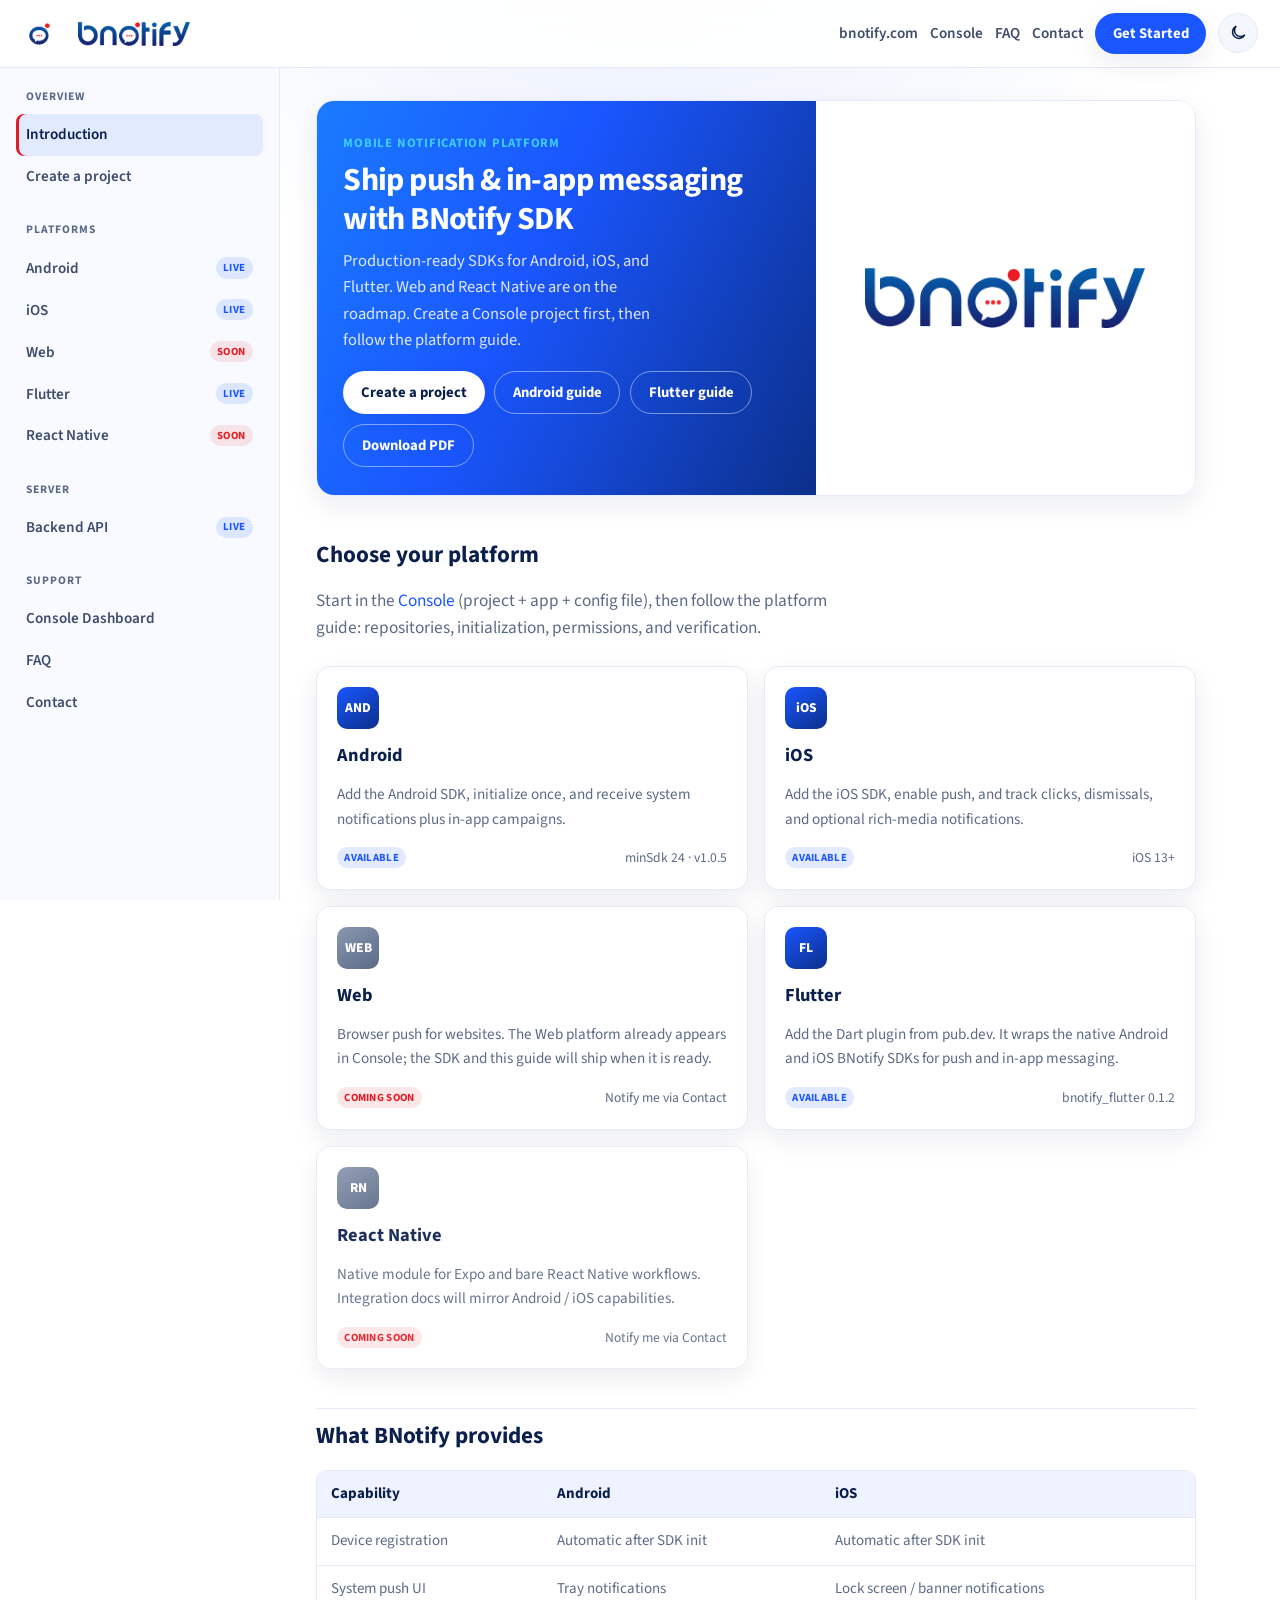
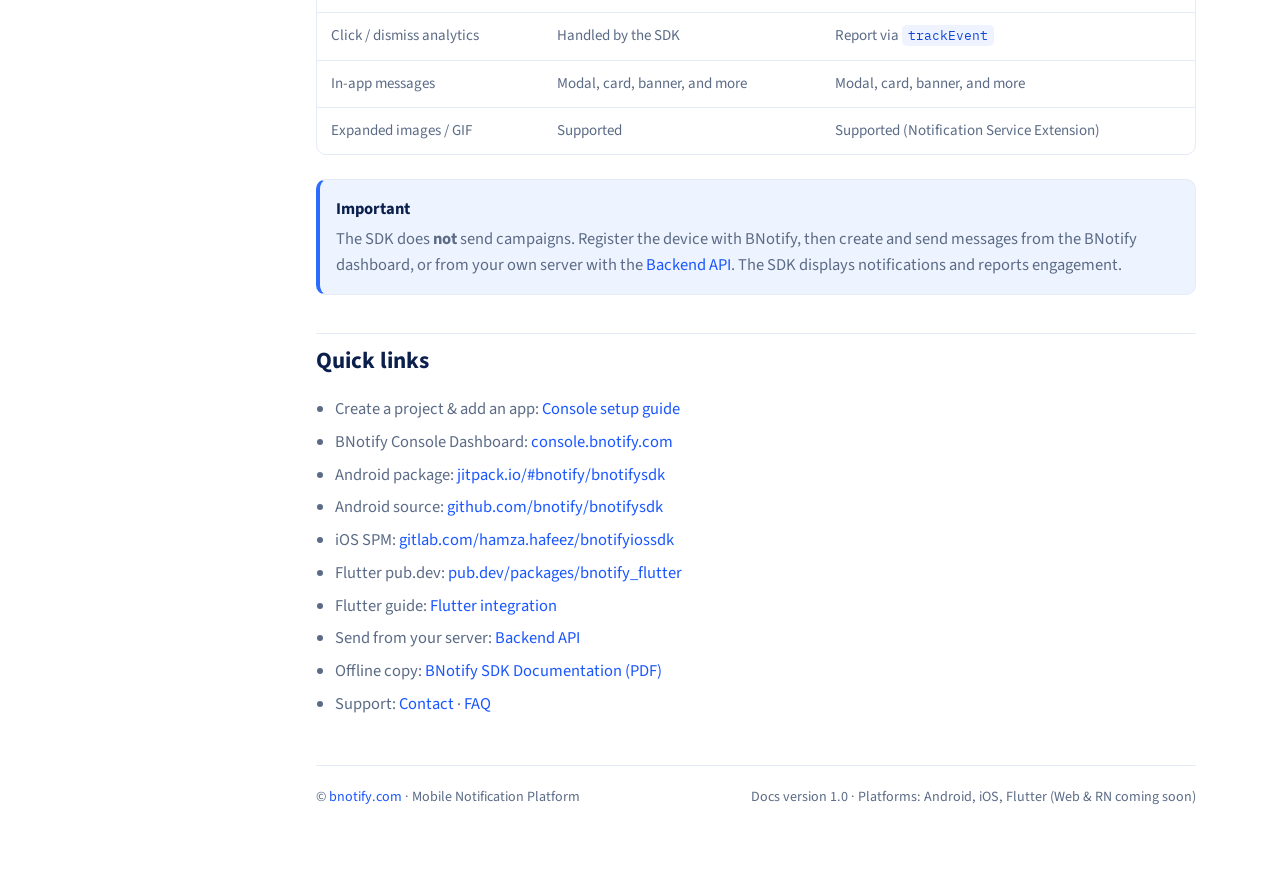
<file: index.html>
<!DOCTYPE html>
<html lang="en" data-theme="light">
<head>
  <meta charset="UTF-8" />
  <meta name="viewport" content="width=device-width, initial-scale=1" />
  <title>BNotify SDK Documentation</title>
  <meta name="description" content="Integrate BNotify push notifications and in-app messaging into Android, iOS, Web, Flutter, and React Native apps." />
  <link rel="icon" href="assets/img/icon.png" type="image/png" />
  <link rel="preconnect" href="https://fonts.googleapis.com" />
  <link rel="preconnect" href="https://fonts.gstatic.com" crossorigin />
  <link href="https://fonts.googleapis.com/css2?family=IBM+Plex+Mono:wght@400;500;600&family=Source+Sans+3:wght@400;500;600;700;800&display=swap" rel="stylesheet" />
  <link rel="stylesheet" href="assets/css/docs.css" />
  <script>
    (function () {
      var t = localStorage.getItem("bn-theme");
      document.documentElement.setAttribute("data-theme", t === "dark" ? "dark" : "light");
    })();
  </script>
</head>
<body>
  <header class="topbar">
    <a class="brand" href="index.html">
      <img class="brand-icon" src="assets/img/icon.png" alt="BNotify icon" />
      <img class="brand-logo" src="assets/img/logo.png" alt="bnotify" />
    </a>
    <div class="topbar-actions">
      <a class="topbar-link" href="https://bnotify.com/" target="_blank" rel="noopener">bnotify.com</a>
      <a class="topbar-link" href="https://console.bnotify.com/projects" target="_blank" rel="noopener">Console</a>
      <a class="topbar-link" href="faq.html">FAQ</a>
      <a class="topbar-link" href="contact.html">Contact</a>
      <a class="btn btn-primary" href="console.html">Get Started</a>
      <button class="theme-toggle" id="themeToggle" type="button" aria-label="Switch to dark theme" title="Dark theme">
        <svg class="icon-moon" viewBox="0 0 24 24" fill="none" stroke="currentColor" stroke-width="2" aria-hidden="true"><path d="M21 14.3A8.5 8.5 0 1 1 9.7 3 7 7 0 0 0 21 14.3z"/></svg>
        <svg class="icon-sun" viewBox="0 0 24 24" fill="none" stroke="currentColor" stroke-width="2" aria-hidden="true"><circle cx="12" cy="12" r="4"/><path d="M12 2v2M12 20v2M4.93 4.93l1.41 1.41M17.66 17.66l1.41 1.41M2 12h2M20 12h2M4.93 19.07l1.41-1.41M17.66 6.34l1.41-1.41"/></svg>
      </button>
      <button class="menu-toggle" id="menuToggle" aria-label="Open navigation">☰</button>
    </div>
  </header>

  <div class="layout">
    <aside class="sidebar" id="sidebar">
      <div class="sidebar-section">
        <div class="sidebar-label">Overview</div>
        <a class="nav-link" data-page="index.html" href="index.html">Introduction</a>
        <a class="nav-link" data-page="console.html" href="console.html">Create a project</a>
      </div>
      <div class="sidebar-section">
        <div class="sidebar-label">Platforms</div>
        <a class="nav-link" data-page="android.html" href="android.html">Android <span class="badge badge-live">Live</span></a>
        <a class="nav-link" data-page="ios.html" href="ios.html">iOS <span class="badge badge-live">Live</span></a>
        <a class="nav-link" data-page="web.html" href="web.html">Web <span class="badge badge-soon">Soon</span></a>
        <a class="nav-link" data-page="flutter.html" href="flutter.html">Flutter <span class="badge badge-live">Live</span></a>
        <a class="nav-link" data-page="react-native.html" href="react-native.html">React Native <span class="badge badge-soon">Soon</span></a>
      </div>
      <div class="sidebar-section">
        <div class="sidebar-label">Server</div>
        <a class="nav-link" data-page="backend-api.html" href="backend-api.html">Backend API <span class="badge badge-live">Live</span></a>
      </div>
      <div class="sidebar-section">
        <div class="sidebar-label">Support</div>
        <a class="nav-link" href="https://console.bnotify.com/projects" target="_blank" rel="noopener">Console Dashboard</a>
        <a class="nav-link" data-page="faq.html" href="faq.html">FAQ</a>
        <a class="nav-link" data-page="contact.html" href="contact.html">Contact</a>
      </div>
    </aside>

    <main class="content">
      <div class="content-inner">
        <section class="hero">
          <div class="hero-copy">
            <div class="page-kicker">Mobile Notification Platform</div>
            <h1>Ship push &amp; in-app messaging with BNotify SDK</h1>
            <p>Production-ready SDKs for Android, iOS, and Flutter. Web and React Native are on the roadmap. Create a Console project first, then follow the platform guide.</p>
            <div class="hero-actions">
              <a class="btn btn-primary" href="console.html">Create a project</a>
              <a class="btn btn-secondary" href="android.html">Android guide</a>
              <a class="btn btn-secondary" href="flutter.html">Flutter guide</a>
              <a class="btn btn-secondary" href="BNotify-SDK-Documentation.pdf">Download PDF</a>
            </div>
          </div>
          <div class="hero-brand">
            <img src="assets/img/logo.png" alt="bnotify.com — Mobile Notification Platform" />
          </div>
        </section>

        <h2>Choose your platform</h2>
        <p class="lead">Start in the <a href="console.html">Console</a> (project + app + config file), then follow the platform guide: repositories, initialization, permissions, and verification.</p>

        <div class="card-grid">
          <a class="platform-card" href="android.html">
            <div class="card-icon">AND</div>
            <h3>Android</h3>
            <p>Add the Android SDK, initialize once, and receive system notifications plus in-app campaigns.</p>
            <div class="card-foot">
              <span class="badge badge-live">Available</span>
              <span>minSdk 24 · v1.0.5</span>
            </div>
          </a>
          <a class="platform-card" href="ios.html">
            <div class="card-icon">iOS</div>
            <h3>iOS</h3>
            <p>Add the iOS SDK, enable push, and track clicks, dismissals, and optional rich-media notifications.</p>
            <div class="card-foot">
              <span class="badge badge-live">Available</span>
              <span>iOS 13+</span>
            </div>
          </a>
          <a class="platform-card" href="web.html">
            <div class="card-icon soon">WEB</div>
            <h3>Web</h3>
            <p>Browser push for websites. The Web platform already appears in Console; the SDK and this guide will ship when it is ready.</p>
            <div class="card-foot">
              <span class="badge badge-soon">Coming soon</span>
              <span>Notify me via Contact</span>
            </div>
          </a>
          <a class="platform-card" href="flutter.html">
            <div class="card-icon">FL</div>
            <h3>Flutter</h3>
            <p>Add the Dart plugin from pub.dev. It wraps the native Android and iOS BNotify SDKs for push and in-app messaging.</p>
            <div class="card-foot">
              <span class="badge badge-live">Available</span>
              <span>bnotify_flutter 0.1.2</span>
            </div>
          </a>
          <div class="platform-card disabled">
            <div class="card-icon soon">RN</div>
            <h3>React Native</h3>
            <p>Native module for Expo and bare React Native workflows. Integration docs will mirror Android / iOS capabilities.</p>
            <div class="card-foot">
              <span class="badge badge-soon">Coming soon</span>
              <span>Notify me via Contact</span>
            </div>
          </div>
        </div>

        <h2>What BNotify provides</h2>
        <div class="table-wrap">
          <table>
            <thead>
              <tr>
                <th>Capability</th>
                <th>Android</th>
                <th>iOS</th>
              </tr>
            </thead>
            <tbody>
              <tr>
                <td>Device registration</td>
                <td>Automatic after SDK init</td>
                <td>Automatic after SDK init</td>
              </tr>
              <tr>
                <td>System push UI</td>
                <td>Tray notifications</td>
                <td>Lock screen / banner notifications</td>
              </tr>
              <tr>
                <td>Click / dismiss analytics</td>
                <td>Handled by the SDK</td>
                <td>Report via <code>trackEvent</code></td>
              </tr>
              <tr>
                <td>In-app messages</td>
                <td>Modal, card, banner, and more</td>
                <td>Modal, card, banner, and more</td>
              </tr>
              <tr>
                <td>Expanded images / GIF</td>
                <td>Supported</td>
                <td>Supported (Notification Service Extension)</td>
              </tr>
            </tbody>
          </table>
        </div>

        <div class="callout info">
          <div class="callout-title">Important</div>
          <p>The SDK does <strong>not</strong> send campaigns. Register the device with BNotify, then create and send messages from the BNotify dashboard, or from your own server with the <a href="backend-api.html">Backend API</a>. The SDK displays notifications and reports engagement.</p>
        </div>

        <h2>Quick links</h2>
        <ul class="clean">
          <li>Create a project &amp; add an app: <a href="console.html">Console setup guide</a></li>
          <li>BNotify Console Dashboard: <a href="https://console.bnotify.com/" target="_blank" rel="noopener">console.bnotify.com</a></li>
          <li>Android package: <a href="https://jitpack.io/#bnotify/bnotifysdk" target="_blank" rel="noopener">jitpack.io/#bnotify/bnotifysdk</a></li>
          <li>Android source: <a href="https://github.com/bnotify/bnotifysdk" target="_blank" rel="noopener">github.com/bnotify/bnotifysdk</a></li>
          <li>iOS SPM: <a href="https://gitlab.com/hamza.hafeez/bnotifyiossdk" target="_blank" rel="noopener">gitlab.com/hamza.hafeez/bnotifyiossdk</a></li>
          <li>Flutter pub.dev: <a href="https://pub.dev/packages/bnotify_flutter" target="_blank" rel="noopener">pub.dev/packages/bnotify_flutter</a></li>
          <li>Flutter guide: <a href="flutter.html">Flutter integration</a></li>
          <li>Send from your server: <a href="backend-api.html">Backend API</a></li>
          <li>Offline copy: <a href="BNotify-SDK-Documentation.pdf">BNotify SDK Documentation (PDF)</a></li>
          <li>Support: <a href="contact.html">Contact</a> · <a href="faq.html">FAQ</a></li>
        </ul>

        <footer class="footer">
          <span>© <a href="https://bnotify.com/" target="_blank" rel="noopener">bnotify.com</a> · Mobile Notification Platform</span>
          <span>Docs version 1.0 · Platforms: Android, iOS, Flutter (Web &amp; RN coming soon)</span>
        </footer>
      </div>
    </main>
  </div>
  <script src="assets/js/docs.js"></script>
</body>
</html>
</file>
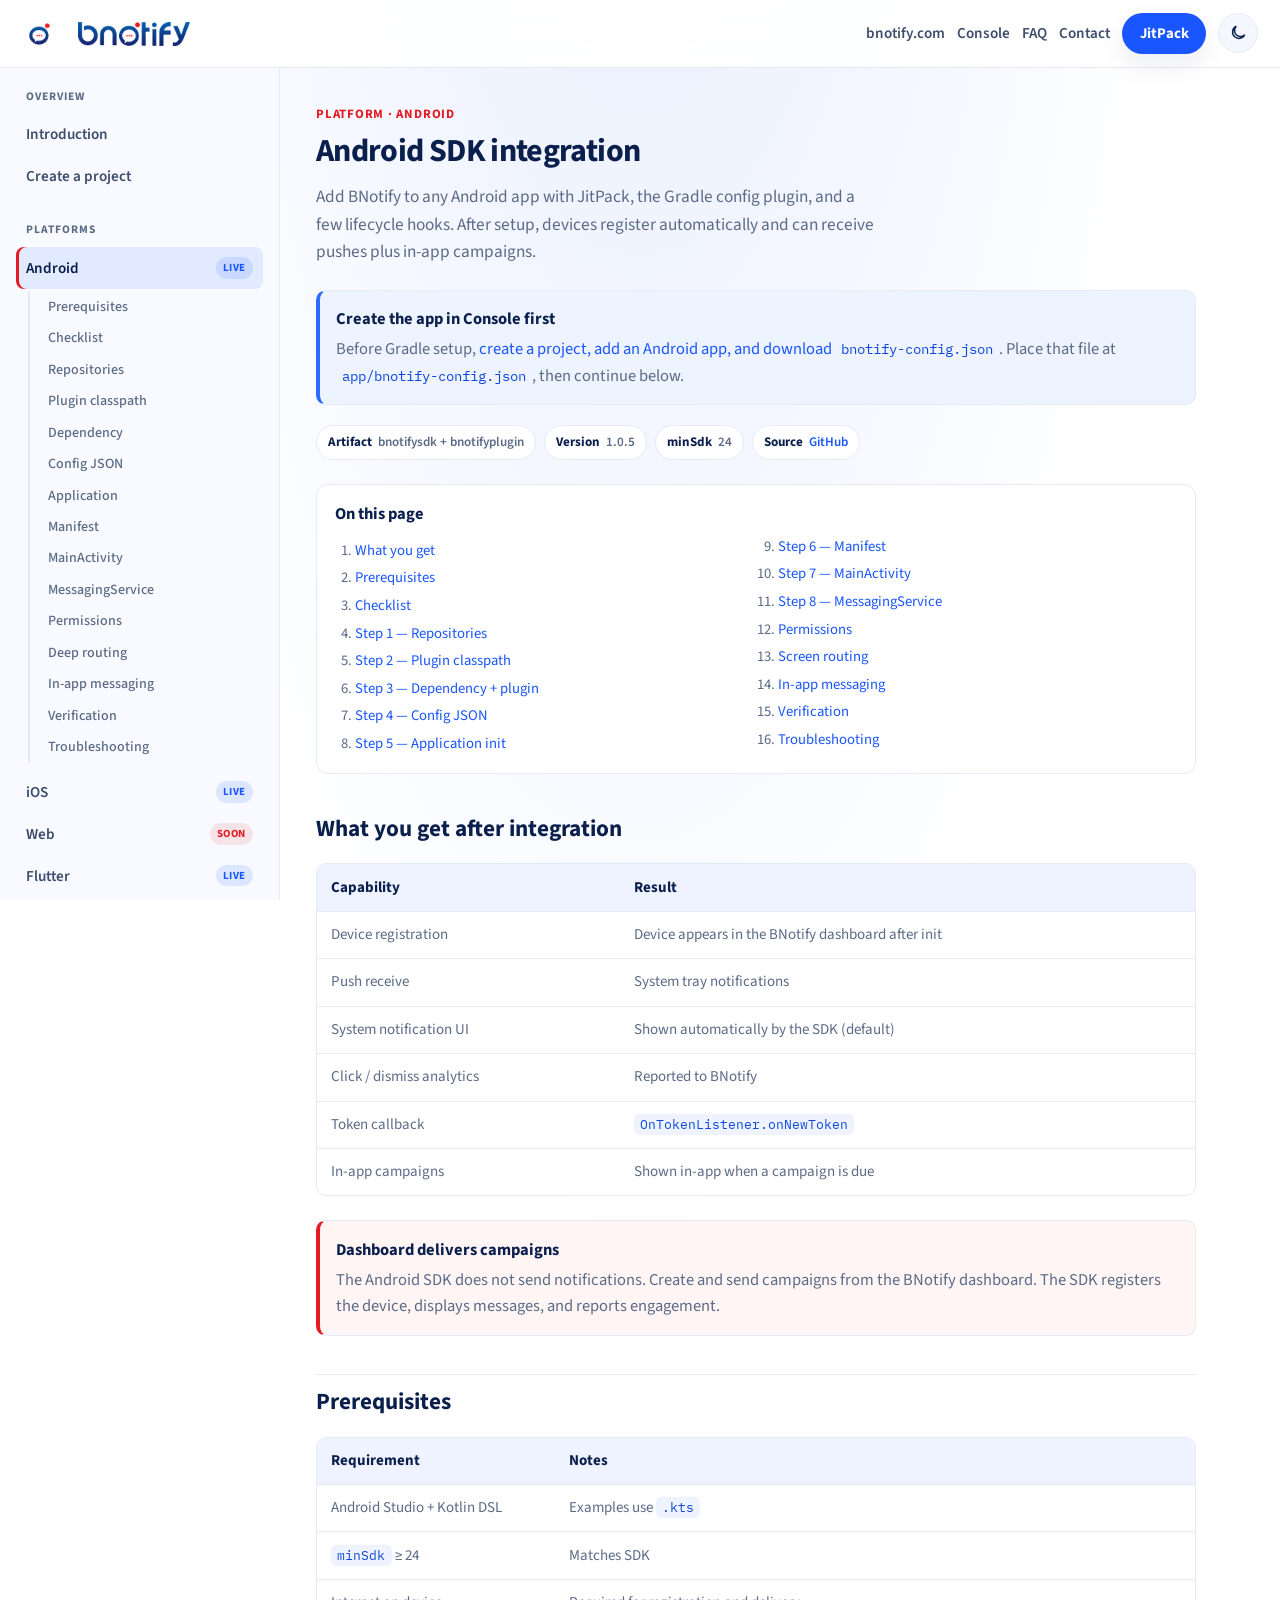
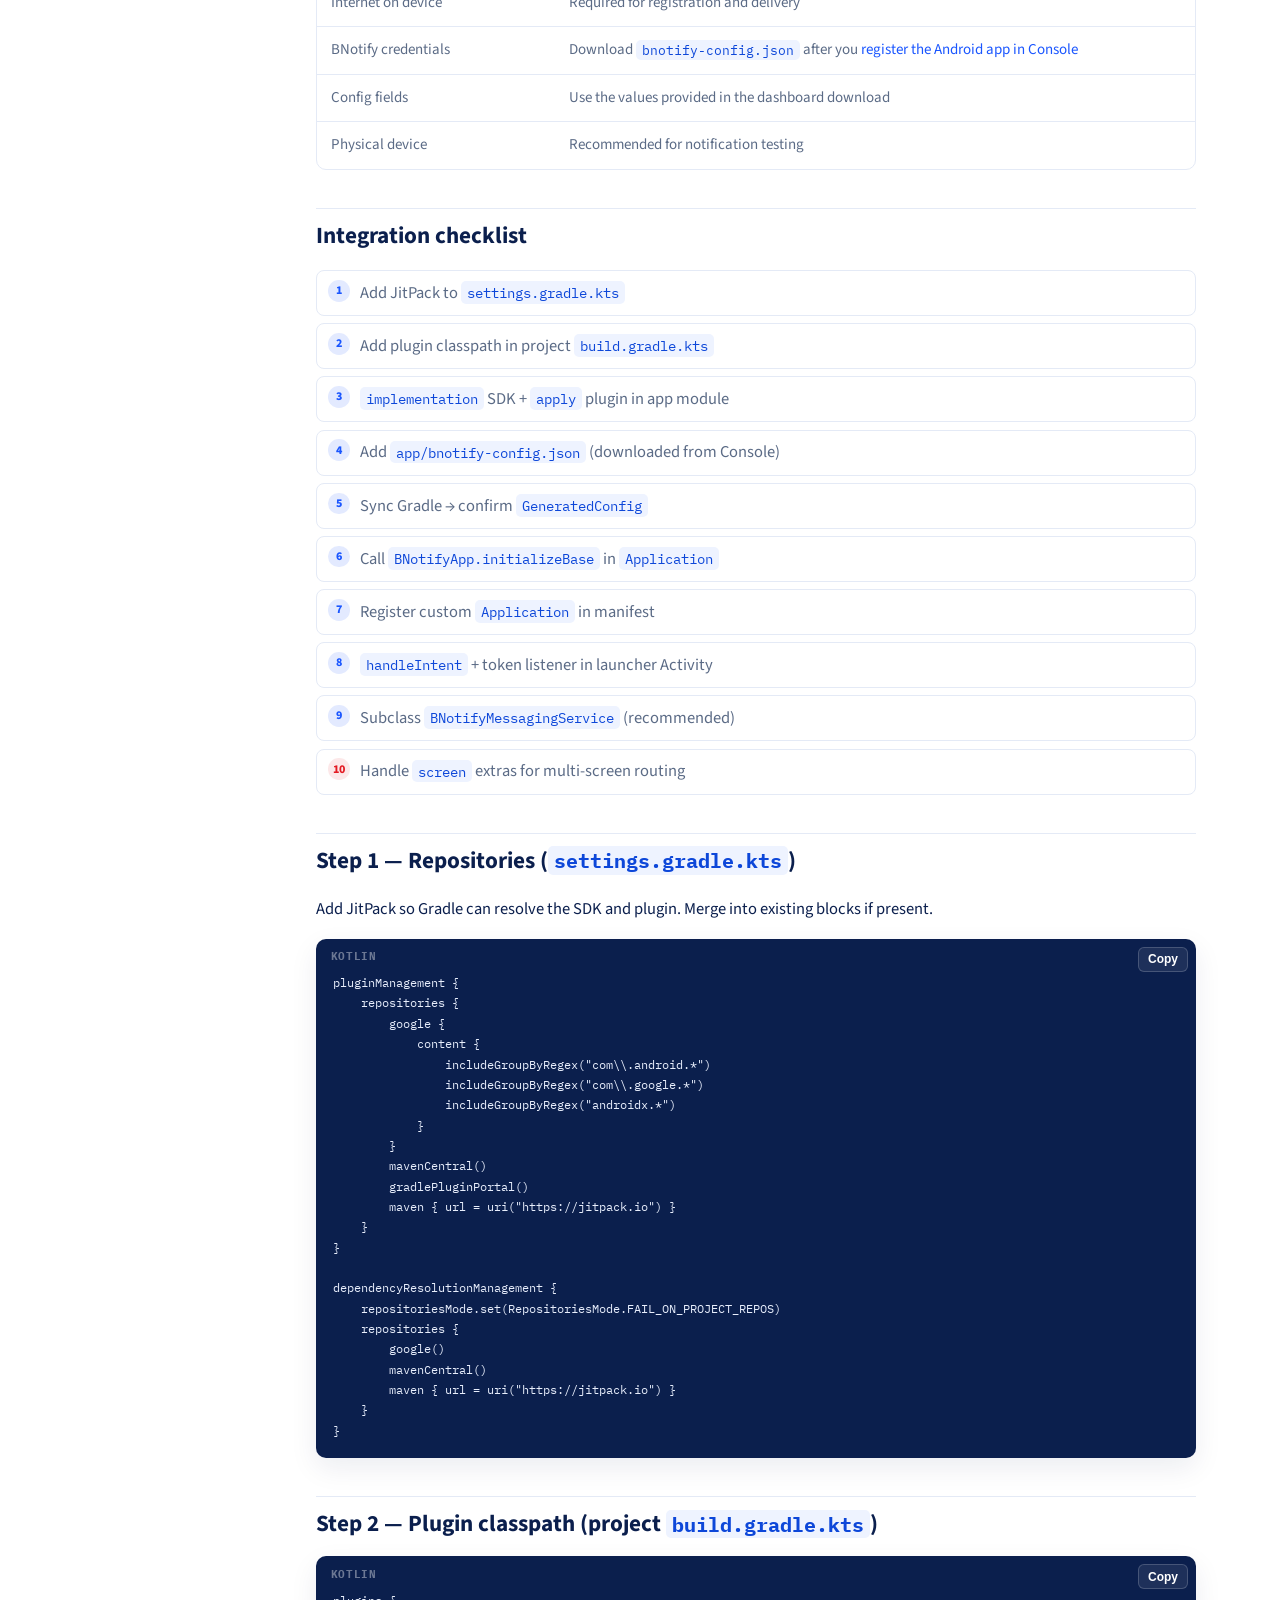
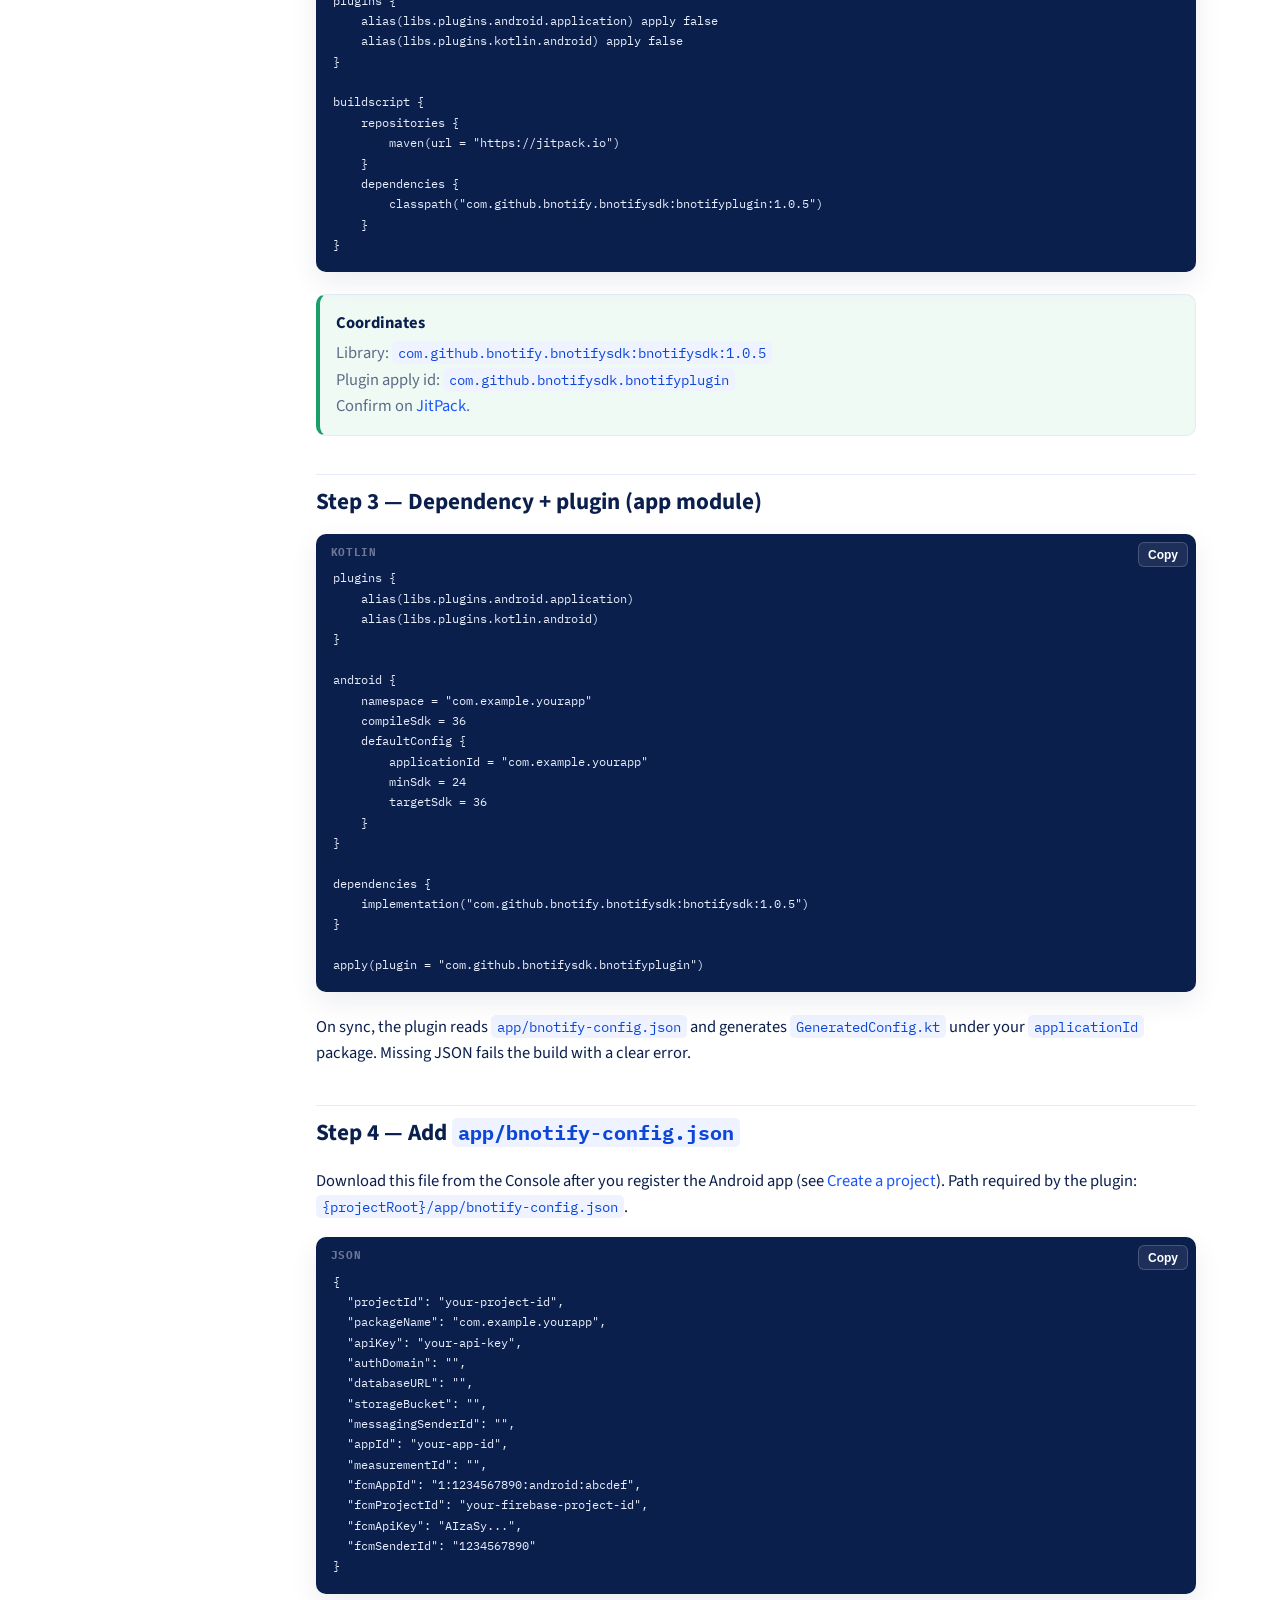
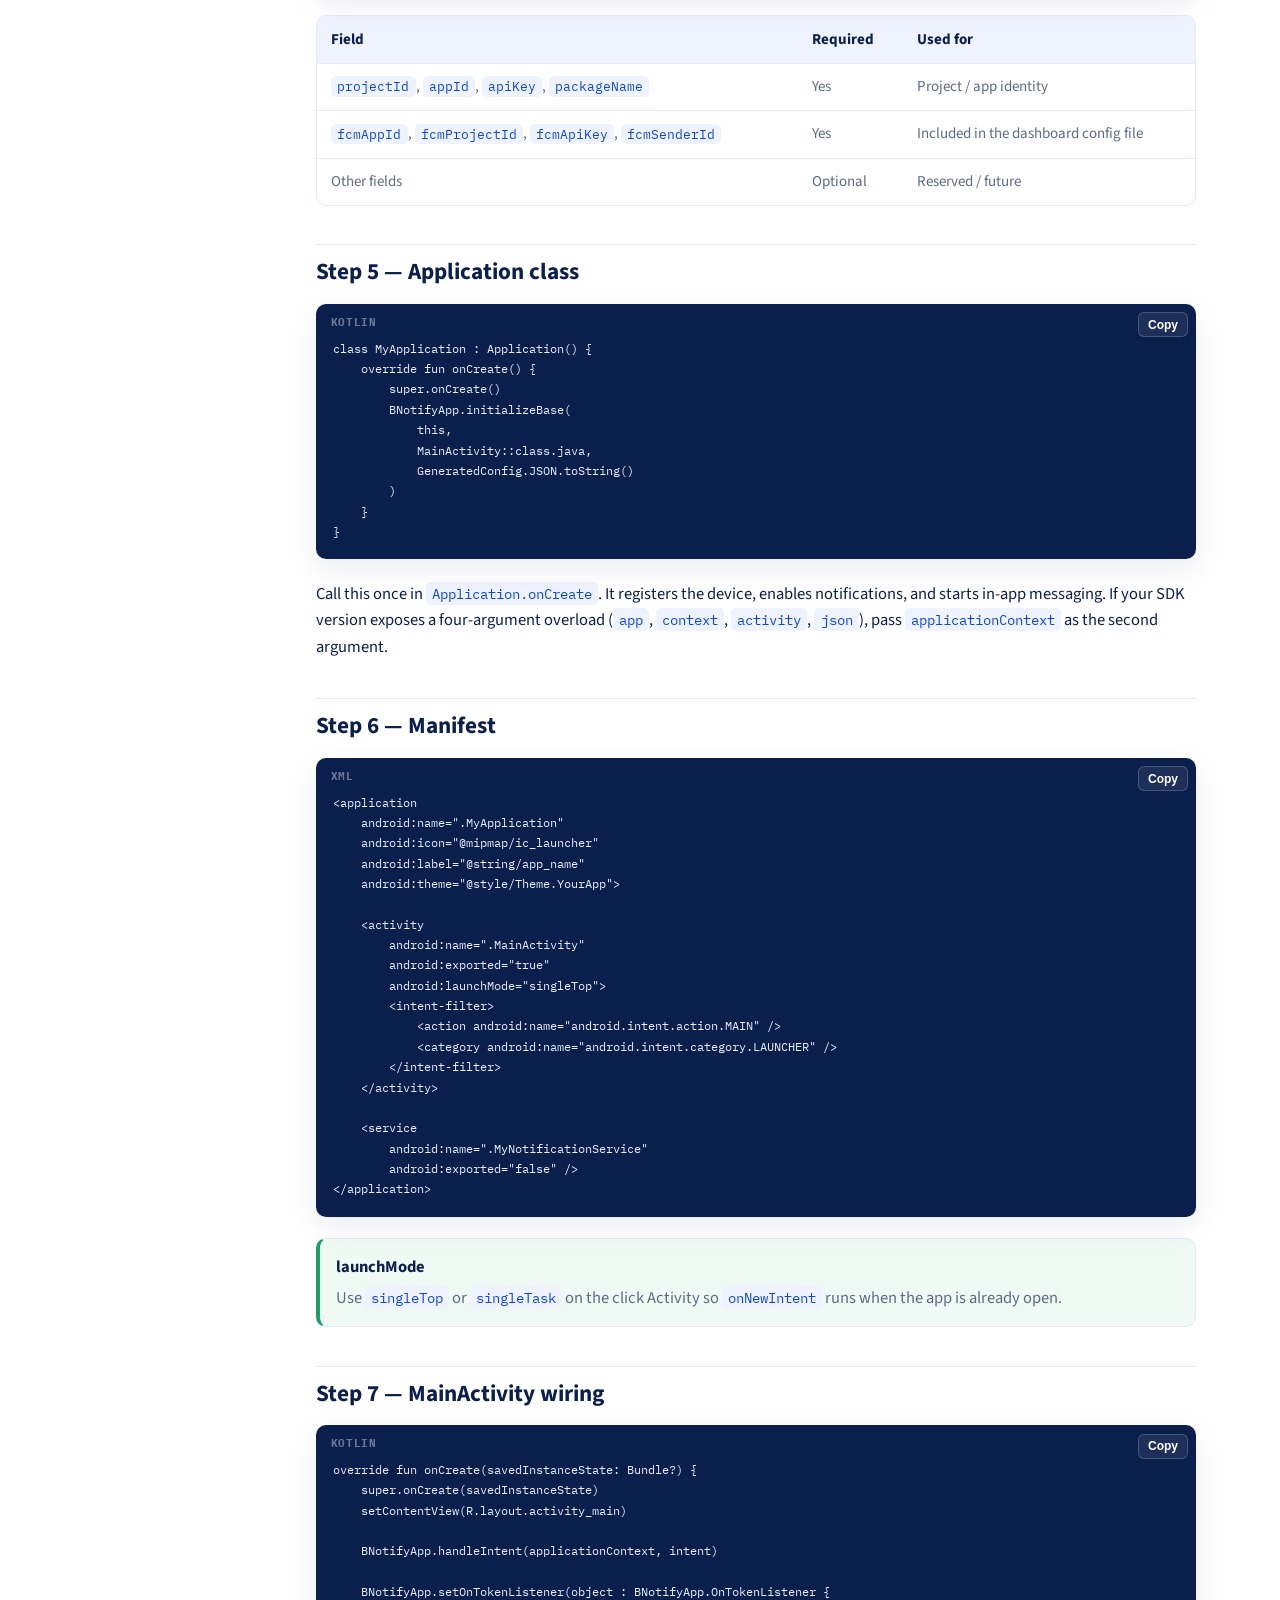
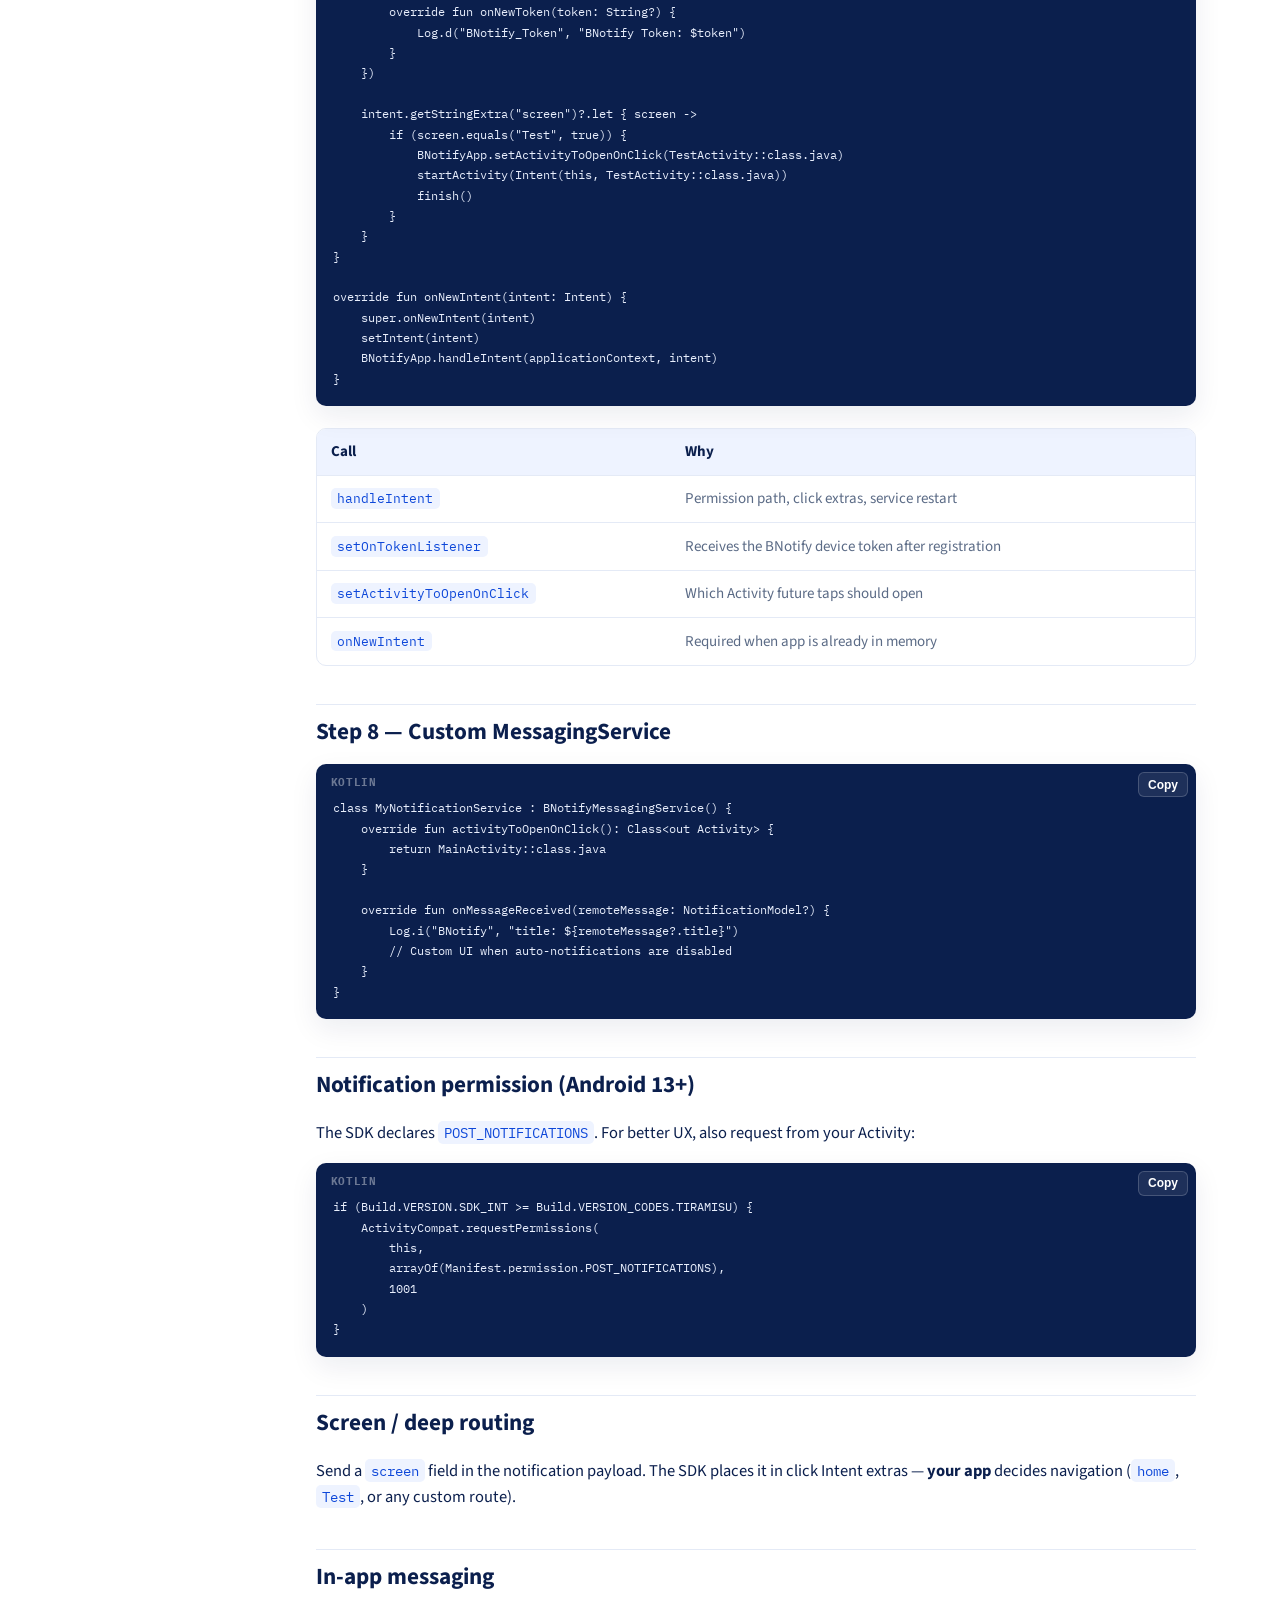
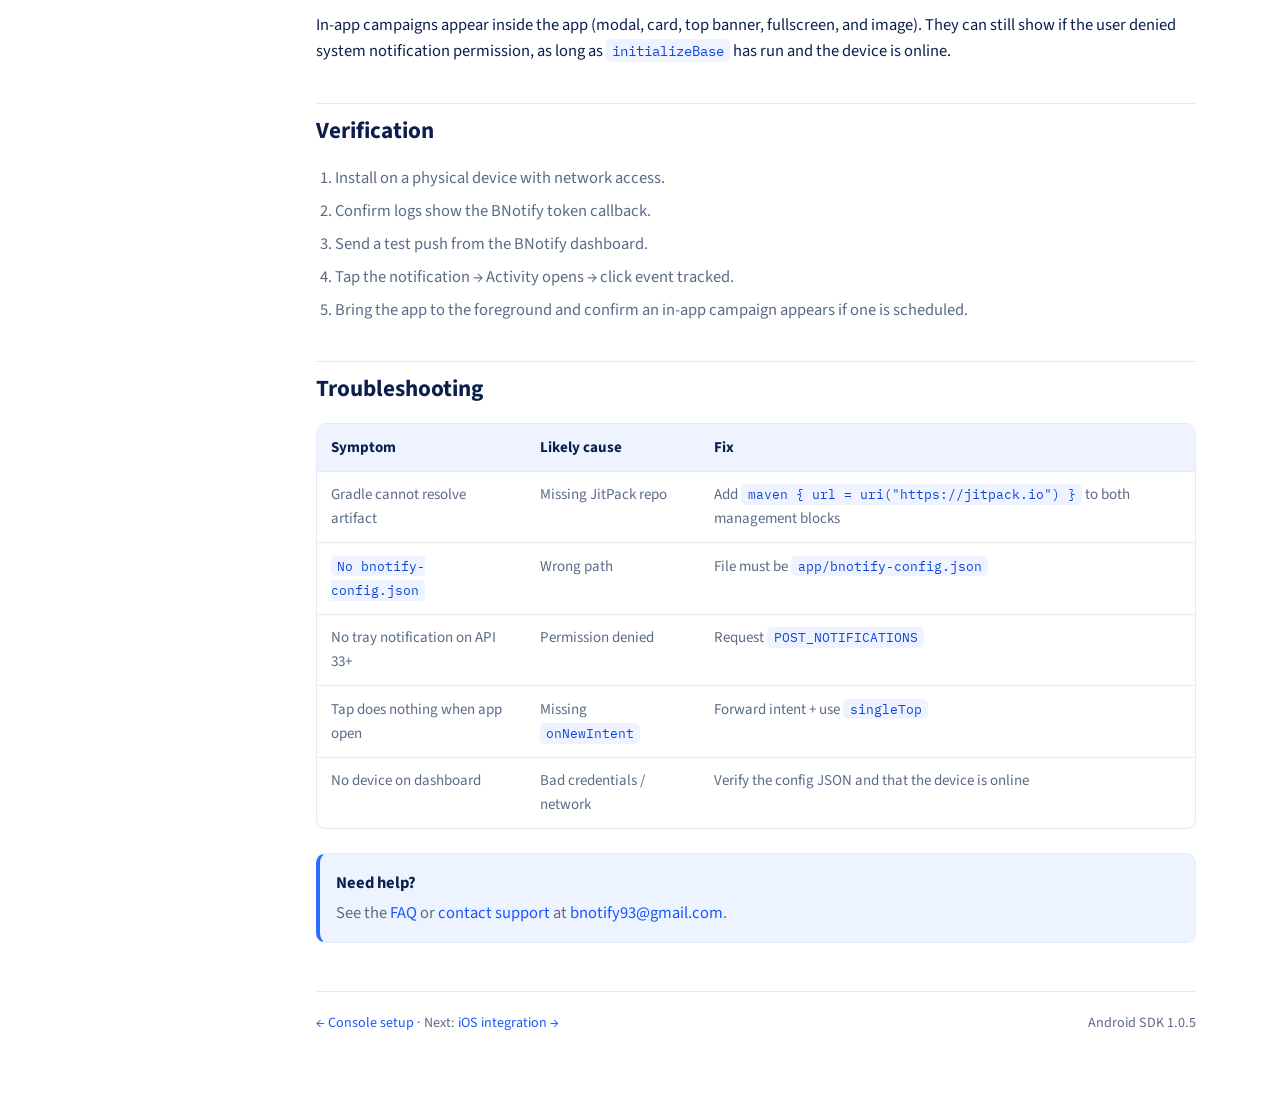
<file: android.html>
<!DOCTYPE html>
<html lang="en" data-theme="light">
<head>
  <meta charset="UTF-8" />
  <meta name="viewport" content="width=device-width, initial-scale=1" />
  <title>Android Integration — BNotify SDK</title>
  <meta name="description" content="Step-by-step guide to integrate the BNotify Android SDK via JitPack." />
  <link rel="icon" href="assets/img/icon.png" type="image/png" />
  <link rel="preconnect" href="https://fonts.googleapis.com" />
  <link rel="preconnect" href="https://fonts.gstatic.com" crossorigin />
  <link href="https://fonts.googleapis.com/css2?family=IBM+Plex+Mono:wght@400;500;600&family=Source+Sans+3:wght@400;500;600;700;800&display=swap" rel="stylesheet" />
  <link rel="stylesheet" href="assets/css/docs.css" />
  <script>
    (function () {
      var t = localStorage.getItem("bn-theme");
      document.documentElement.setAttribute("data-theme", t === "dark" ? "dark" : "light");
    })();
  </script>
</head>
<body>
  <header class="topbar">
    <a class="brand" href="index.html">
      <img class="brand-icon" src="assets/img/icon.png" alt="BNotify icon" />
      <img class="brand-logo" src="assets/img/logo.png" alt="bnotify" />
    </a>
    <div class="topbar-actions">
      <a class="topbar-link" href="https://bnotify.com/" target="_blank" rel="noopener">bnotify.com</a>
      <a class="topbar-link" href="https://console.bnotify.com/projects" target="_blank" rel="noopener">Console</a>
      <a class="topbar-link" href="faq.html">FAQ</a>
      <a class="topbar-link" href="contact.html">Contact</a>
      <a class="btn btn-primary" href="https://jitpack.io/#bnotify/bnotifysdk" target="_blank" rel="noopener">JitPack</a>
      <button class="theme-toggle" id="themeToggle" type="button" aria-label="Switch to dark theme" title="Dark theme">
        <svg class="icon-moon" viewBox="0 0 24 24" fill="none" stroke="currentColor" stroke-width="2" aria-hidden="true"><path d="M21 14.3A8.5 8.5 0 1 1 9.7 3 7 7 0 0 0 21 14.3z"/></svg>
        <svg class="icon-sun" viewBox="0 0 24 24" fill="none" stroke="currentColor" stroke-width="2" aria-hidden="true"><circle cx="12" cy="12" r="4"/><path d="M12 2v2M12 20v2M4.93 4.93l1.41 1.41M17.66 17.66l1.41 1.41M2 12h2M20 12h2M4.93 19.07l1.41-1.41M17.66 6.34l1.41-1.41"/></svg>
      </button>
      <button class="menu-toggle" id="menuToggle" aria-label="Open navigation">☰</button>
    </div>
  </header>

  <div class="layout">
    <aside class="sidebar" id="sidebar">
      <div class="sidebar-section">
        <div class="sidebar-label">Overview</div>
        <a class="nav-link" data-page="index.html" href="index.html">Introduction</a>
        <a class="nav-link" data-page="console.html" href="console.html">Create a project</a>
      </div>
      <div class="sidebar-section">
        <div class="sidebar-label">Platforms</div>
        <a class="nav-link" data-page="android.html" href="android.html">Android <span class="badge badge-live">Live</span></a>
        <div class="nav-sub">
          <a href="#prerequisites">Prerequisites</a>
          <a href="#checklist">Checklist</a>
          <a href="#step-1">Repositories</a>
          <a href="#step-2">Plugin classpath</a>
          <a href="#step-3">Dependency</a>
          <a href="#step-4">Config JSON</a>
          <a href="#step-5">Application</a>
          <a href="#step-6">Manifest</a>
          <a href="#step-7">MainActivity</a>
          <a href="#step-8">MessagingService</a>
          <a href="#permissions">Permissions</a>
          <a href="#routing">Deep routing</a>
          <a href="#inapp">In-app messaging</a>
          <a href="#verify">Verification</a>
          <a href="#troubleshoot">Troubleshooting</a>
        </div>
        <a class="nav-link" data-page="ios.html" href="ios.html">iOS <span class="badge badge-live">Live</span></a>
        <a class="nav-link" data-page="web.html" href="web.html">Web <span class="badge badge-soon">Soon</span></a>
        <a class="nav-link" data-page="flutter.html" href="flutter.html">Flutter <span class="badge badge-live">Live</span></a>
        <a class="nav-link" data-page="react-native.html" href="react-native.html">React Native <span class="badge badge-soon">Soon</span></a>
      </div>
      <div class="sidebar-section">
        <div class="sidebar-label">Server</div>
        <a class="nav-link" data-page="backend-api.html" href="backend-api.html">Backend API <span class="badge badge-live">Live</span></a>
      </div>
      <div class="sidebar-section">
        <div class="sidebar-label">Support</div>
        <a class="nav-link" href="https://console.bnotify.com/projects" target="_blank" rel="noopener">Console Dashboard</a>
        <a class="nav-link" data-page="faq.html" href="faq.html">FAQ</a>
        <a class="nav-link" data-page="contact.html" href="contact.html">Contact</a>
      </div>
    </aside>

    <main class="content">
      <div class="content-inner">
        <div class="page-kicker">Platform · Android</div>
        <h1>Android SDK integration</h1>
        <p class="lead">Add BNotify to any Android app with JitPack, the Gradle config plugin, and a few lifecycle hooks. After setup, devices register automatically and can receive pushes plus in-app campaigns.</p>

        <div class="callout info">
          <div class="callout-title">Create the app in Console first</div>
          <p>Before Gradle setup, <a href="console.html">create a project, add an Android app, and download <code>bnotify-config.json</code></a>. Place that file at <code>app/bnotify-config.json</code>, then continue below.</p>
        </div>

        <div class="meta-row">
          <span class="chip"><strong>Artifact</strong> bnotifysdk + bnotifyplugin</span>
          <span class="chip"><strong>Version</strong> 1.0.5</span>
          <span class="chip"><strong>minSdk</strong> 24</span>
          <span class="chip"><strong>Source</strong> <a href="https://github.com/bnotify/bnotifysdk" target="_blank" rel="noopener">GitHub</a></span>
        </div>

        <div class="toc-inline">
          <strong>On this page</strong>
          <ol>
            <li><a href="#what-you-get">What you get</a></li>
            <li><a href="#prerequisites">Prerequisites</a></li>
            <li><a href="#checklist">Checklist</a></li>
            <li><a href="#step-1">Step 1 — Repositories</a></li>
            <li><a href="#step-2">Step 2 — Plugin classpath</a></li>
            <li><a href="#step-3">Step 3 — Dependency + plugin</a></li>
            <li><a href="#step-4">Step 4 — Config JSON</a></li>
            <li><a href="#step-5">Step 5 — Application init</a></li>
            <li><a href="#step-6">Step 6 — Manifest</a></li>
            <li><a href="#step-7">Step 7 — MainActivity</a></li>
            <li><a href="#step-8">Step 8 — MessagingService</a></li>
            <li><a href="#permissions">Permissions</a></li>
            <li><a href="#routing">Screen routing</a></li>
            <li><a href="#inapp">In-app messaging</a></li>
            <li><a href="#verify">Verification</a></li>
            <li><a href="#troubleshoot">Troubleshooting</a></li>
          </ol>
        </div>

        <h2 id="what-you-get">What you get after integration</h2>
        <div class="table-wrap">
          <table>
            <thead><tr><th>Capability</th><th>Result</th></tr></thead>
            <tbody>
              <tr><td>Device registration</td><td>Device appears in the BNotify dashboard after init</td></tr>
              <tr><td>Push receive</td><td>System tray notifications</td></tr>
              <tr><td>System notification UI</td><td>Shown automatically by the SDK (default)</td></tr>
              <tr><td>Click / dismiss analytics</td><td>Reported to BNotify</td></tr>
              <tr><td>Token callback</td><td><code>OnTokenListener.onNewToken</code></td></tr>
              <tr><td>In-app campaigns</td><td>Shown in-app when a campaign is due</td></tr>
            </tbody>
          </table>
        </div>
        <div class="callout warn">
          <div class="callout-title">Dashboard delivers campaigns</div>
          <p>The Android SDK does not send notifications. Create and send campaigns from the BNotify dashboard. The SDK registers the device, displays messages, and reports engagement.</p>
        </div>

        <h2 id="prerequisites">Prerequisites</h2>
        <div class="table-wrap">
          <table>
            <thead><tr><th>Requirement</th><th>Notes</th></tr></thead>
            <tbody>
              <tr><td>Android Studio + Kotlin DSL</td><td>Examples use <code>.kts</code></td></tr>
              <tr><td><code>minSdk</code> ≥ 24</td><td>Matches SDK</td></tr>
              <tr><td>Internet on device</td><td>Required for registration and delivery</td></tr>
              <tr><td>BNotify credentials</td><td>Download <code>bnotify-config.json</code> after you <a href="console.html">register the Android app in Console</a></td></tr>
              <tr><td>Config fields</td><td>Use the values provided in the dashboard download</td></tr>
              <tr><td>Physical device</td><td>Recommended for notification testing</td></tr>
            </tbody>
          </table>
        </div>

        <h2 id="checklist">Integration checklist</h2>
        <ul class="checklist">
          <li><span class="mark">1</span><span>Add JitPack to <code>settings.gradle.kts</code></span></li>
          <li><span class="mark">2</span><span>Add plugin classpath in project <code>build.gradle.kts</code></span></li>
          <li><span class="mark">3</span><span><code>implementation</code> SDK + <code>apply</code> plugin in app module</span></li>
          <li><span class="mark">4</span><span>Add <code>app/bnotify-config.json</code> (downloaded from Console)</span></li>
          <li><span class="mark">5</span><span>Sync Gradle → confirm <code>GeneratedConfig</code></span></li>
          <li><span class="mark">6</span><span>Call <code>BNotifyApp.initializeBase</code> in <code>Application</code></span></li>
          <li><span class="mark">7</span><span>Register custom <code>Application</code> in manifest</span></li>
          <li><span class="mark">8</span><span><code>handleIntent</code> + token listener in launcher Activity</span></li>
          <li><span class="mark">9</span><span>Subclass <code>BNotifyMessagingService</code> (recommended)</span></li>
          <li><span class="mark opt">10</span><span>Handle <code>screen</code> extras for multi-screen routing</span></li>
        </ul>

        <h2 id="step-1">Step 1 — Repositories (<code>settings.gradle.kts</code>)</h2>
        <p>Add JitPack so Gradle can resolve the SDK and plugin. Merge into existing blocks if present.</p>
        <div class="pre-wrap">
          <span class="lang">Kotlin</span>
          <button class="copy-btn" type="button">Copy</button>
          <pre><code>pluginManagement {
    repositories {
        google {
            content {
                includeGroupByRegex("com\\.android.*")
                includeGroupByRegex("com\\.google.*")
                includeGroupByRegex("androidx.*")
            }
        }
        mavenCentral()
        gradlePluginPortal()
        maven { url = uri("https://jitpack.io") }
    }
}

dependencyResolutionManagement {
    repositoriesMode.set(RepositoriesMode.FAIL_ON_PROJECT_REPOS)
    repositories {
        google()
        mavenCentral()
        maven { url = uri("https://jitpack.io") }
    }
}</code></pre>
        </div>

        <h2 id="step-2">Step 2 — Plugin classpath (project <code>build.gradle.kts</code>)</h2>
        <div class="pre-wrap">
          <span class="lang">Kotlin</span>
          <button class="copy-btn" type="button">Copy</button>
          <pre><code>plugins {
    alias(libs.plugins.android.application) apply false
    alias(libs.plugins.kotlin.android) apply false
}

buildscript {
    repositories {
        maven(url = "https://jitpack.io")
    }
    dependencies {
        classpath("com.github.bnotify.bnotifysdk:bnotifyplugin:1.0.5")
    }
}</code></pre>
        </div>
        <div class="callout tip">
          <div class="callout-title">Coordinates</div>
          <p>Library: <code>com.github.bnotify.bnotifysdk:bnotifysdk:1.0.5</code><br />
          Plugin apply id: <code>com.github.bnotifysdk.bnotifyplugin</code><br />
          Confirm on <a href="https://jitpack.io/#bnotify/bnotifysdk" target="_blank" rel="noopener">JitPack</a>.</p>
        </div>

        <h2 id="step-3">Step 3 — Dependency + plugin (app module)</h2>
        <div class="pre-wrap">
          <span class="lang">Kotlin</span>
          <button class="copy-btn" type="button">Copy</button>
          <pre><code>plugins {
    alias(libs.plugins.android.application)
    alias(libs.plugins.kotlin.android)
}

android {
    namespace = "com.example.yourapp"
    compileSdk = 36
    defaultConfig {
        applicationId = "com.example.yourapp"
        minSdk = 24
        targetSdk = 36
    }
}

dependencies {
    implementation("com.github.bnotify.bnotifysdk:bnotifysdk:1.0.5")
}

apply(plugin = "com.github.bnotifysdk.bnotifyplugin")</code></pre>
        </div>
        <p>On sync, the plugin reads <code>app/bnotify-config.json</code> and generates <code>GeneratedConfig.kt</code> under your <code>applicationId</code> package. Missing JSON fails the build with a clear error.</p>

        <h2 id="step-4">Step 4 — Add <code>app/bnotify-config.json</code></h2>
        <p>Download this file from the Console after you register the Android app (see <a href="console.html#config">Create a project</a>). Path required by the plugin: <code>{projectRoot}/app/bnotify-config.json</code>.</p>
        <div class="pre-wrap">
          <span class="lang">JSON</span>
          <button class="copy-btn" type="button">Copy</button>
          <pre><code>{
  "projectId": "your-project-id",
  "packageName": "com.example.yourapp",
  "apiKey": "your-api-key",
  "authDomain": "",
  "databaseURL": "",
  "storageBucket": "",
  "messagingSenderId": "",
  "appId": "your-app-id",
  "measurementId": "",
  "fcmAppId": "1:1234567890:android:abcdef",
  "fcmProjectId": "your-firebase-project-id",
  "fcmApiKey": "AIzaSy...",
  "fcmSenderId": "1234567890"
}</code></pre>
        </div>
        <div class="table-wrap">
          <table>
            <thead><tr><th>Field</th><th>Required</th><th>Used for</th></tr></thead>
            <tbody>
              <tr><td><code>projectId</code>, <code>appId</code>, <code>apiKey</code>, <code>packageName</code></td><td>Yes</td><td>Project / app identity</td></tr>
              <tr><td><code>fcmAppId</code>, <code>fcmProjectId</code>, <code>fcmApiKey</code>, <code>fcmSenderId</code></td><td>Yes</td><td>Included in the dashboard config file</td></tr>
              <tr><td>Other fields</td><td>Optional</td><td>Reserved / future</td></tr>
            </tbody>
          </table>
        </div>

        <h2 id="step-5">Step 5 — Application class</h2>
        <div class="pre-wrap">
          <span class="lang">Kotlin</span>
          <button class="copy-btn" type="button">Copy</button>
          <pre><code>class MyApplication : Application() {
    override fun onCreate() {
        super.onCreate()
        BNotifyApp.initializeBase(
            this,
            MainActivity::class.java,
            GeneratedConfig.JSON.toString()
        )
    }
}</code></pre>
        </div>
        <p>Call this once in <code>Application.onCreate</code>. It registers the device, enables notifications, and starts in-app messaging. If your SDK version exposes a four-argument overload (<code>app</code>, <code>context</code>, <code>activity</code>, <code>json</code>), pass <code>applicationContext</code> as the second argument.</p>

        <h2 id="step-6">Step 6 — Manifest</h2>
        <div class="pre-wrap">
          <span class="lang">XML</span>
          <button class="copy-btn" type="button">Copy</button>
          <pre><code>&lt;application
    android:name=".MyApplication"
    android:icon="@mipmap/ic_launcher"
    android:label="@string/app_name"
    android:theme="@style/Theme.YourApp"&gt;

    &lt;activity
        android:name=".MainActivity"
        android:exported="true"
        android:launchMode="singleTop"&gt;
        &lt;intent-filter&gt;
            &lt;action android:name="android.intent.action.MAIN" /&gt;
            &lt;category android:name="android.intent.category.LAUNCHER" /&gt;
        &lt;/intent-filter&gt;
    &lt;/activity&gt;

    &lt;service
        android:name=".MyNotificationService"
        android:exported="false" /&gt;
&lt;/application&gt;</code></pre>
        </div>
        <div class="callout tip">
          <div class="callout-title">launchMode</div>
          <p>Use <code>singleTop</code> or <code>singleTask</code> on the click Activity so <code>onNewIntent</code> runs when the app is already open.</p>
        </div>

        <h2 id="step-7">Step 7 — MainActivity wiring</h2>
        <div class="pre-wrap">
          <span class="lang">Kotlin</span>
          <button class="copy-btn" type="button">Copy</button>
          <pre><code>override fun onCreate(savedInstanceState: Bundle?) {
    super.onCreate(savedInstanceState)
    setContentView(R.layout.activity_main)

    BNotifyApp.handleIntent(applicationContext, intent)

    BNotifyApp.setOnTokenListener(object : BNotifyApp.OnTokenListener {
        override fun onNewToken(token: String?) {
            Log.d("BNotify_Token", "BNotify Token: $token")
        }
    })

    intent.getStringExtra("screen")?.let { screen -&gt;
        if (screen.equals("Test", true)) {
            BNotifyApp.setActivityToOpenOnClick(TestActivity::class.java)
            startActivity(Intent(this, TestActivity::class.java))
            finish()
        }
    }
}

override fun onNewIntent(intent: Intent) {
    super.onNewIntent(intent)
    setIntent(intent)
    BNotifyApp.handleIntent(applicationContext, intent)
}</code></pre>
        </div>
        <div class="table-wrap">
          <table>
            <thead><tr><th>Call</th><th>Why</th></tr></thead>
            <tbody>
              <tr><td><code>handleIntent</code></td><td>Permission path, click extras, service restart</td></tr>
              <tr><td><code>setOnTokenListener</code></td><td>Receives the BNotify device token after registration</td></tr>
              <tr><td><code>setActivityToOpenOnClick</code></td><td>Which Activity future taps should open</td></tr>
              <tr><td><code>onNewIntent</code></td><td>Required when app is already in memory</td></tr>
            </tbody>
          </table>
        </div>

        <h2 id="step-8">Step 8 — Custom MessagingService</h2>
        <div class="pre-wrap">
          <span class="lang">Kotlin</span>
          <button class="copy-btn" type="button">Copy</button>
          <pre><code>class MyNotificationService : BNotifyMessagingService() {
    override fun activityToOpenOnClick(): Class&lt;out Activity&gt; {
        return MainActivity::class.java
    }

    override fun onMessageReceived(remoteMessage: NotificationModel?) {
        Log.i("BNotify", "title: ${remoteMessage?.title}")
        // Custom UI when auto-notifications are disabled
    }
}</code></pre>
        </div>

        <h2 id="permissions">Notification permission (Android 13+)</h2>
        <p>The SDK declares <code>POST_NOTIFICATIONS</code>. For better UX, also request from your Activity:</p>
        <div class="pre-wrap">
          <span class="lang">Kotlin</span>
          <button class="copy-btn" type="button">Copy</button>
          <pre><code>if (Build.VERSION.SDK_INT &gt;= Build.VERSION_CODES.TIRAMISU) {
    ActivityCompat.requestPermissions(
        this,
        arrayOf(Manifest.permission.POST_NOTIFICATIONS),
        1001
    )
}</code></pre>
        </div>

        <h2 id="routing">Screen / deep routing</h2>
        <p>Send a <code>screen</code> field in the notification payload. The SDK places it in click Intent extras — <strong>your app</strong> decides navigation (<code>home</code>, <code>Test</code>, or any custom route).</p>

        <h2 id="inapp">In-app messaging</h2>
        <p>In-app campaigns appear inside the app (modal, card, top banner, fullscreen, and image). They can still show if the user denied system notification permission, as long as <code>initializeBase</code> has run and the device is online.</p>

        <h2 id="verify">Verification</h2>
        <ol class="steps">
          <li>Install on a physical device with network access.</li>
          <li>Confirm logs show the BNotify token callback.</li>
          <li>Send a test push from the BNotify dashboard.</li>
          <li>Tap the notification → Activity opens → click event tracked.</li>
          <li>Bring the app to the foreground and confirm an in-app campaign appears if one is scheduled.</li>
        </ol>

        <h2 id="troubleshoot">Troubleshooting</h2>
        <div class="table-wrap">
          <table>
            <thead><tr><th>Symptom</th><th>Likely cause</th><th>Fix</th></tr></thead>
            <tbody>
              <tr><td>Gradle cannot resolve artifact</td><td>Missing JitPack repo</td><td>Add <code>maven { url = uri("https://jitpack.io") }</code> to both management blocks</td></tr>
              <tr><td><code>No bnotify-config.json</code></td><td>Wrong path</td><td>File must be <code>app/bnotify-config.json</code></td></tr>
              <tr><td>No tray notification on API 33+</td><td>Permission denied</td><td>Request <code>POST_NOTIFICATIONS</code></td></tr>
              <tr><td>Tap does nothing when app open</td><td>Missing <code>onNewIntent</code></td><td>Forward intent + use <code>singleTop</code></td></tr>
              <tr><td>No device on dashboard</td><td>Bad credentials / network</td><td>Verify the config JSON and that the device is online</td></tr>
            </tbody>
          </table>
        </div>

        <div class="callout info">
          <div class="callout-title">Need help?</div>
          <p>See the <a href="faq.html">FAQ</a> or <a href="contact.html">contact support</a> at <a href="mailto:bnotify93@gmail.com">bnotify93@gmail.com</a>.</p>
        </div>

        <footer class="footer">
          <span><a href="console.html">← Console setup</a> · Next: <a href="ios.html">iOS integration →</a></span>
          <span>Android SDK 1.0.5</span>
        </footer>
      </div>
    </main>
  </div>
  <script src="assets/js/docs.js"></script>
</body>
</html>
</file>
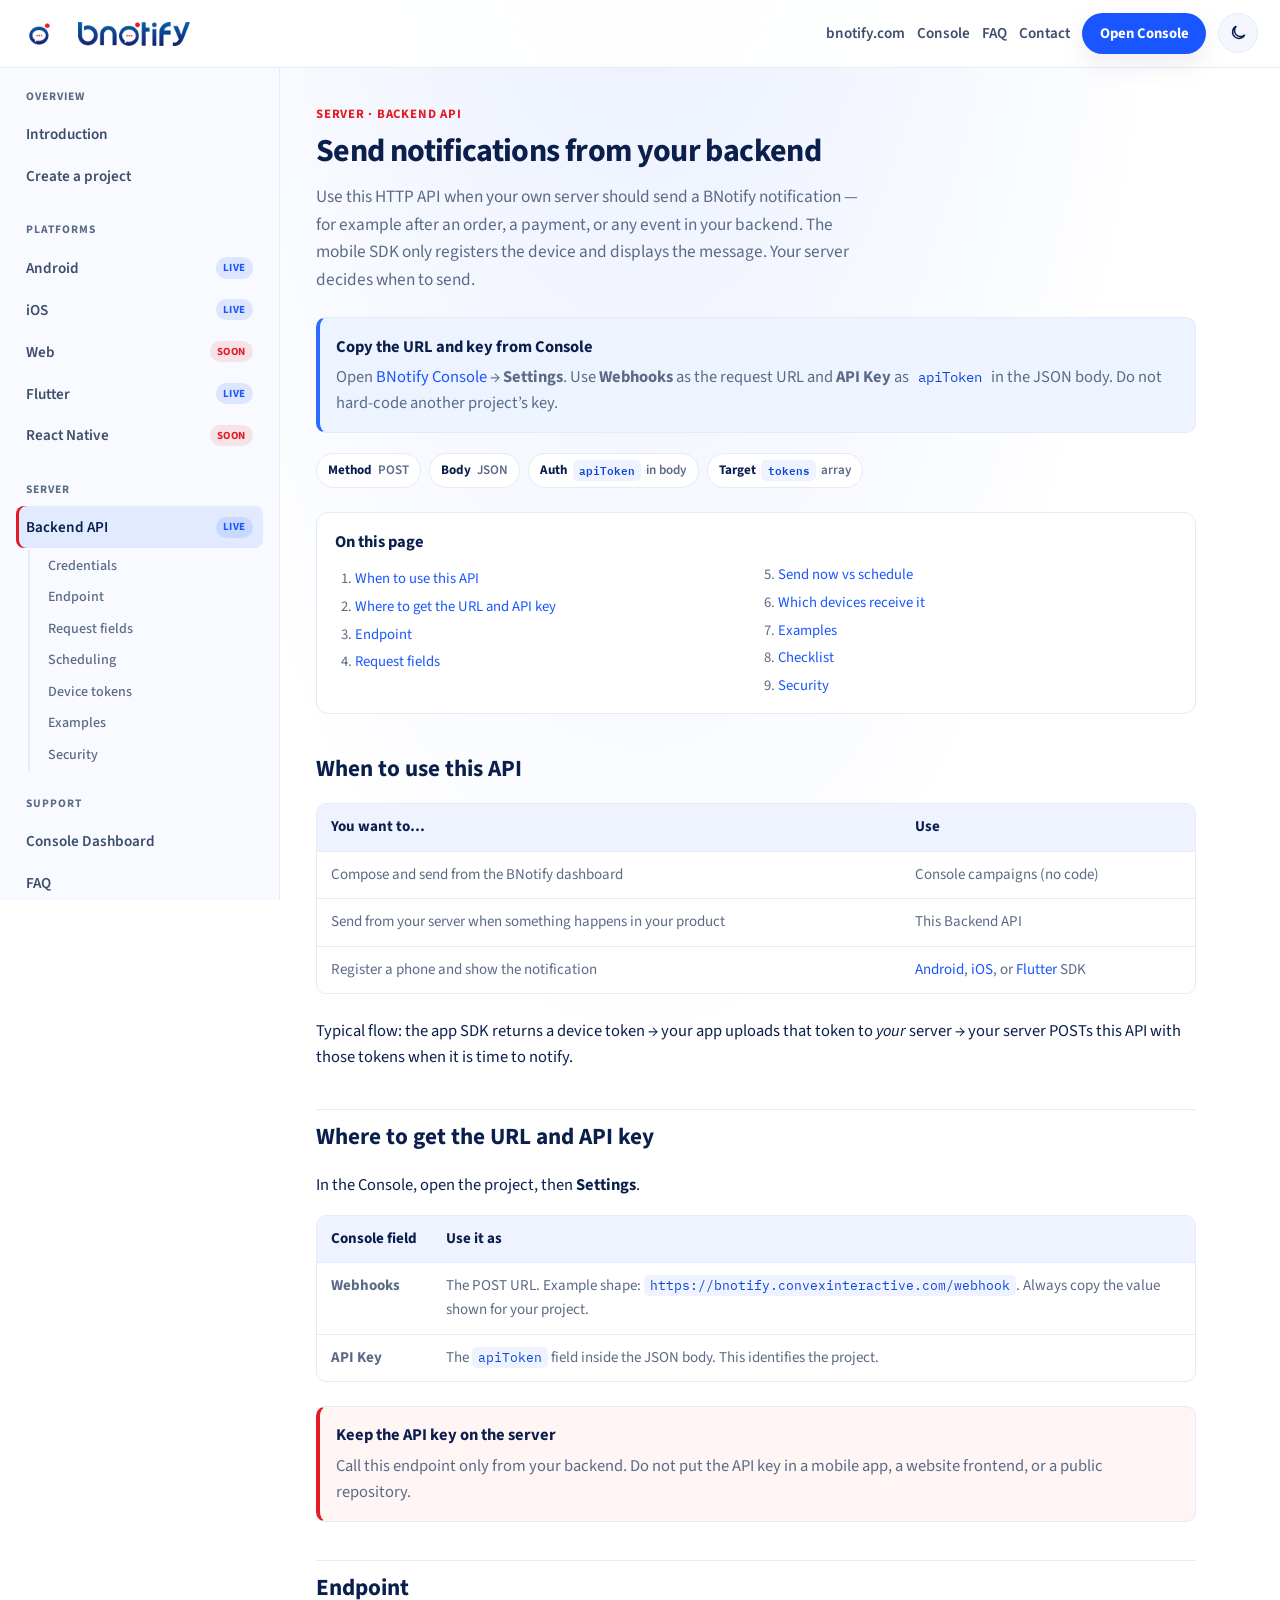
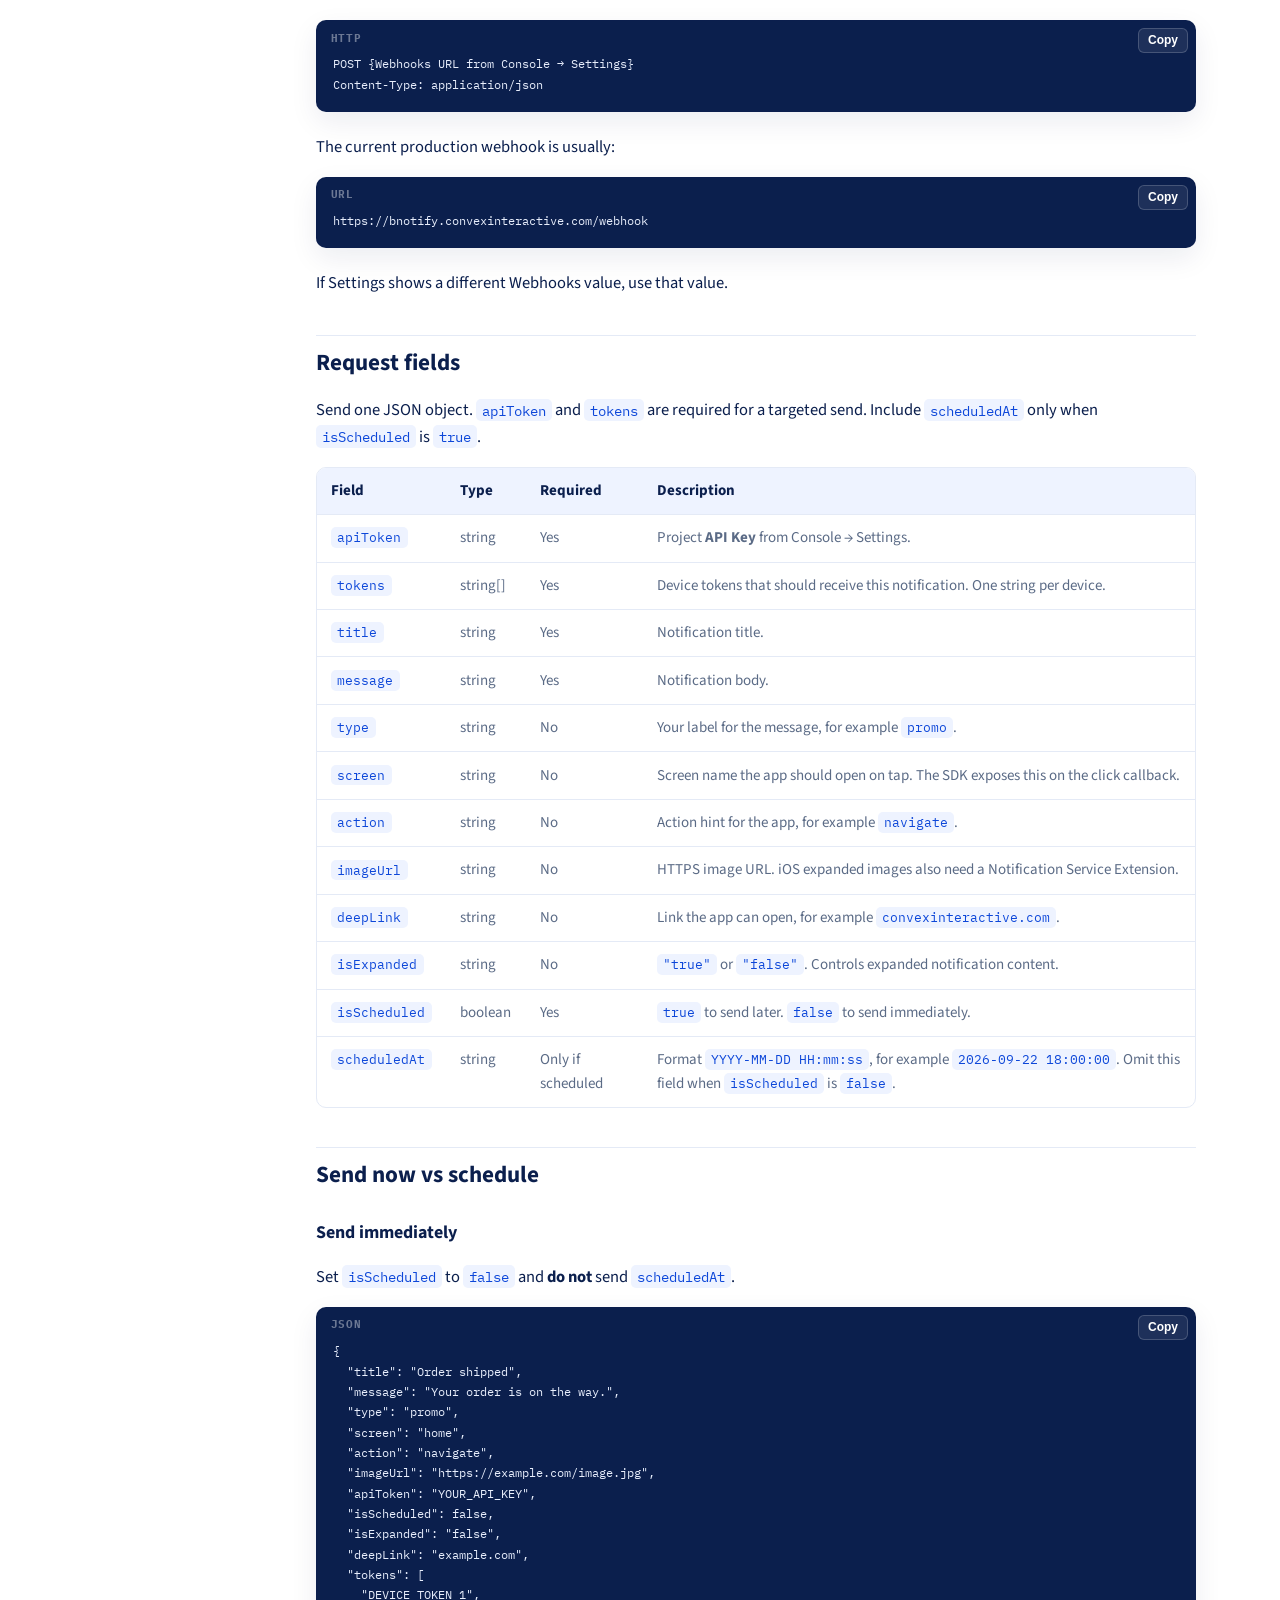
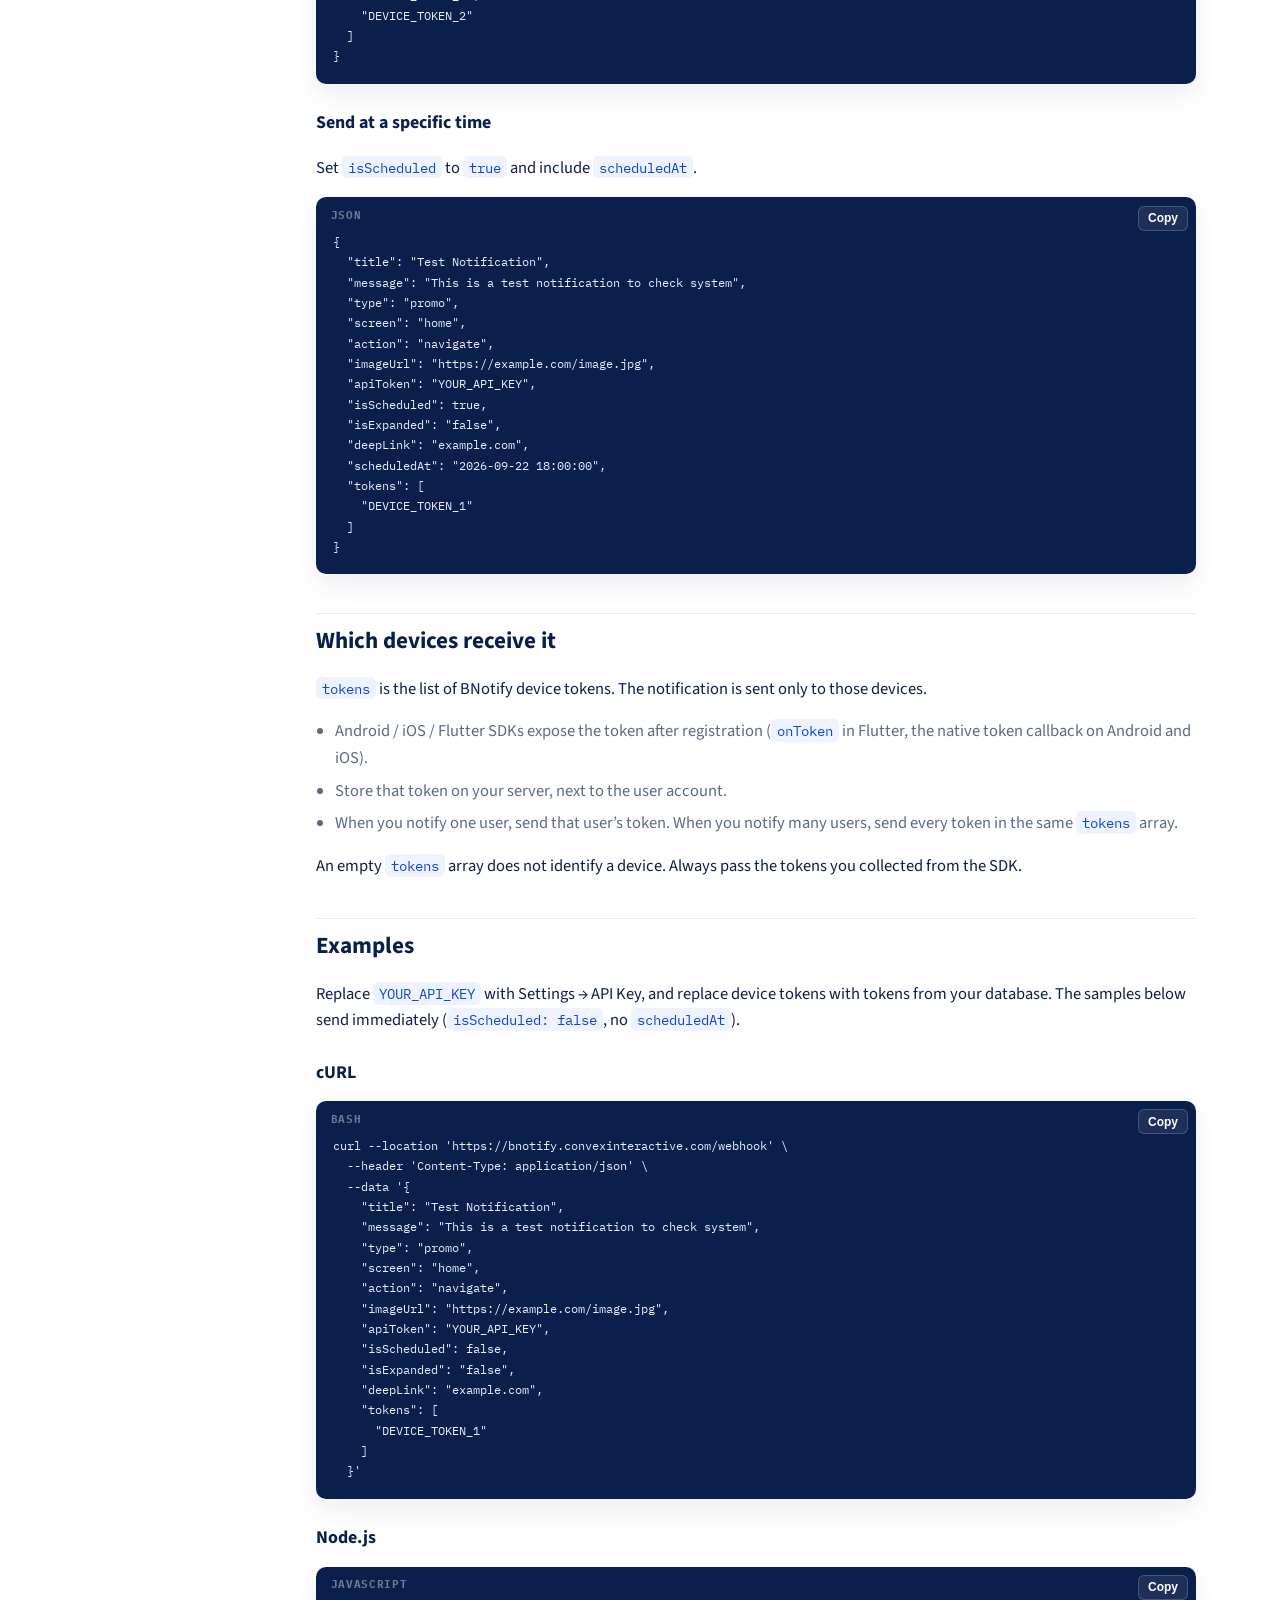
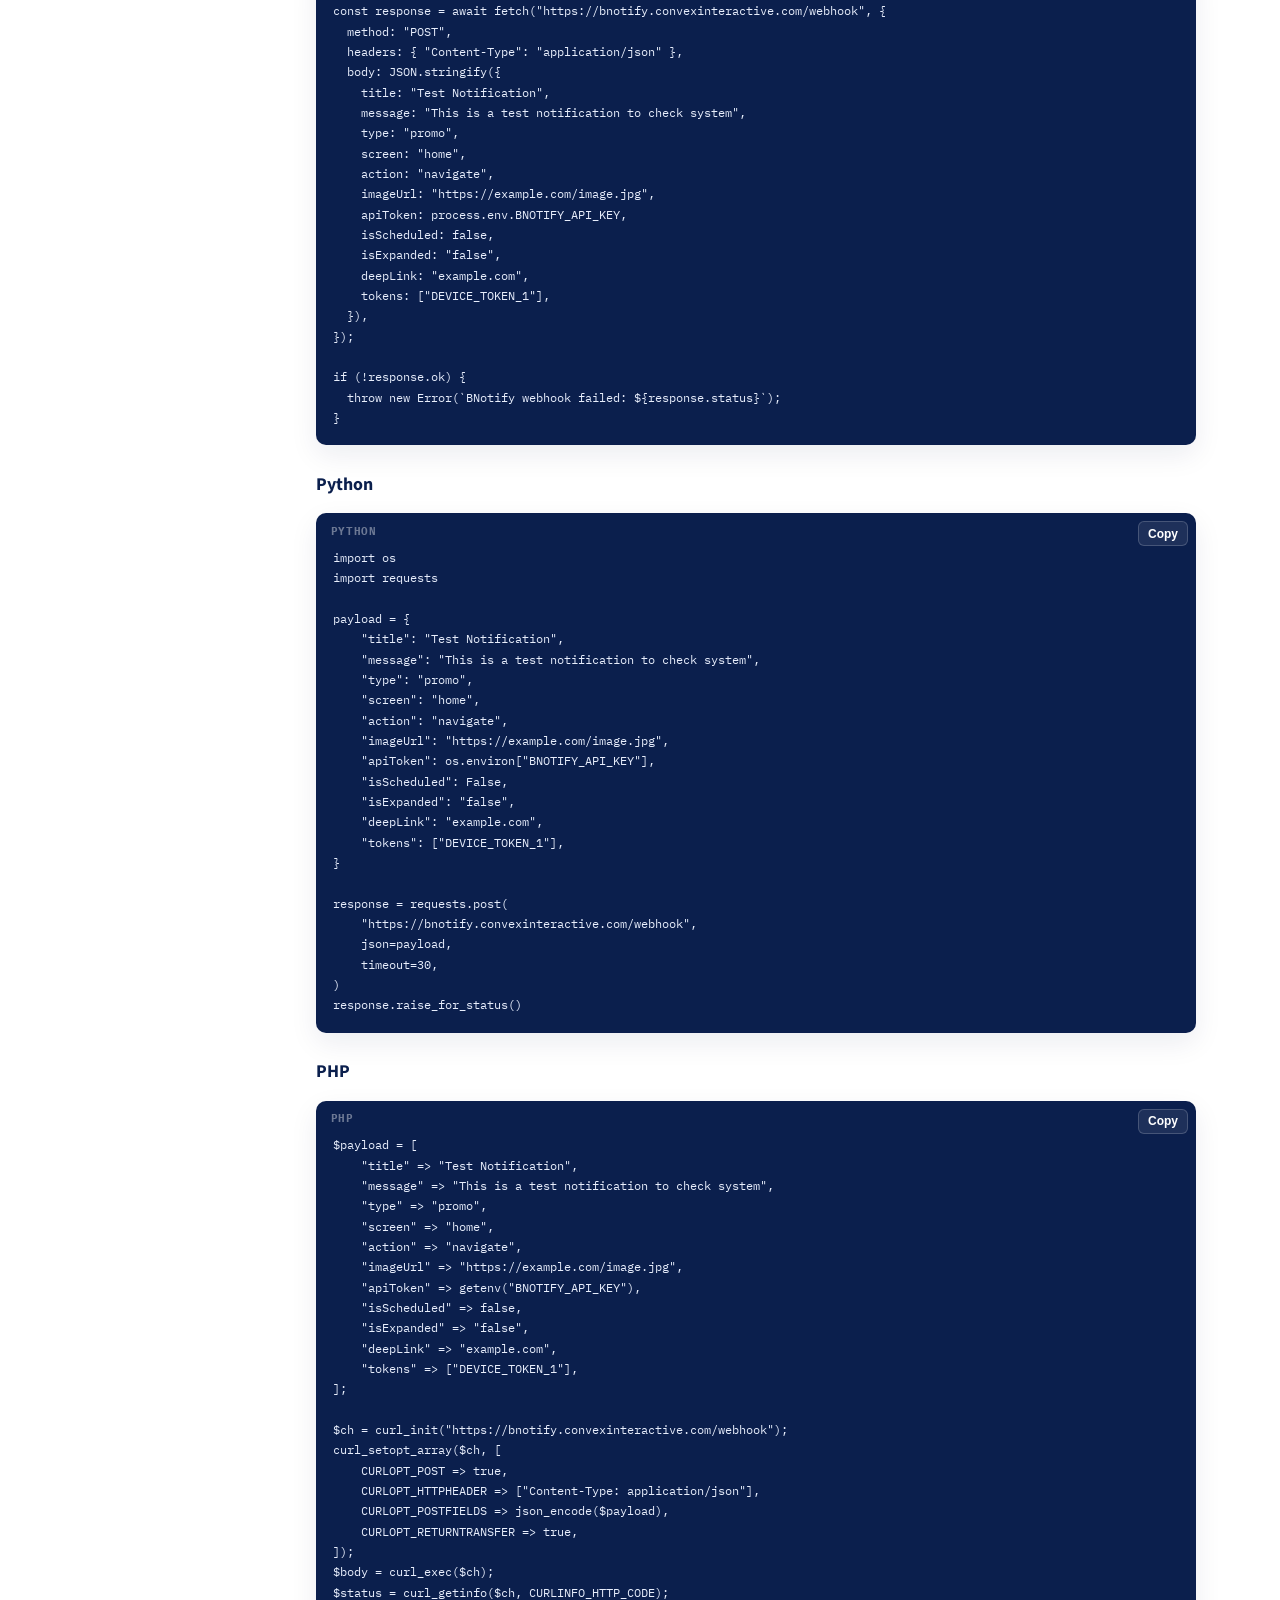
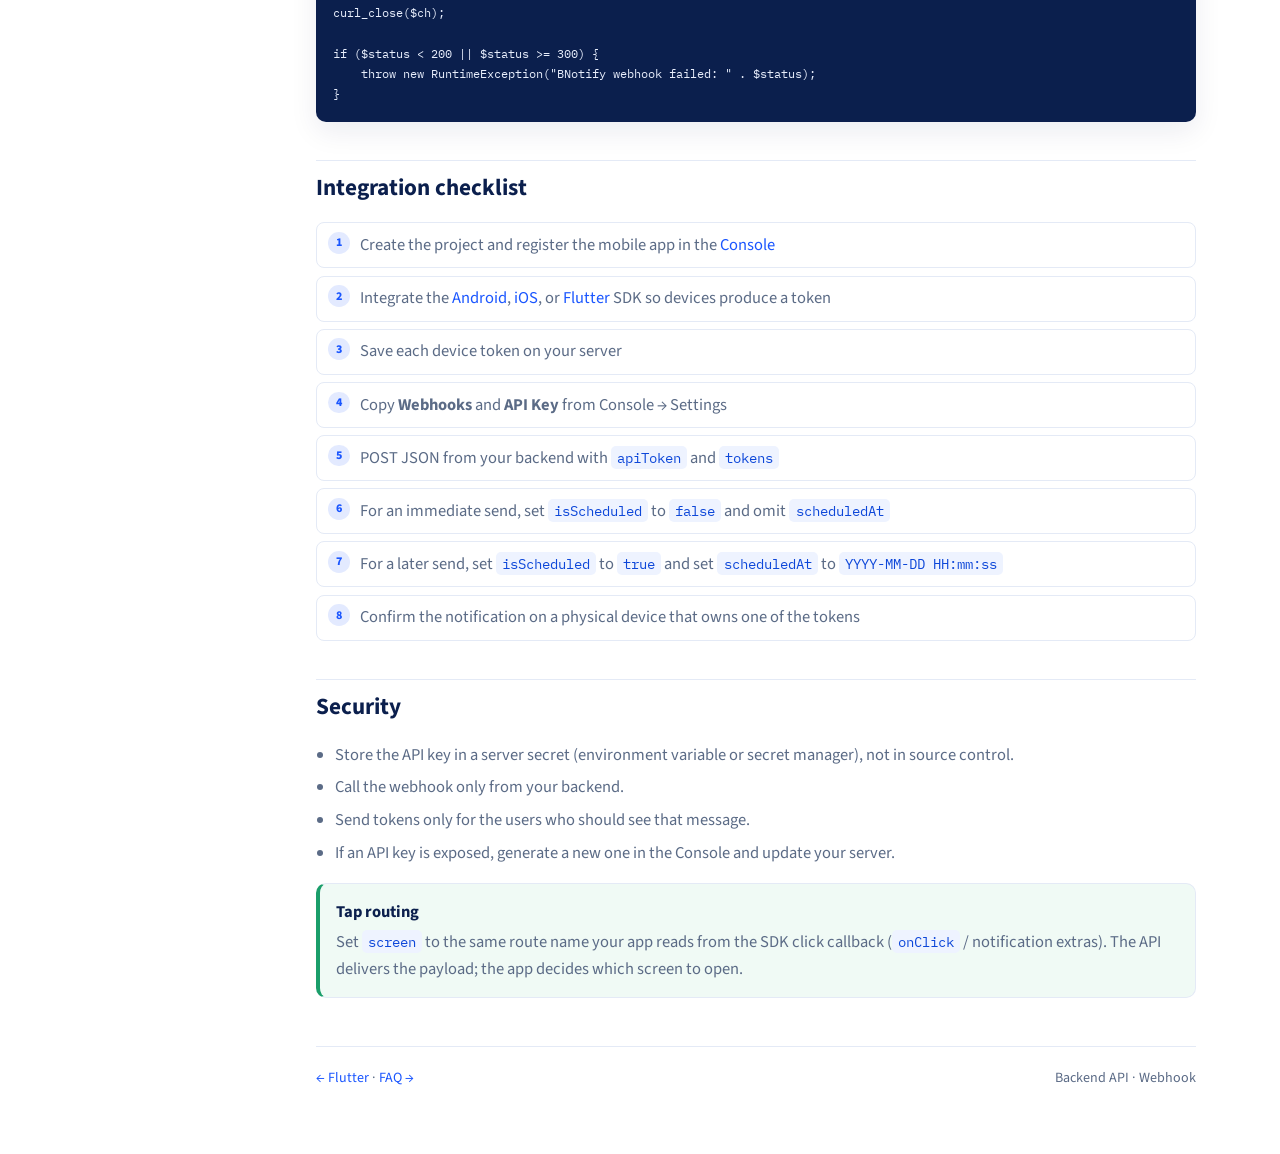
<file: backend-api.html>
<!DOCTYPE html>
<html lang="en" data-theme="light">
<head>
  <meta charset="UTF-8" />
  <meta name="viewport" content="width=device-width, initial-scale=1" />
  <title>Backend API — BNotify SDK</title>
  <meta name="description" content="Send BNotify notifications from your own server with the Console webhook API." />
  <link rel="icon" href="assets/img/icon.png" type="image/png" />
  <link rel="preconnect" href="https://fonts.googleapis.com" />
  <link rel="preconnect" href="https://fonts.gstatic.com" crossorigin />
  <link href="https://fonts.googleapis.com/css2?family=IBM+Plex+Mono:wght@400;500;600&family=Source+Sans+3:wght@400;500;600;700;800&display=swap" rel="stylesheet" />
  <link rel="stylesheet" href="assets/css/docs.css" />
  <script>
    (function () {
      var t = localStorage.getItem("bn-theme");
      document.documentElement.setAttribute("data-theme", t === "dark" ? "dark" : "light");
    })();
  </script>
</head>
<body>
  <header class="topbar">
    <a class="brand" href="index.html">
      <img class="brand-icon" src="assets/img/icon.png" alt="BNotify icon" />
      <img class="brand-logo" src="assets/img/logo.png" alt="bnotify" />
    </a>
    <div class="topbar-actions">
      <a class="topbar-link" href="https://bnotify.com/" target="_blank" rel="noopener">bnotify.com</a>
      <a class="topbar-link" href="https://console.bnotify.com/projects" target="_blank" rel="noopener">Console</a>
      <a class="topbar-link" href="faq.html">FAQ</a>
      <a class="topbar-link" href="contact.html">Contact</a>
      <a class="btn btn-primary" href="https://console.bnotify.com/projects" target="_blank" rel="noopener">Open Console</a>
      <button class="theme-toggle" id="themeToggle" type="button" aria-label="Switch to dark theme" title="Dark theme">
        <svg class="icon-moon" viewBox="0 0 24 24" fill="none" stroke="currentColor" stroke-width="2" aria-hidden="true"><path d="M21 14.3A8.5 8.5 0 1 1 9.7 3 7 7 0 0 0 21 14.3z"/></svg>
        <svg class="icon-sun" viewBox="0 0 24 24" fill="none" stroke="currentColor" stroke-width="2" aria-hidden="true"><circle cx="12" cy="12" r="4"/><path d="M12 2v2M12 20v2M4.93 4.93l1.41 1.41M17.66 17.66l1.41 1.41M2 12h2M20 12h2M4.93 19.07l1.41-1.41M17.66 6.34l1.41-1.41"/></svg>
      </button>
      <button class="menu-toggle" id="menuToggle" aria-label="Open navigation">☰</button>
    </div>
  </header>

  <div class="layout">
    <aside class="sidebar" id="sidebar">
      <div class="sidebar-section">
        <div class="sidebar-label">Overview</div>
        <a class="nav-link" data-page="index.html" href="index.html">Introduction</a>
        <a class="nav-link" data-page="console.html" href="console.html">Create a project</a>
      </div>
      <div class="sidebar-section">
        <div class="sidebar-label">Platforms</div>
        <a class="nav-link" data-page="android.html" href="android.html">Android <span class="badge badge-live">Live</span></a>
        <a class="nav-link" data-page="ios.html" href="ios.html">iOS <span class="badge badge-live">Live</span></a>
        <a class="nav-link" data-page="web.html" href="web.html">Web <span class="badge badge-soon">Soon</span></a>
        <a class="nav-link" data-page="flutter.html" href="flutter.html">Flutter <span class="badge badge-live">Live</span></a>
        <a class="nav-link" data-page="react-native.html" href="react-native.html">React Native <span class="badge badge-soon">Soon</span></a>
      </div>
      <div class="sidebar-section">
        <div class="sidebar-label">Server</div>
        <a class="nav-link" data-page="backend-api.html" href="backend-api.html">Backend API <span class="badge badge-live">Live</span></a>
        <div class="nav-sub">
          <a href="#credentials">Credentials</a>
          <a href="#endpoint">Endpoint</a>
          <a href="#fields">Request fields</a>
          <a href="#schedule">Scheduling</a>
          <a href="#tokens">Device tokens</a>
          <a href="#examples">Examples</a>
          <a href="#security">Security</a>
        </div>
      </div>
      <div class="sidebar-section">
        <div class="sidebar-label">Support</div>
        <a class="nav-link" href="https://console.bnotify.com/projects" target="_blank" rel="noopener">Console Dashboard</a>
        <a class="nav-link" data-page="faq.html" href="faq.html">FAQ</a>
        <a class="nav-link" data-page="contact.html" href="contact.html">Contact</a>
      </div>
    </aside>

    <main class="content">
      <div class="content-inner">
        <div class="page-kicker">Server · Backend API</div>
        <h1>Send notifications from your backend</h1>
        <p class="lead">Use this HTTP API when your own server should send a BNotify notification — for example after an order, a payment, or any event in your backend. The mobile SDK only registers the device and displays the message. Your server decides when to send.</p>

        <div class="callout info">
          <div class="callout-title">Copy the URL and key from Console</div>
          <p>Open <a href="https://console.bnotify.com/" target="_blank" rel="noopener">BNotify Console</a> → <strong>Settings</strong>. Use <strong>Webhooks</strong> as the request URL and <strong>API Key</strong> as <code>apiToken</code> in the JSON body. Do not hard-code another project’s key.</p>
        </div>

        <div class="meta-row">
          <span class="chip"><strong>Method</strong> POST</span>
          <span class="chip"><strong>Body</strong> JSON</span>
          <span class="chip"><strong>Auth</strong> <code>apiToken</code> in body</span>
          <span class="chip"><strong>Target</strong> <code>tokens</code> array</span>
        </div>

        <div class="toc-inline">
          <strong>On this page</strong>
          <ol>
            <li><a href="#when">When to use this API</a></li>
            <li><a href="#credentials">Where to get the URL and API key</a></li>
            <li><a href="#endpoint">Endpoint</a></li>
            <li><a href="#fields">Request fields</a></li>
            <li><a href="#schedule">Send now vs schedule</a></li>
            <li><a href="#tokens">Which devices receive it</a></li>
            <li><a href="#examples">Examples</a></li>
            <li><a href="#checklist">Checklist</a></li>
            <li><a href="#security">Security</a></li>
          </ol>
        </div>

        <h2 id="when">When to use this API</h2>
        <div class="table-wrap">
          <table>
            <thead><tr><th>You want to…</th><th>Use</th></tr></thead>
            <tbody>
              <tr><td>Compose and send from the BNotify dashboard</td><td>Console campaigns (no code)</td></tr>
              <tr><td>Send from your server when something happens in your product</td><td>This Backend API</td></tr>
              <tr><td>Register a phone and show the notification</td><td><a href="android.html">Android</a>, <a href="ios.html">iOS</a>, or <a href="flutter.html">Flutter</a> SDK</td></tr>
            </tbody>
          </table>
        </div>
        <p>Typical flow: the app SDK returns a device token → your app uploads that token to <em>your</em> server → your server POSTs this API with those tokens when it is time to notify.</p>

        <h2 id="credentials">Where to get the URL and API key</h2>
        <p>In the Console, open the project, then <strong>Settings</strong>.</p>
        <div class="table-wrap">
          <table>
            <thead><tr><th>Console field</th><th>Use it as</th></tr></thead>
            <tbody>
              <tr><td><strong>Webhooks</strong></td><td>The POST URL. Example shape: <code>https://bnotify.convexinteractive.com/webhook</code>. Always copy the value shown for your project.</td></tr>
              <tr><td><strong>API Key</strong></td><td>The <code>apiToken</code> field inside the JSON body. This identifies the project.</td></tr>
            </tbody>
          </table>
        </div>
        <div class="callout warn">
          <div class="callout-title">Keep the API key on the server</div>
          <p>Call this endpoint only from your backend. Do not put the API key in a mobile app, a website frontend, or a public repository.</p>
        </div>

        <h2 id="endpoint">Endpoint</h2>
        <div class="pre-wrap">
          <span class="lang">HTTP</span>
          <button class="copy-btn" type="button">Copy</button>
          <pre><code>POST {Webhooks URL from Console → Settings}
Content-Type: application/json</code></pre>
        </div>
        <p>The current production webhook is usually:</p>
        <div class="pre-wrap">
          <span class="lang">URL</span>
          <button class="copy-btn" type="button">Copy</button>
          <pre><code>https://bnotify.convexinteractive.com/webhook</code></pre>
        </div>
        <p>If Settings shows a different Webhooks value, use that value.</p>

        <h2 id="fields">Request fields</h2>
        <p>Send one JSON object. <code>apiToken</code> and <code>tokens</code> are required for a targeted send. Include <code>scheduledAt</code> only when <code>isScheduled</code> is <code>true</code>.</p>
        <div class="table-wrap">
          <table>
            <thead><tr><th>Field</th><th>Type</th><th>Required</th><th>Description</th></tr></thead>
            <tbody>
              <tr><td><code>apiToken</code></td><td>string</td><td>Yes</td><td>Project <strong>API Key</strong> from Console → Settings.</td></tr>
              <tr><td><code>tokens</code></td><td>string[]</td><td>Yes</td><td>Device tokens that should receive this notification. One string per device.</td></tr>
              <tr><td><code>title</code></td><td>string</td><td>Yes</td><td>Notification title.</td></tr>
              <tr><td><code>message</code></td><td>string</td><td>Yes</td><td>Notification body.</td></tr>
              <tr><td><code>type</code></td><td>string</td><td>No</td><td>Your label for the message, for example <code>promo</code>.</td></tr>
              <tr><td><code>screen</code></td><td>string</td><td>No</td><td>Screen name the app should open on tap. The SDK exposes this on the click callback.</td></tr>
              <tr><td><code>action</code></td><td>string</td><td>No</td><td>Action hint for the app, for example <code>navigate</code>.</td></tr>
              <tr><td><code>imageUrl</code></td><td>string</td><td>No</td><td>HTTPS image URL. iOS expanded images also need a Notification Service Extension.</td></tr>
              <tr><td><code>deepLink</code></td><td>string</td><td>No</td><td>Link the app can open, for example <code>convexinteractive.com</code>.</td></tr>
              <tr><td><code>isExpanded</code></td><td>string</td><td>No</td><td><code>"true"</code> or <code>"false"</code>. Controls expanded notification content.</td></tr>
              <tr><td><code>isScheduled</code></td><td>boolean</td><td>Yes</td><td><code>true</code> to send later. <code>false</code> to send immediately.</td></tr>
              <tr><td><code>scheduledAt</code></td><td>string</td><td>Only if scheduled</td><td>Format <code>YYYY-MM-DD HH:mm:ss</code>, for example <code>2026-09-22 18:00:00</code>. Omit this field when <code>isScheduled</code> is <code>false</code>.</td></tr>
            </tbody>
          </table>
        </div>

        <h2 id="schedule">Send now vs schedule</h2>
        <h3>Send immediately</h3>
        <p>Set <code>isScheduled</code> to <code>false</code> and <strong>do not</strong> send <code>scheduledAt</code>.</p>
        <div class="pre-wrap">
          <span class="lang">JSON</span>
          <button class="copy-btn" type="button">Copy</button>
          <pre><code>{
  "title": "Order shipped",
  "message": "Your order is on the way.",
  "type": "promo",
  "screen": "home",
  "action": "navigate",
  "imageUrl": "https://example.com/image.jpg",
  "apiToken": "YOUR_API_KEY",
  "isScheduled": false,
  "isExpanded": "false",
  "deepLink": "example.com",
  "tokens": [
    "DEVICE_TOKEN_1",
    "DEVICE_TOKEN_2"
  ]
}</code></pre>
        </div>

        <h3>Send at a specific time</h3>
        <p>Set <code>isScheduled</code> to <code>true</code> and include <code>scheduledAt</code>.</p>
        <div class="pre-wrap">
          <span class="lang">JSON</span>
          <button class="copy-btn" type="button">Copy</button>
          <pre><code>{
  "title": "Test Notification",
  "message": "This is a test notification to check system",
  "type": "promo",
  "screen": "home",
  "action": "navigate",
  "imageUrl": "https://example.com/image.jpg",
  "apiToken": "YOUR_API_KEY",
  "isScheduled": true,
  "isExpanded": "false",
  "deepLink": "example.com",
  "scheduledAt": "2026-09-22 18:00:00",
  "tokens": [
    "DEVICE_TOKEN_1"
  ]
}</code></pre>
        </div>

        <h2 id="tokens">Which devices receive it</h2>
        <p><code>tokens</code> is the list of BNotify device tokens. The notification is sent only to those devices.</p>
        <ul class="clean">
          <li>Android / iOS / Flutter SDKs expose the token after registration (<code>onToken</code> in Flutter, the native token callback on Android and iOS).</li>
          <li>Store that token on your server, next to the user account.</li>
          <li>When you notify one user, send that user’s token. When you notify many users, send every token in the same <code>tokens</code> array.</li>
        </ul>
        <p>An empty <code>tokens</code> array does not identify a device. Always pass the tokens you collected from the SDK.</p>

        <h2 id="examples">Examples</h2>
        <p>Replace <code>YOUR_API_KEY</code> with Settings → API Key, and replace device tokens with tokens from your database. The samples below send immediately (<code>isScheduled: false</code>, no <code>scheduledAt</code>).</p>

        <h3>cURL</h3>
        <div class="pre-wrap">
          <span class="lang">bash</span>
          <button class="copy-btn" type="button">Copy</button>
          <pre><code>curl --location 'https://bnotify.convexinteractive.com/webhook' \
  --header 'Content-Type: application/json' \
  --data '{
    "title": "Test Notification",
    "message": "This is a test notification to check system",
    "type": "promo",
    "screen": "home",
    "action": "navigate",
    "imageUrl": "https://example.com/image.jpg",
    "apiToken": "YOUR_API_KEY",
    "isScheduled": false,
    "isExpanded": "false",
    "deepLink": "example.com",
    "tokens": [
      "DEVICE_TOKEN_1"
    ]
  }'</code></pre>
        </div>

        <h3>Node.js</h3>
        <div class="pre-wrap">
          <span class="lang">JavaScript</span>
          <button class="copy-btn" type="button">Copy</button>
          <pre><code>const response = await fetch("https://bnotify.convexinteractive.com/webhook", {
  method: "POST",
  headers: { "Content-Type": "application/json" },
  body: JSON.stringify({
    title: "Test Notification",
    message: "This is a test notification to check system",
    type: "promo",
    screen: "home",
    action: "navigate",
    imageUrl: "https://example.com/image.jpg",
    apiToken: process.env.BNOTIFY_API_KEY,
    isScheduled: false,
    isExpanded: "false",
    deepLink: "example.com",
    tokens: ["DEVICE_TOKEN_1"],
  }),
});

if (!response.ok) {
  throw new Error(`BNotify webhook failed: ${response.status}`);
}</code></pre>
        </div>

        <h3>Python</h3>
        <div class="pre-wrap">
          <span class="lang">Python</span>
          <button class="copy-btn" type="button">Copy</button>
          <pre><code>import os
import requests

payload = {
    "title": "Test Notification",
    "message": "This is a test notification to check system",
    "type": "promo",
    "screen": "home",
    "action": "navigate",
    "imageUrl": "https://example.com/image.jpg",
    "apiToken": os.environ["BNOTIFY_API_KEY"],
    "isScheduled": False,
    "isExpanded": "false",
    "deepLink": "example.com",
    "tokens": ["DEVICE_TOKEN_1"],
}

response = requests.post(
    "https://bnotify.convexinteractive.com/webhook",
    json=payload,
    timeout=30,
)
response.raise_for_status()</code></pre>
        </div>

        <h3>PHP</h3>
        <div class="pre-wrap">
          <span class="lang">PHP</span>
          <button class="copy-btn" type="button">Copy</button>
          <pre><code>$payload = [
    "title" =&gt; "Test Notification",
    "message" =&gt; "This is a test notification to check system",
    "type" =&gt; "promo",
    "screen" =&gt; "home",
    "action" =&gt; "navigate",
    "imageUrl" =&gt; "https://example.com/image.jpg",
    "apiToken" =&gt; getenv("BNOTIFY_API_KEY"),
    "isScheduled" =&gt; false,
    "isExpanded" =&gt; "false",
    "deepLink" =&gt; "example.com",
    "tokens" =&gt; ["DEVICE_TOKEN_1"],
];

$ch = curl_init("https://bnotify.convexinteractive.com/webhook");
curl_setopt_array($ch, [
    CURLOPT_POST =&gt; true,
    CURLOPT_HTTPHEADER =&gt; ["Content-Type: application/json"],
    CURLOPT_POSTFIELDS =&gt; json_encode($payload),
    CURLOPT_RETURNTRANSFER =&gt; true,
]);
$body = curl_exec($ch);
$status = curl_getinfo($ch, CURLINFO_HTTP_CODE);
curl_close($ch);

if ($status &lt; 200 || $status &gt;= 300) {
    throw new RuntimeException("BNotify webhook failed: " . $status);
}</code></pre>
        </div>

        <h2 id="checklist">Integration checklist</h2>
        <ul class="checklist">
          <li><span class="mark">1</span><span>Create the project and register the mobile app in the <a href="console.html">Console</a></span></li>
          <li><span class="mark">2</span><span>Integrate the <a href="android.html">Android</a>, <a href="ios.html">iOS</a>, or <a href="flutter.html">Flutter</a> SDK so devices produce a token</span></li>
          <li><span class="mark">3</span><span>Save each device token on your server</span></li>
          <li><span class="mark">4</span><span>Copy <strong>Webhooks</strong> and <strong>API Key</strong> from Console → Settings</span></li>
          <li><span class="mark">5</span><span>POST JSON from your backend with <code>apiToken</code> and <code>tokens</code></span></li>
          <li><span class="mark">6</span><span>For an immediate send, set <code>isScheduled</code> to <code>false</code> and omit <code>scheduledAt</code></span></li>
          <li><span class="mark">7</span><span>For a later send, set <code>isScheduled</code> to <code>true</code> and set <code>scheduledAt</code> to <code>YYYY-MM-DD HH:mm:ss</code></span></li>
          <li><span class="mark">8</span><span>Confirm the notification on a physical device that owns one of the tokens</span></li>
        </ul>

        <h2 id="security">Security</h2>
        <ul class="clean">
          <li>Store the API key in a server secret (environment variable or secret manager), not in source control.</li>
          <li>Call the webhook only from your backend.</li>
          <li>Send tokens only for the users who should see that message.</li>
          <li>If an API key is exposed, generate a new one in the Console and update your server.</li>
        </ul>

        <div class="callout tip">
          <div class="callout-title">Tap routing</div>
          <p>Set <code>screen</code> to the same route name your app reads from the SDK click callback (<code>onClick</code> / notification extras). The API delivers the payload; the app decides which screen to open.</p>
        </div>

        <footer class="footer">
          <span><a href="flutter.html">← Flutter</a> · <a href="faq.html">FAQ →</a></span>
          <span>Backend API · Webhook</span>
        </footer>
      </div>
    </main>
  </div>
  <script src="assets/js/docs.js"></script>
</body>
</html>
</file>
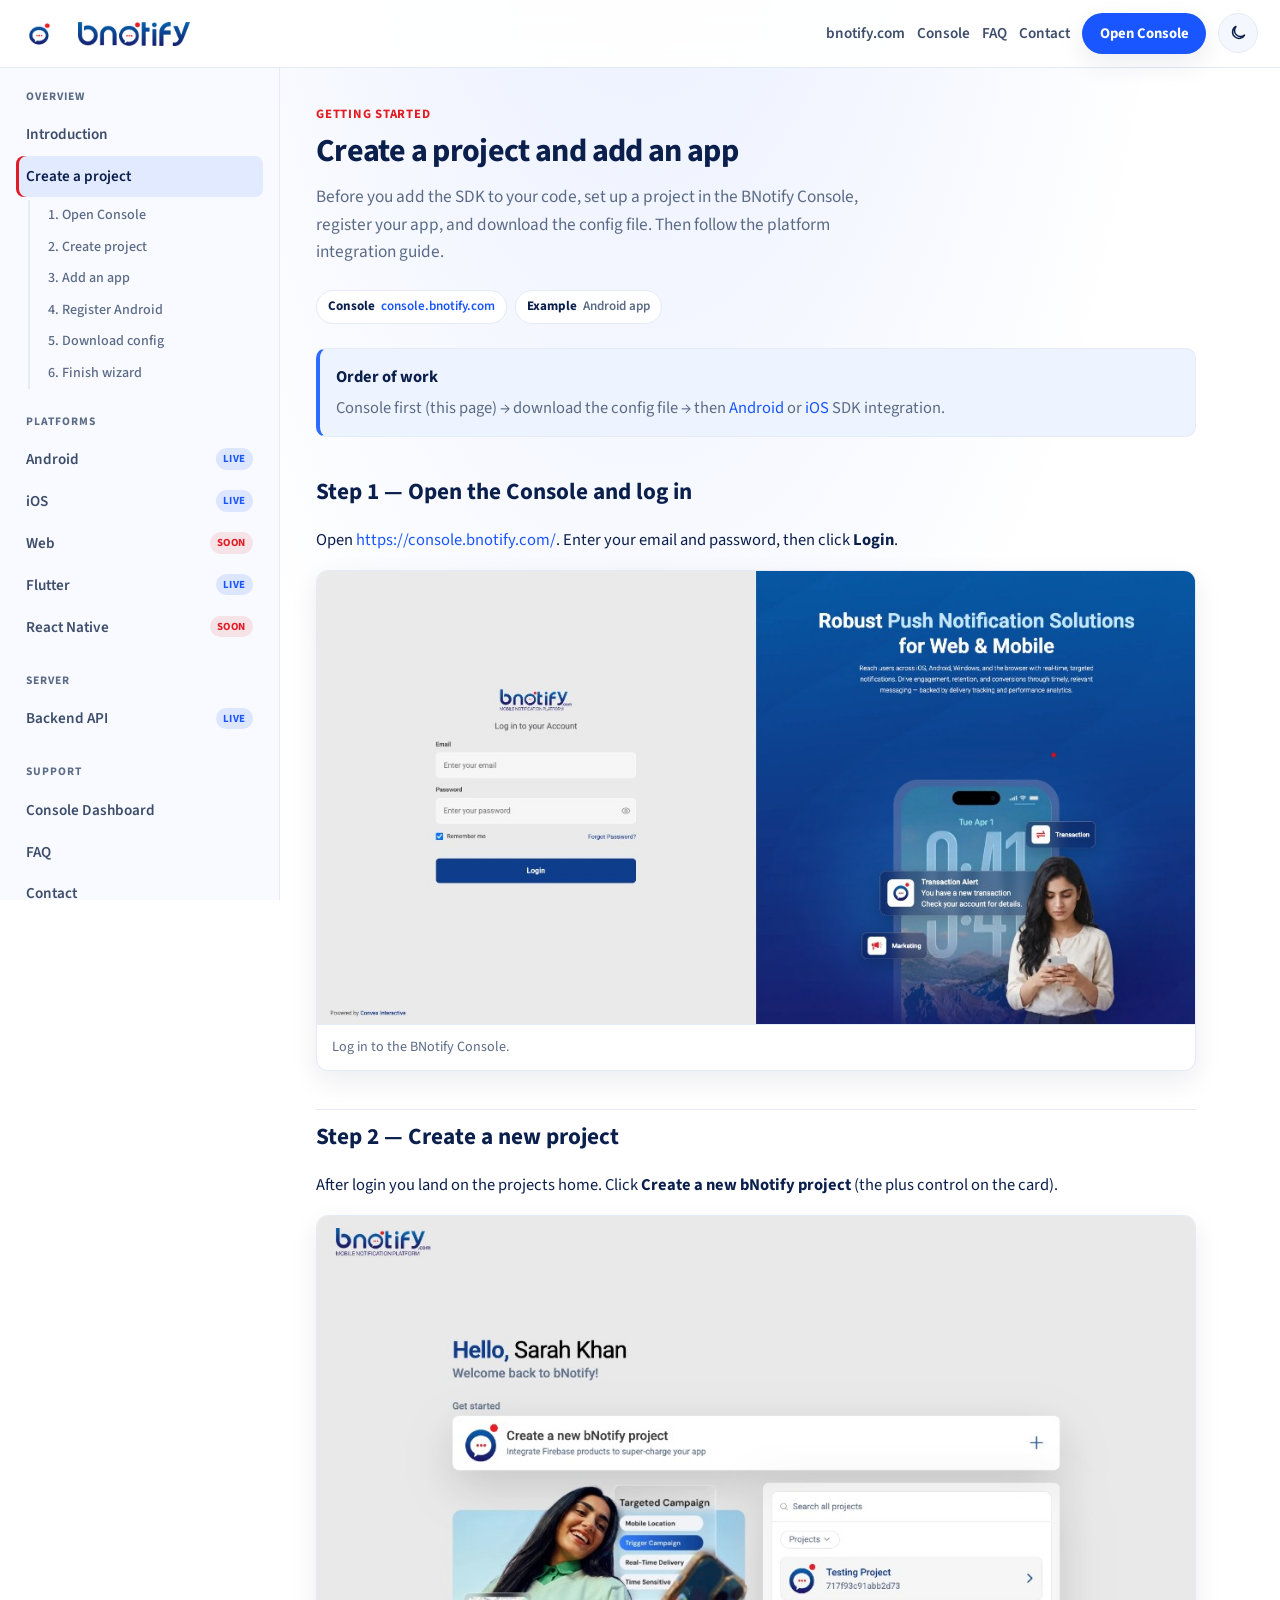
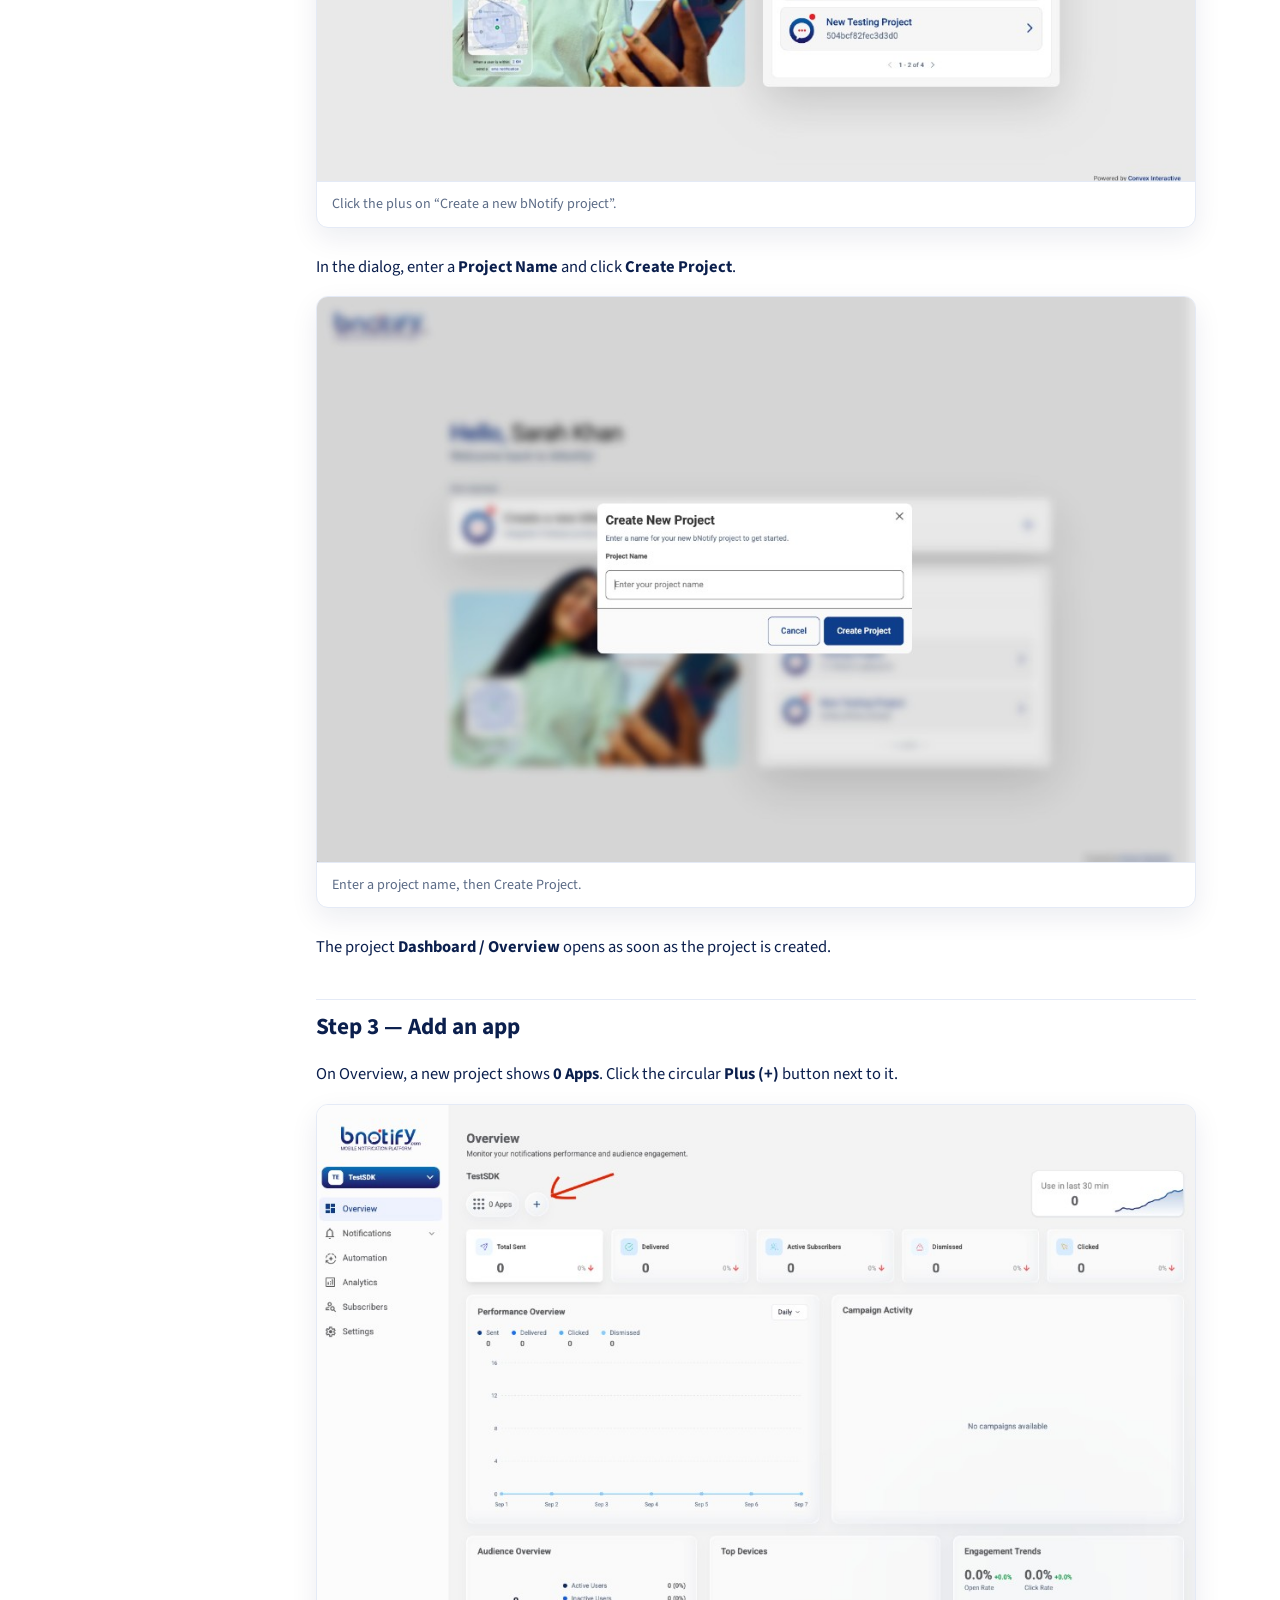
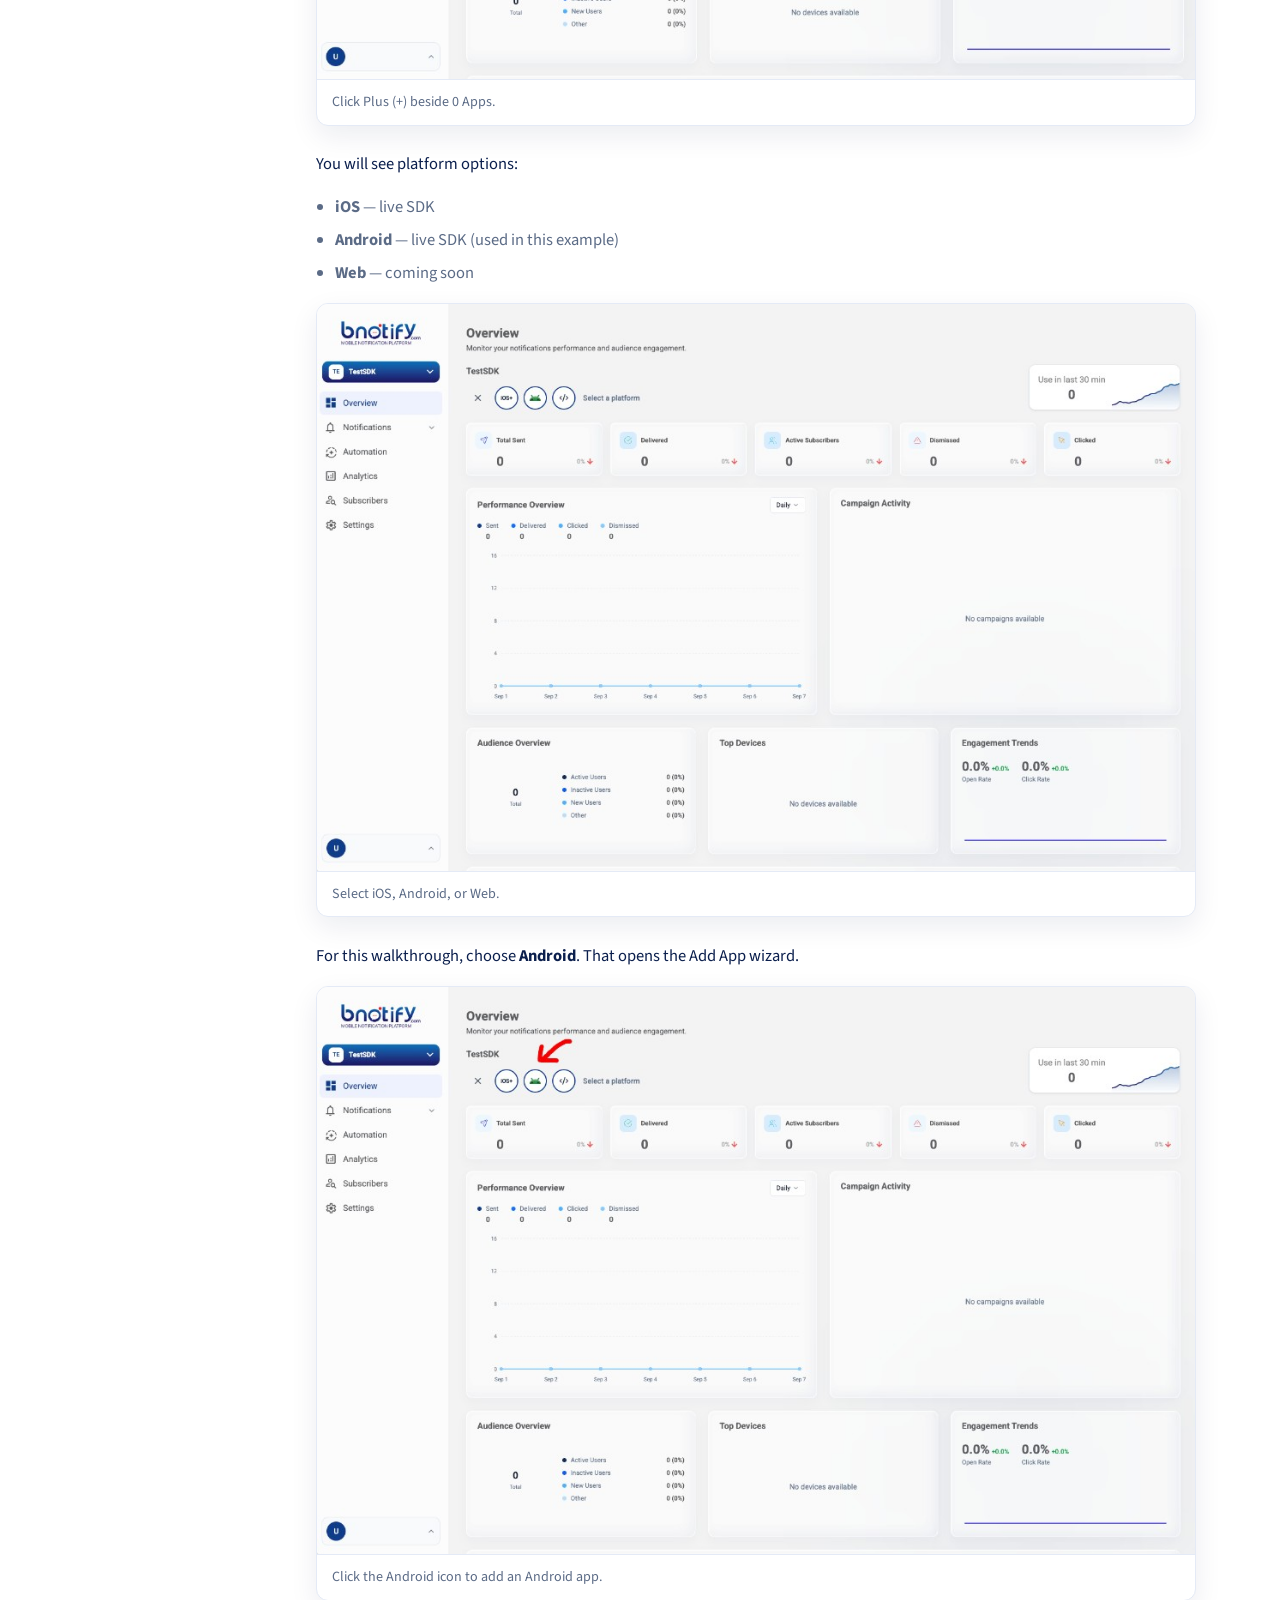
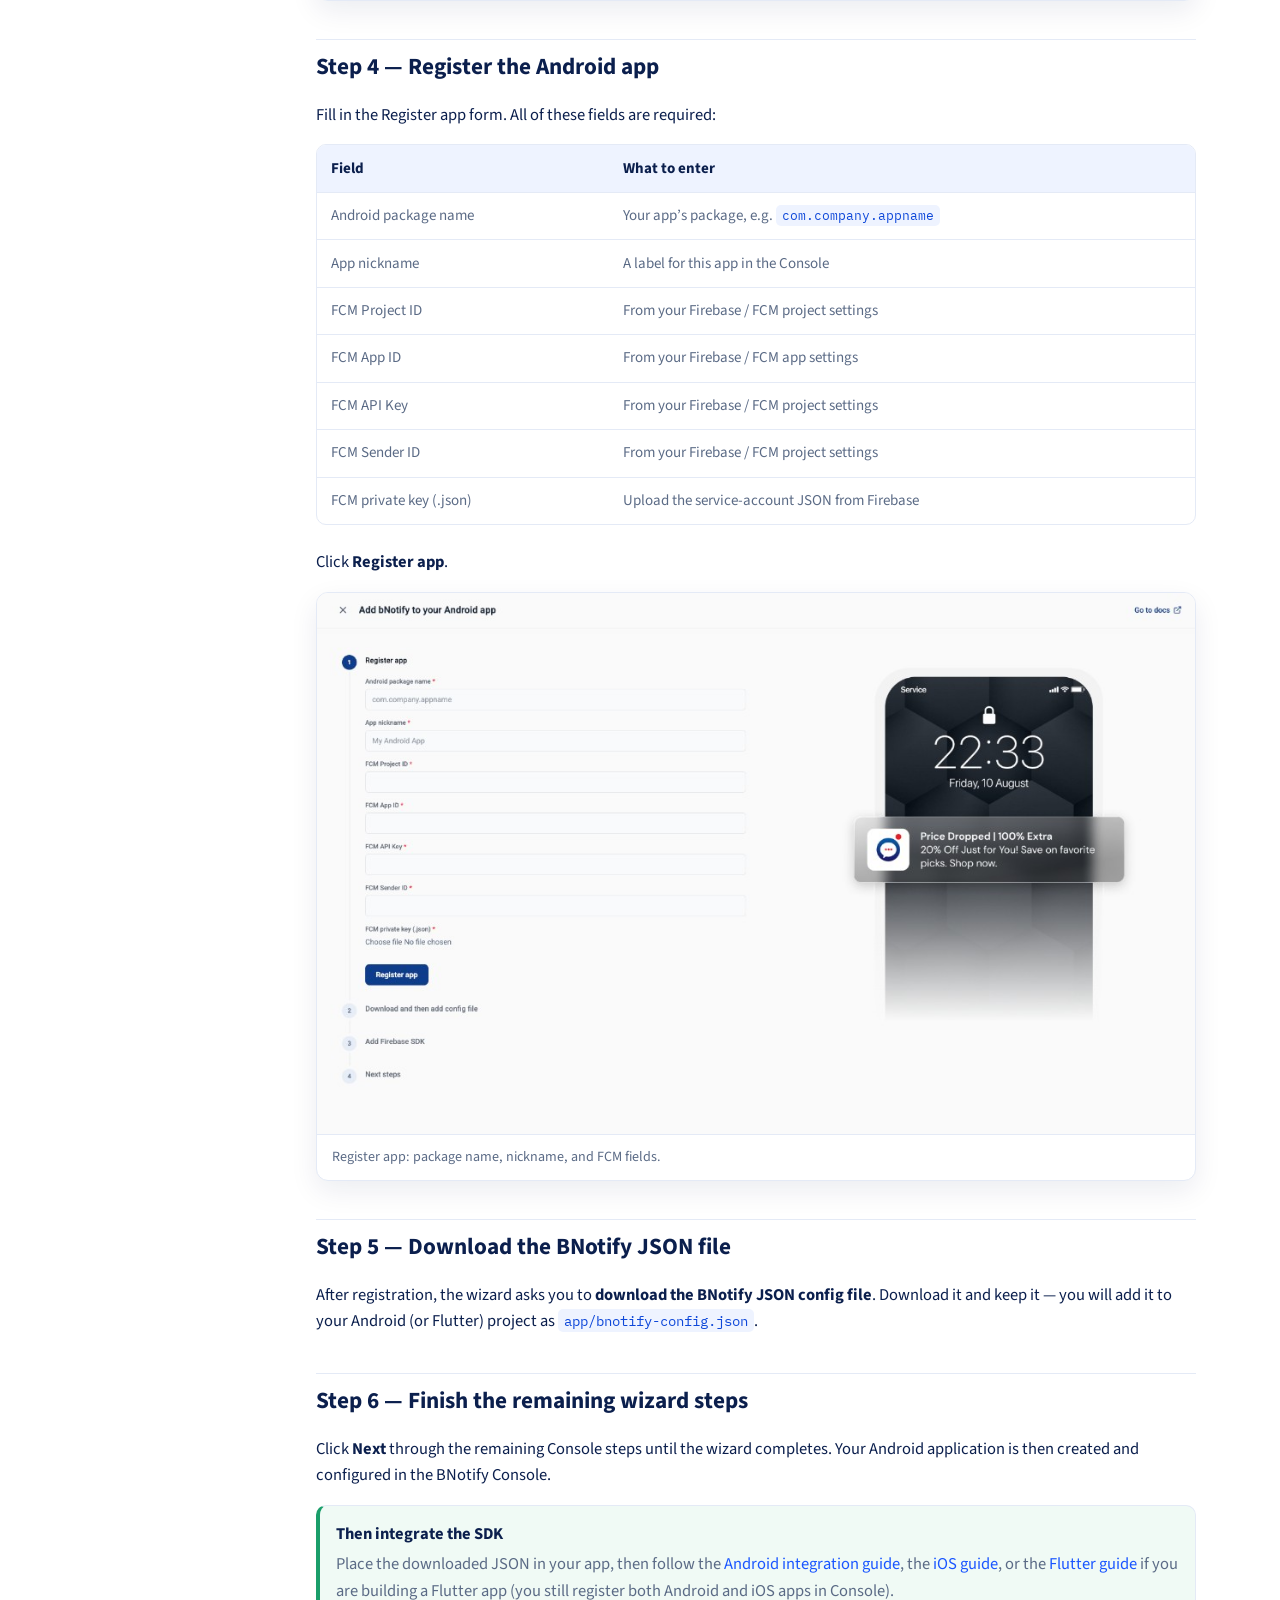
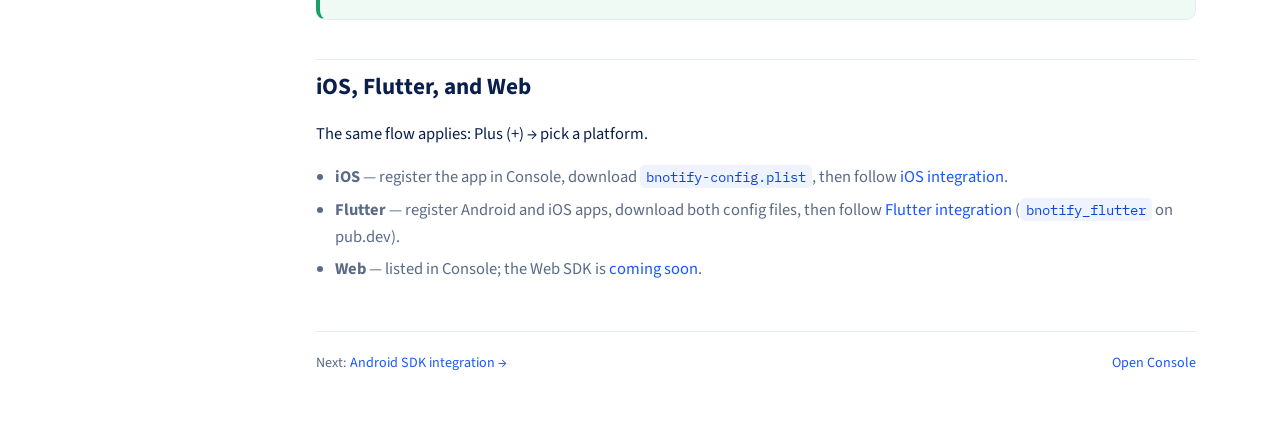
<file: console.html>
<!DOCTYPE html>
<html lang="en" data-theme="light">
<head>
  <meta charset="UTF-8" />
  <meta name="viewport" content="width=device-width, initial-scale=1" />
  <title>Create a project — BNotify Console</title>
  <meta name="description" content="Create a BNotify project, add an Android app, and download the config JSON from the Console Dashboard." />
  <link rel="icon" href="assets/img/icon.png" type="image/png" />
  <link rel="preconnect" href="https://fonts.googleapis.com" />
  <link rel="preconnect" href="https://fonts.gstatic.com" crossorigin />
  <link href="https://fonts.googleapis.com/css2?family=IBM+Plex+Mono:wght@400;500;600&family=Source+Sans+3:wght@400;500;600;700;800&display=swap" rel="stylesheet" />
  <link rel="stylesheet" href="assets/css/docs.css" />
  <script>
    (function () {
      var t = localStorage.getItem("bn-theme");
      document.documentElement.setAttribute("data-theme", t === "dark" ? "dark" : "light");
    })();
  </script>
</head>
<body>
  <header class="topbar">
    <a class="brand" href="index.html">
      <img class="brand-icon" src="assets/img/icon.png" alt="BNotify icon" />
      <img class="brand-logo" src="assets/img/logo.png" alt="bnotify" />
    </a>
    <div class="topbar-actions">
      <a class="topbar-link" href="https://bnotify.com/" target="_blank" rel="noopener">bnotify.com</a>
      <a class="topbar-link" href="https://console.bnotify.com/projects" target="_blank" rel="noopener">Console</a>
      <a class="topbar-link" href="faq.html">FAQ</a>
      <a class="topbar-link" href="contact.html">Contact</a>
      <a class="btn btn-primary" href="https://console.bnotify.com/" target="_blank" rel="noopener">Open Console</a>
      <button class="theme-toggle" id="themeToggle" type="button" aria-label="Switch to dark theme" title="Dark theme">
        <svg class="icon-moon" viewBox="0 0 24 24" fill="none" stroke="currentColor" stroke-width="2" aria-hidden="true"><path d="M21 14.3A8.5 8.5 0 1 1 9.7 3 7 7 0 0 0 21 14.3z"/></svg>
        <svg class="icon-sun" viewBox="0 0 24 24" fill="none" stroke="currentColor" stroke-width="2" aria-hidden="true"><circle cx="12" cy="12" r="4"/><path d="M12 2v2M12 20v2M4.93 4.93l1.41 1.41M17.66 17.66l1.41 1.41M2 12h2M20 12h2M4.93 19.07l1.41-1.41M17.66 6.34l1.41-1.41"/></svg>
      </button>
      <button class="menu-toggle" id="menuToggle" aria-label="Open navigation">☰</button>
    </div>
  </header>

  <div class="layout">
    <aside class="sidebar" id="sidebar">
      <div class="sidebar-section">
        <div class="sidebar-label">Overview</div>
        <a class="nav-link" data-page="index.html" href="index.html">Introduction</a>
        <a class="nav-link" data-page="console.html" href="console.html">Create a project</a>
        <div class="nav-sub">
          <a href="#login">1. Open Console</a>
          <a href="#create-project">2. Create project</a>
          <a href="#add-app">3. Add an app</a>
          <a href="#register">4. Register Android</a>
          <a href="#config">5. Download config</a>
          <a href="#next">6. Finish wizard</a>
        </div>
      </div>
      <div class="sidebar-section">
        <div class="sidebar-label">Platforms</div>
        <a class="nav-link" data-page="android.html" href="android.html">Android <span class="badge badge-live">Live</span></a>
        <a class="nav-link" data-page="ios.html" href="ios.html">iOS <span class="badge badge-live">Live</span></a>
        <a class="nav-link" data-page="web.html" href="web.html">Web <span class="badge badge-soon">Soon</span></a>
        <a class="nav-link" data-page="flutter.html" href="flutter.html">Flutter <span class="badge badge-live">Live</span></a>
        <a class="nav-link" data-page="react-native.html" href="react-native.html">React Native <span class="badge badge-soon">Soon</span></a>
      </div>
      <div class="sidebar-section">
        <div class="sidebar-label">Server</div>
        <a class="nav-link" data-page="backend-api.html" href="backend-api.html">Backend API <span class="badge badge-live">Live</span></a>
      </div>
      <div class="sidebar-section">
        <div class="sidebar-label">Support</div>
        <a class="nav-link" href="https://console.bnotify.com/projects" target="_blank" rel="noopener">Console Dashboard</a>
        <a class="nav-link" data-page="faq.html" href="faq.html">FAQ</a>
        <a class="nav-link" data-page="contact.html" href="contact.html">Contact</a>
      </div>
    </aside>

    <main class="content">
      <div class="content-inner">
        <div class="page-kicker">Getting started</div>
        <h1>Create a project and add an app</h1>
        <p class="lead">Before you add the SDK to your code, set up a project in the BNotify Console, register your app, and download the config file. Then follow the platform integration guide.</p>

        <div class="meta-row">
          <span class="chip"><strong>Console</strong> <a href="https://console.bnotify.com/" target="_blank" rel="noopener">console.bnotify.com</a></span>
          <span class="chip"><strong>Example</strong> Android app</span>
        </div>

        <div class="callout info">
          <div class="callout-title">Order of work</div>
          <p>Console first (this page) → download the config file → then <a href="android.html">Android</a> or <a href="ios.html">iOS</a> SDK integration.</p>
        </div>

        <h2 id="login">Step 1 — Open the Console and log in</h2>
        <p>Open <a href="https://console.bnotify.com/" target="_blank" rel="noopener">https://console.bnotify.com/</a>. Enter your email and password, then click <strong>Login</strong>.</p>
        <figure class="doc-figure">
          <img src="assets/img/console/01-login.jpg" alt="BNotify Console login screen" />
          <figcaption>Log in to the BNotify Console.</figcaption>
        </figure>

        <h2 id="create-project">Step 2 — Create a new project</h2>
        <p>After login you land on the projects home. Click <strong>Create a new bNotify project</strong> (the plus control on the card).</p>
        <figure class="doc-figure">
          <img src="assets/img/console/02-create-project.jpg" alt="Create a new BNotify project card on the Console home" />
          <figcaption>Click the plus on “Create a new bNotify project”.</figcaption>
        </figure>
        <p>In the dialog, enter a <strong>Project Name</strong> and click <strong>Create Project</strong>.</p>
        <figure class="doc-figure">
          <img src="assets/img/console/03-project-name.jpg" alt="Create New Project dialog with Project Name field" />
          <figcaption>Enter a project name, then Create Project.</figcaption>
        </figure>
        <p>The project <strong>Dashboard / Overview</strong> opens as soon as the project is created.</p>

        <h2 id="add-app">Step 3 — Add an app</h2>
        <p>On Overview, a new project shows <strong>0 Apps</strong>. Click the circular <strong>Plus (+)</strong> button next to it.</p>
        <figure class="doc-figure">
          <img src="assets/img/console/04-plus-add-app.jpg" alt="Project Overview with 0 Apps and a plus button to add an app" />
          <figcaption>Click Plus (+) beside 0 Apps.</figcaption>
        </figure>
        <p>You will see platform options:</p>
        <ul class="clean">
          <li><strong>iOS</strong> — live SDK</li>
          <li><strong>Android</strong> — live SDK (used in this example)</li>
          <li><strong>Web</strong> — coming soon</li>
        </ul>
        <figure class="doc-figure">
          <img src="assets/img/console/05-select-platform.jpg" alt="Select a platform: iOS, Android, or Web" />
          <figcaption>Select iOS, Android, or Web.</figcaption>
        </figure>
        <p>For this walkthrough, choose <strong>Android</strong>. That opens the Add App wizard.</p>
        <figure class="doc-figure">
          <img src="assets/img/console/06-select-android.jpg" alt="Android platform selected on the project Overview" />
          <figcaption>Click the Android icon to add an Android app.</figcaption>
        </figure>

        <h2 id="register">Step 4 — Register the Android app</h2>
        <p>Fill in the Register app form. All of these fields are required:</p>
        <div class="table-wrap">
          <table>
            <thead><tr><th>Field</th><th>What to enter</th></tr></thead>
            <tbody>
              <tr><td>Android package name</td><td>Your app’s package, e.g. <code>com.company.appname</code></td></tr>
              <tr><td>App nickname</td><td>A label for this app in the Console</td></tr>
              <tr><td>FCM Project ID</td><td>From your Firebase / FCM project settings</td></tr>
              <tr><td>FCM App ID</td><td>From your Firebase / FCM app settings</td></tr>
              <tr><td>FCM API Key</td><td>From your Firebase / FCM project settings</td></tr>
              <tr><td>FCM Sender ID</td><td>From your Firebase / FCM project settings</td></tr>
              <tr><td>FCM private key (.json)</td><td>Upload the service-account JSON from Firebase</td></tr>
            </tbody>
          </table>
        </div>
        <p>Click <strong>Register app</strong>.</p>
        <figure class="doc-figure">
          <img src="assets/img/console/07-register-android.jpg" alt="Add bNotify to your Android app — Register app form" />
          <figcaption>Register app: package name, nickname, and FCM fields.</figcaption>
        </figure>

        <h2 id="config">Step 5 — Download the BNotify JSON file</h2>
        <p>After registration, the wizard asks you to <strong>download the BNotify JSON config file</strong>. Download it and keep it — you will add it to your Android (or Flutter) project as <code>app/bnotify-config.json</code>.</p>

        <h2 id="next">Step 6 — Finish the remaining wizard steps</h2>
        <p>Click <strong>Next</strong> through the remaining Console steps until the wizard completes. Your Android application is then created and configured in the BNotify Console.</p>
        <div class="callout tip">
          <div class="callout-title">Then integrate the SDK</div>
          <p>Place the downloaded JSON in your app, then follow the <a href="android.html">Android integration guide</a>, the <a href="ios.html">iOS guide</a>, or the <a href="flutter.html">Flutter guide</a> if you are building a Flutter app (you still register both Android and iOS apps in Console).</p>
        </div>

        <h2>iOS, Flutter, and Web</h2>
        <p>The same flow applies: Plus (+) → pick a platform.</p>
        <ul class="clean">
          <li><strong>iOS</strong> — register the app in Console, download <code>bnotify-config.plist</code>, then follow <a href="ios.html">iOS integration</a>.</li>
          <li><strong>Flutter</strong> — register Android and iOS apps, download both config files, then follow <a href="flutter.html">Flutter integration</a> (<code>bnotify_flutter</code> on pub.dev).</li>
          <li><strong>Web</strong> — listed in Console; the Web SDK is <a href="web.html">coming soon</a>.</li>
        </ul>

        <footer class="footer">
          <span>Next: <a href="android.html">Android SDK integration →</a></span>
          <span><a href="https://console.bnotify.com/" target="_blank" rel="noopener">Open Console</a></span>
        </footer>
      </div>
    </main>
  </div>
  <script src="assets/js/docs.js"></script>
</body>
</html>
</file>
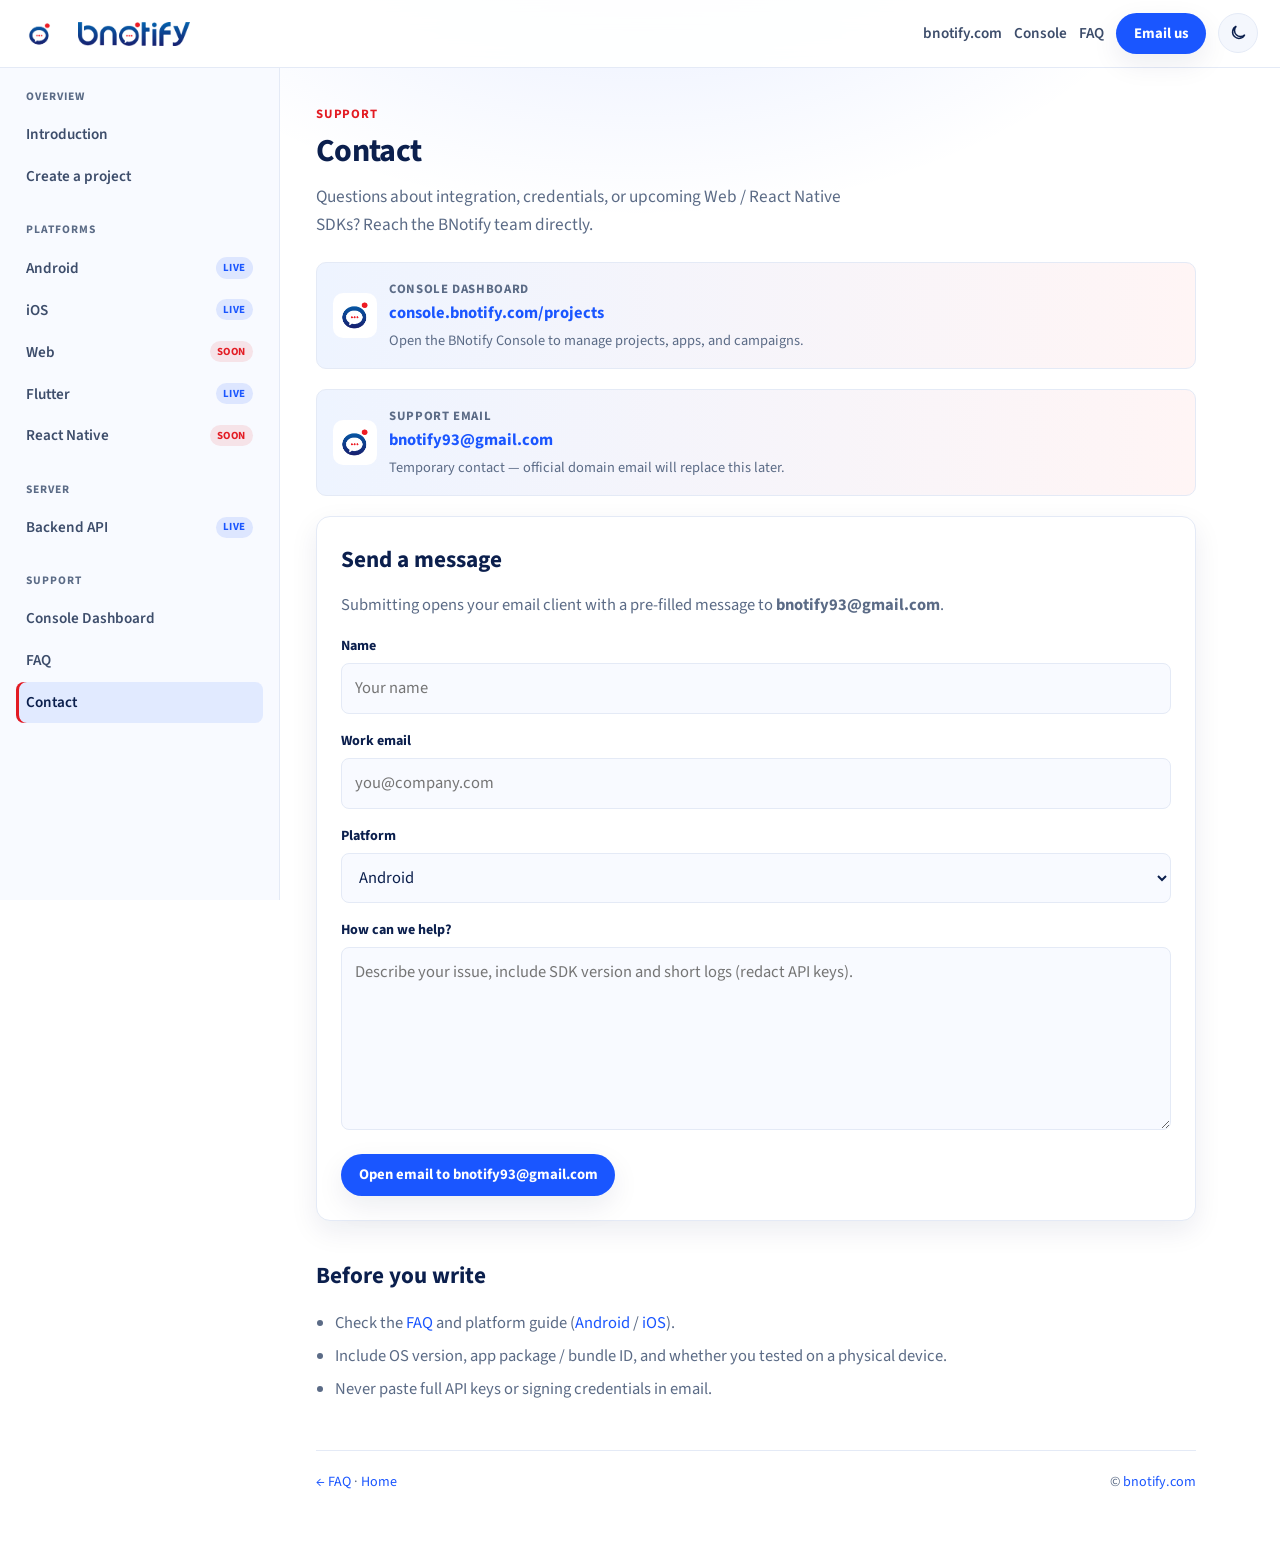
<file: contact.html>
<!DOCTYPE html>
<html lang="en" data-theme="light">
<head>
  <meta charset="UTF-8" />
  <meta name="viewport" content="width=device-width, initial-scale=1" />
  <title>Contact — BNotify SDK</title>
  <link rel="icon" href="assets/img/icon.png" type="image/png" />
  <link rel="preconnect" href="https://fonts.googleapis.com" />
  <link rel="preconnect" href="https://fonts.gstatic.com" crossorigin />
  <link href="https://fonts.googleapis.com/css2?family=IBM+Plex+Mono:wght@400;500;600&family=Source+Sans+3:wght@400;500;600;700;800&display=swap" rel="stylesheet" />
  <link rel="stylesheet" href="assets/css/docs.css" />
  <script>
    (function () {
      var t = localStorage.getItem("bn-theme");
      document.documentElement.setAttribute("data-theme", t === "dark" ? "dark" : "light");
    })();
  </script>
</head>
<body>
  <header class="topbar">
    <a class="brand" href="index.html">
      <img class="brand-icon" src="assets/img/icon.png" alt="BNotify icon" />
      <img class="brand-logo" src="assets/img/logo.png" alt="bnotify" />
    </a>
    <div class="topbar-actions">
      <a class="topbar-link" href="https://bnotify.com/" target="_blank" rel="noopener">bnotify.com</a>
      <a class="topbar-link" href="https://console.bnotify.com/projects" target="_blank" rel="noopener">Console</a>
      <a class="topbar-link" href="faq.html">FAQ</a>
      <a class="btn btn-primary" href="mailto:bnotify93@gmail.com">Email us</a>
      <button class="theme-toggle" id="themeToggle" type="button" aria-label="Switch to dark theme" title="Dark theme">
        <svg class="icon-moon" viewBox="0 0 24 24" fill="none" stroke="currentColor" stroke-width="2" aria-hidden="true"><path d="M21 14.3A8.5 8.5 0 1 1 9.7 3 7 7 0 0 0 21 14.3z"/></svg>
        <svg class="icon-sun" viewBox="0 0 24 24" fill="none" stroke="currentColor" stroke-width="2" aria-hidden="true"><circle cx="12" cy="12" r="4"/><path d="M12 2v2M12 20v2M4.93 4.93l1.41 1.41M17.66 17.66l1.41 1.41M2 12h2M20 12h2M4.93 19.07l1.41-1.41M17.66 6.34l1.41-1.41"/></svg>
      </button>
      <button class="menu-toggle" id="menuToggle" aria-label="Open navigation">☰</button>
    </div>
  </header>
  <div class="layout">
    <aside class="sidebar" id="sidebar">
      <div class="sidebar-section">
        <div class="sidebar-label">Overview</div>
        <a class="nav-link" data-page="index.html" href="index.html">Introduction</a>
        <a class="nav-link" data-page="console.html" href="console.html">Create a project</a>
      </div>
      <div class="sidebar-section">
        <div class="sidebar-label">Platforms</div>
        <a class="nav-link" data-page="android.html" href="android.html">Android <span class="badge badge-live">Live</span></a>
        <a class="nav-link" data-page="ios.html" href="ios.html">iOS <span class="badge badge-live">Live</span></a>
        <a class="nav-link" data-page="web.html" href="web.html">Web <span class="badge badge-soon">Soon</span></a>
        <a class="nav-link" data-page="flutter.html" href="flutter.html">Flutter <span class="badge badge-live">Live</span></a>
        <a class="nav-link" data-page="react-native.html" href="react-native.html">React Native <span class="badge badge-soon">Soon</span></a>
      </div>
      <div class="sidebar-section">
        <div class="sidebar-label">Server</div>
        <a class="nav-link" data-page="backend-api.html" href="backend-api.html">Backend API <span class="badge badge-live">Live</span></a>
      </div>
      <div class="sidebar-section">
        <div class="sidebar-label">Support</div>
        <a class="nav-link" href="https://console.bnotify.com/projects" target="_blank" rel="noopener">Console Dashboard</a>
        <a class="nav-link" data-page="faq.html" href="faq.html">FAQ</a>
        <a class="nav-link" data-page="contact.html" href="contact.html">Contact</a>
      </div>
    </aside>
    <main class="content">
      <div class="content-inner">
        <div class="page-kicker">Support</div>
        <h1>Contact</h1>
        <p class="lead">Questions about integration, credentials, or upcoming Web / React Native SDKs? Reach the BNotify team directly.</p>

        <div class="contact-email">
          <img src="assets/img/icon.png" alt="" width="44" height="44" style="border-radius:10px;background:#fff;" />
          <div>
            <div style="font-size:0.8rem;font-weight:700;letter-spacing:0.05em;text-transform:uppercase;color:var(--bn-muted);">Console Dashboard</div>
            <strong><a href="https://console.bnotify.com/projects" target="_blank" rel="noopener">console.bnotify.com/projects</a></strong>
            <div style="color:var(--bn-muted);font-size:0.9rem;margin-top:0.2rem;">Open the BNotify Console to manage projects, apps, and campaigns.</div>
          </div>
        </div>

        <div class="contact-email">
          <img src="assets/img/icon.png" alt="" width="44" height="44" style="border-radius:10px;background:#fff;" />
          <div>
            <div style="font-size:0.8rem;font-weight:700;letter-spacing:0.05em;text-transform:uppercase;color:var(--bn-muted);">Support email</div>
            <strong><a href="mailto:bnotify93@gmail.com">bnotify93@gmail.com</a></strong>
            <div style="color:var(--bn-muted);font-size:0.9rem;margin-top:0.2rem;">Temporary contact — official domain email will replace this later.</div>
          </div>
        </div>

        <div class="contact-panel">
          <h2 style="border:none;margin-top:0;padding-top:0;">Send a message</h2>
          <p style="color:var(--bn-muted);margin-top:0;">Submitting opens your email client with a pre-filled message to <strong>bnotify93@gmail.com</strong>.</p>
          <form id="contactForm">
            <label for="name">Name</label>
            <input id="name" name="name" type="text" required placeholder="Your name" autocomplete="name" />

            <label for="email">Work email</label>
            <input id="email" name="email" type="email" required placeholder="you@company.com" autocomplete="email" />

            <label for="platform">Platform</label>
            <select id="platform" name="platform" required>
              <option value="Android">Android</option>
              <option value="iOS">iOS</option>
              <option value="Flutter">Flutter</option>
              <option value="React Native">React Native (coming soon)</option>
              <option value="General">General / dashboard</option>
            </select>

            <label for="message">How can we help?</label>
            <textarea id="message" name="message" rows="6" required placeholder="Describe your issue, include SDK version and short logs (redact API keys)."></textarea>

            <button class="btn btn-primary" type="submit">Open email to bnotify93@gmail.com</button>
          </form>
        </div>

        <h2>Before you write</h2>
        <ul class="clean">
          <li>Check the <a href="faq.html">FAQ</a> and platform guide (<a href="android.html">Android</a> / <a href="ios.html">iOS</a>).</li>
          <li>Include OS version, app package / bundle ID, and whether you tested on a physical device.</li>
          <li>Never paste full API keys or signing credentials in email.</li>
        </ul>

        <footer class="footer">
          <span><a href="faq.html">← FAQ</a> · <a href="index.html">Home</a></span>
          <span>© <a href="https://bnotify.com/" target="_blank" rel="noopener">bnotify.com</a></span>
        </footer>
      </div>
    </main>
  </div>
  <script src="assets/js/docs.js"></script>
</body>
</html>
</file>
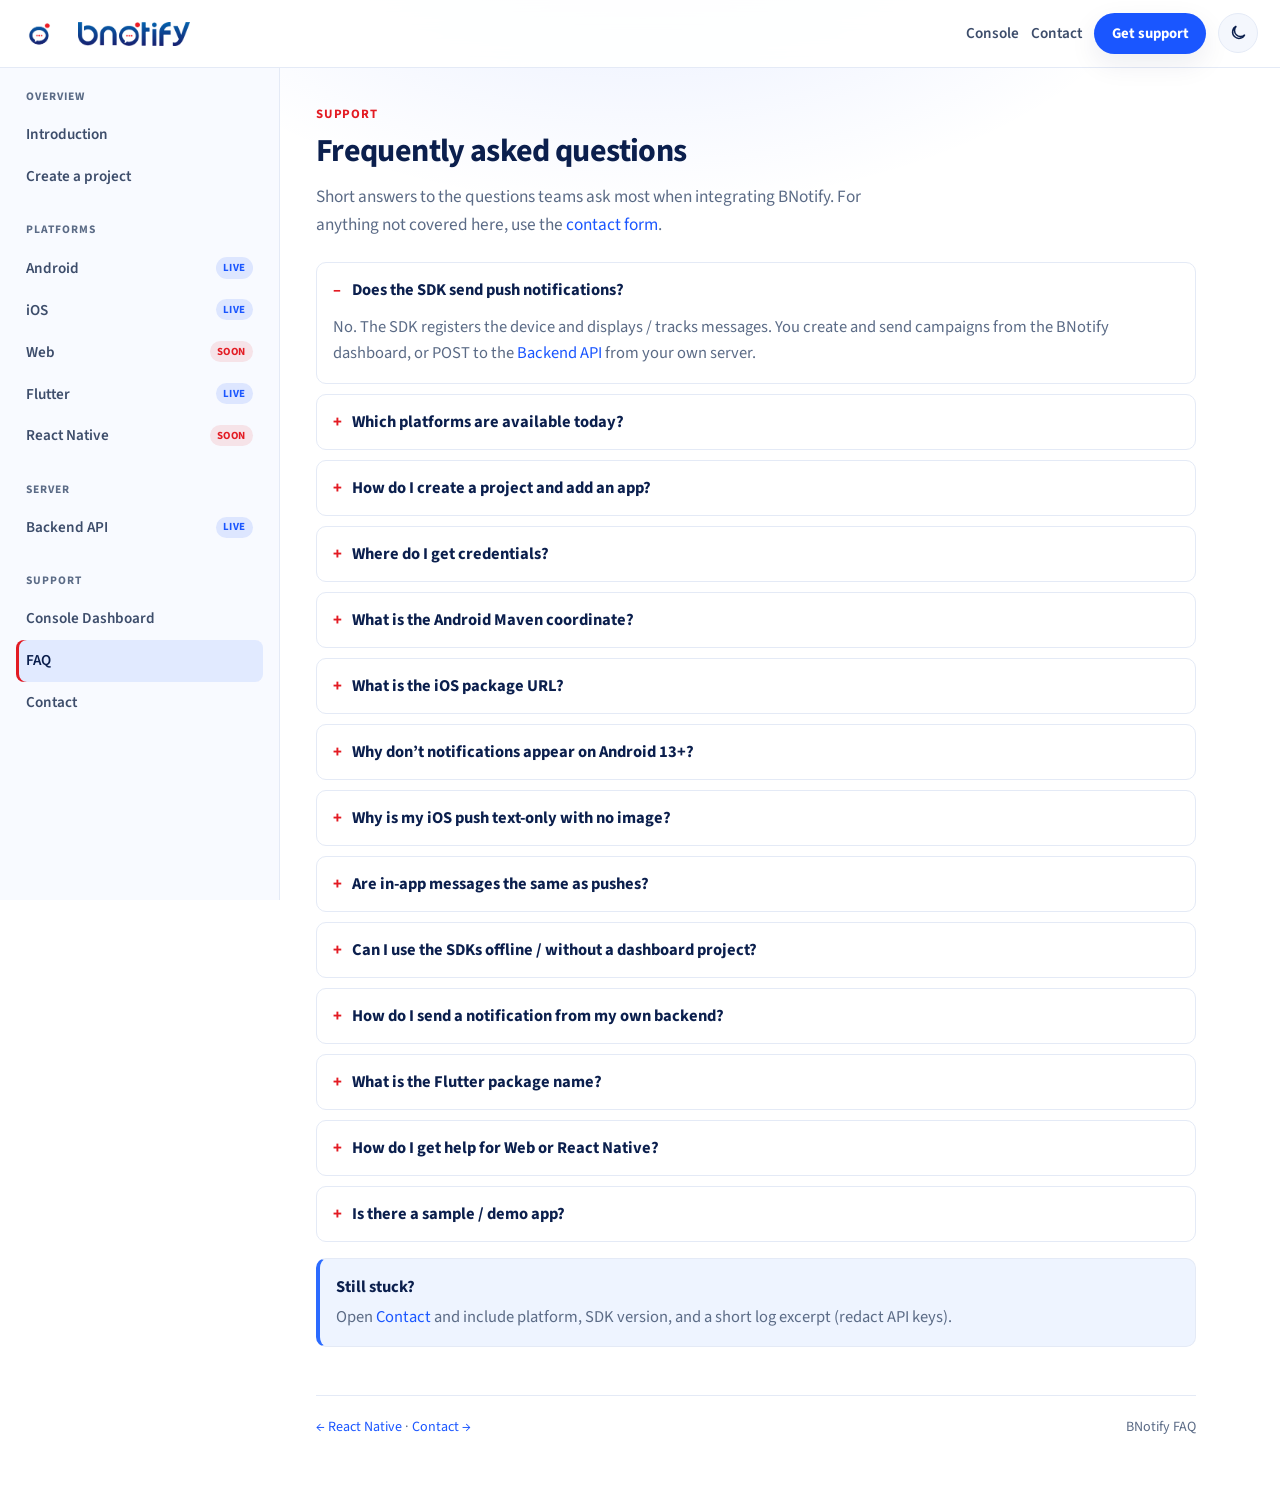
<file: faq.html>
<!DOCTYPE html>
<html lang="en" data-theme="light">
<head>
  <meta charset="UTF-8" />
  <meta name="viewport" content="width=device-width, initial-scale=1" />
  <title>FAQ — BNotify SDK</title>
  <link rel="icon" href="assets/img/icon.png" type="image/png" />
  <link rel="preconnect" href="https://fonts.googleapis.com" />
  <link rel="preconnect" href="https://fonts.gstatic.com" crossorigin />
  <link href="https://fonts.googleapis.com/css2?family=IBM+Plex+Mono:wght@400;500;600&family=Source+Sans+3:wght@400;500;600;700;800&display=swap" rel="stylesheet" />
  <link rel="stylesheet" href="assets/css/docs.css" />
  <script>
    (function () {
      var t = localStorage.getItem("bn-theme");
      document.documentElement.setAttribute("data-theme", t === "dark" ? "dark" : "light");
    })();
  </script>
</head>
<body>
  <header class="topbar">
    <a class="brand" href="index.html">
      <img class="brand-icon" src="assets/img/icon.png" alt="BNotify icon" />
      <img class="brand-logo" src="assets/img/logo.png" alt="bnotify" />
    </a>
    <div class="topbar-actions">
      <a class="topbar-link" href="https://console.bnotify.com/projects" target="_blank" rel="noopener">Console</a>
      <a class="topbar-link" href="contact.html">Contact</a>
      <a class="btn btn-primary" href="contact.html">Get support</a>
      <button class="theme-toggle" id="themeToggle" type="button" aria-label="Switch to dark theme" title="Dark theme">
        <svg class="icon-moon" viewBox="0 0 24 24" fill="none" stroke="currentColor" stroke-width="2" aria-hidden="true"><path d="M21 14.3A8.5 8.5 0 1 1 9.7 3 7 7 0 0 0 21 14.3z"/></svg>
        <svg class="icon-sun" viewBox="0 0 24 24" fill="none" stroke="currentColor" stroke-width="2" aria-hidden="true"><circle cx="12" cy="12" r="4"/><path d="M12 2v2M12 20v2M4.93 4.93l1.41 1.41M17.66 17.66l1.41 1.41M2 12h2M20 12h2M4.93 19.07l1.41-1.41M17.66 6.34l1.41-1.41"/></svg>
      </button>
      <button class="menu-toggle" id="menuToggle" aria-label="Open navigation">☰</button>
    </div>
  </header>
  <div class="layout">
    <aside class="sidebar" id="sidebar">
      <div class="sidebar-section">
        <div class="sidebar-label">Overview</div>
        <a class="nav-link" data-page="index.html" href="index.html">Introduction</a>
        <a class="nav-link" data-page="console.html" href="console.html">Create a project</a>
      </div>
      <div class="sidebar-section">
        <div class="sidebar-label">Platforms</div>
        <a class="nav-link" data-page="android.html" href="android.html">Android <span class="badge badge-live">Live</span></a>
        <a class="nav-link" data-page="ios.html" href="ios.html">iOS <span class="badge badge-live">Live</span></a>
        <a class="nav-link" data-page="web.html" href="web.html">Web <span class="badge badge-soon">Soon</span></a>
        <a class="nav-link" data-page="flutter.html" href="flutter.html">Flutter <span class="badge badge-live">Live</span></a>
        <a class="nav-link" data-page="react-native.html" href="react-native.html">React Native <span class="badge badge-soon">Soon</span></a>
      </div>
      <div class="sidebar-section">
        <div class="sidebar-label">Server</div>
        <a class="nav-link" data-page="backend-api.html" href="backend-api.html">Backend API <span class="badge badge-live">Live</span></a>
      </div>
      <div class="sidebar-section">
        <div class="sidebar-label">Support</div>
        <a class="nav-link" href="https://console.bnotify.com/projects" target="_blank" rel="noopener">Console Dashboard</a>
        <a class="nav-link" data-page="faq.html" href="faq.html">FAQ</a>
        <a class="nav-link" data-page="contact.html" href="contact.html">Contact</a>
      </div>
    </aside>
    <main class="content">
      <div class="content-inner">
        <div class="page-kicker">Support</div>
        <h1>Frequently asked questions</h1>
        <p class="lead">Short answers to the questions teams ask most when integrating BNotify. For anything not covered here, use the <a href="contact.html">contact form</a>.</p>

        <div class="faq">
          <details open>
            <summary>Does the SDK send push notifications?</summary>
            <p>No. The SDK registers the device and displays / tracks messages. You create and send campaigns from the BNotify dashboard, or POST to the <a href="backend-api.html">Backend API</a> from your own server.</p>
          </details>
          <details>
            <summary>Which platforms are available today?</summary>
            <p><strong>Android</strong> (JitPack 1.0.5), <strong>iOS</strong> (SPM on GitLab), and <strong>Flutter</strong> (<a href="https://pub.dev/packages/bnotify_flutter" target="_blank" rel="noopener">bnotify_flutter</a> on pub.dev) are production-ready. <strong>Web</strong> and <strong>React Native</strong> are coming soon.</p>
          </details>
          <details>
            <summary>How do I create a project and add an app?</summary>
            <p>Open the <a href="https://console.bnotify.com/" target="_blank" rel="noopener">BNotify Console</a>, log in, create a project, click Plus (+) on Overview, pick iOS / Android / Web, register the app, then download the config file. Full walkthrough with screenshots: <a href="console.html">Create a project</a>.</p>
          </details>
          <details>
            <summary>Where do I get credentials?</summary>
            <p>After you register an app in the <a href="console.html">Console</a>, download <code>bnotify-config.json</code> (Android) or <code>bnotify-config.plist</code> (iOS). You need <code>projectId</code>, <code>appId</code>, <code>apiKey</code>, and the other fields included in that download.</p>
          </details>
          <details>
            <summary>What is the Android Maven coordinate?</summary>
            <p><code>implementation("com.github.bnotify.bnotifysdk:bnotifysdk:1.0.5")</code> with JitPack repository. Plugin: <code>com.github.bnotify.bnotifysdk:bnotifyplugin:1.0.5</code>, apply id <code>com.github.bnotifysdk.bnotifyplugin</code>.</p>
          </details>
          <details>
            <summary>What is the iOS package URL?</summary>
            <p><code>https://gitlab.com/hamza.hafeez/bnotifyiossdk.git</code> — add the product named <code>BNotify</code>.</p>
          </details>
          <details>
            <summary>Why don’t notifications appear on Android 13+?</summary>
            <p>Runtime <code>POST_NOTIFICATIONS</code> permission is required. Request it from your Activity and ensure the user grants it.</p>
          </details>
          <details>
            <summary>Why is my iOS push text-only with no image?</summary>
            <p>Add a Notification Service Extension, set <code>aps["mutable-content"] = 1</code>, and send <code>imageUrl</code> as a top-level key (sibling of <code>aps</code>). Call <code>BNotifyExtensionSafe.prepareNotificationContent</code>.</p>
          </details>
          <details>
            <summary>Are in-app messages the same as pushes?</summary>
            <p>No. In-app campaigns render inside the running app. System notifications appear in the tray or on the lock screen. Both are configured from the BNotify dashboard.</p>
          </details>
          <details>
            <summary>Can I use the SDKs offline / without a dashboard project?</summary>
            <p>Device registration and delivery require valid project credentials and a network connection.</p>
          </details>
          <details>
            <summary>How do I send a notification from my own backend?</summary>
            <p>In Console → <strong>Settings</strong>, copy <strong>Webhooks</strong> (the POST URL) and <strong>API Key</strong> (the <code>apiToken</code> field). POST a JSON body that includes <code>tokens</code> for the devices that should receive it. If <code>isScheduled</code> is <code>false</code>, omit <code>scheduledAt</code>. Full contract: <a href="backend-api.html">Backend API</a>.</p>
          </details>
          <details>
            <summary>What is the Flutter package name?</summary>
            <p><code>bnotify_flutter: ^0.1.2</code> on <a href="https://pub.dev/packages/bnotify_flutter" target="_blank" rel="noopener">pub.dev</a>. Follow the <a href="flutter.html">Flutter integration guide</a>. The Flutter plugin source is not public; install from pub.dev only.</p>
          </details>
          <details>
            <summary>How do I get help for Web or React Native?</summary>
            <p>Those SDKs are not published yet. Email <a href="mailto:bnotify93@gmail.com">bnotify93@gmail.com</a> for roadmap or early-access interest. Flutter is available — see the <a href="flutter.html">Flutter guide</a>.</p>
          </details>
          <details>
            <summary>Is there a sample / demo app?</summary>
            <p>Yes — Android and iOS demo projects live in the BNotify workspace. For Flutter, use the plugin <code>example/</code> app after replacing placeholder Console files, and follow the <a href="flutter.html">Flutter guide</a>.</p>
          </details>
        </div>

        <div class="callout info">
          <div class="callout-title">Still stuck?</div>
          <p>Open <a href="contact.html">Contact</a> and include platform, SDK version, and a short log excerpt (redact API keys).</p>
        </div>

        <footer class="footer">
          <span><a href="react-native.html">← React Native</a> · <a href="contact.html">Contact →</a></span>
          <span>BNotify FAQ</span>
        </footer>
      </div>
    </main>
  </div>
  <script src="assets/js/docs.js"></script>
</body>
</html>
</file>
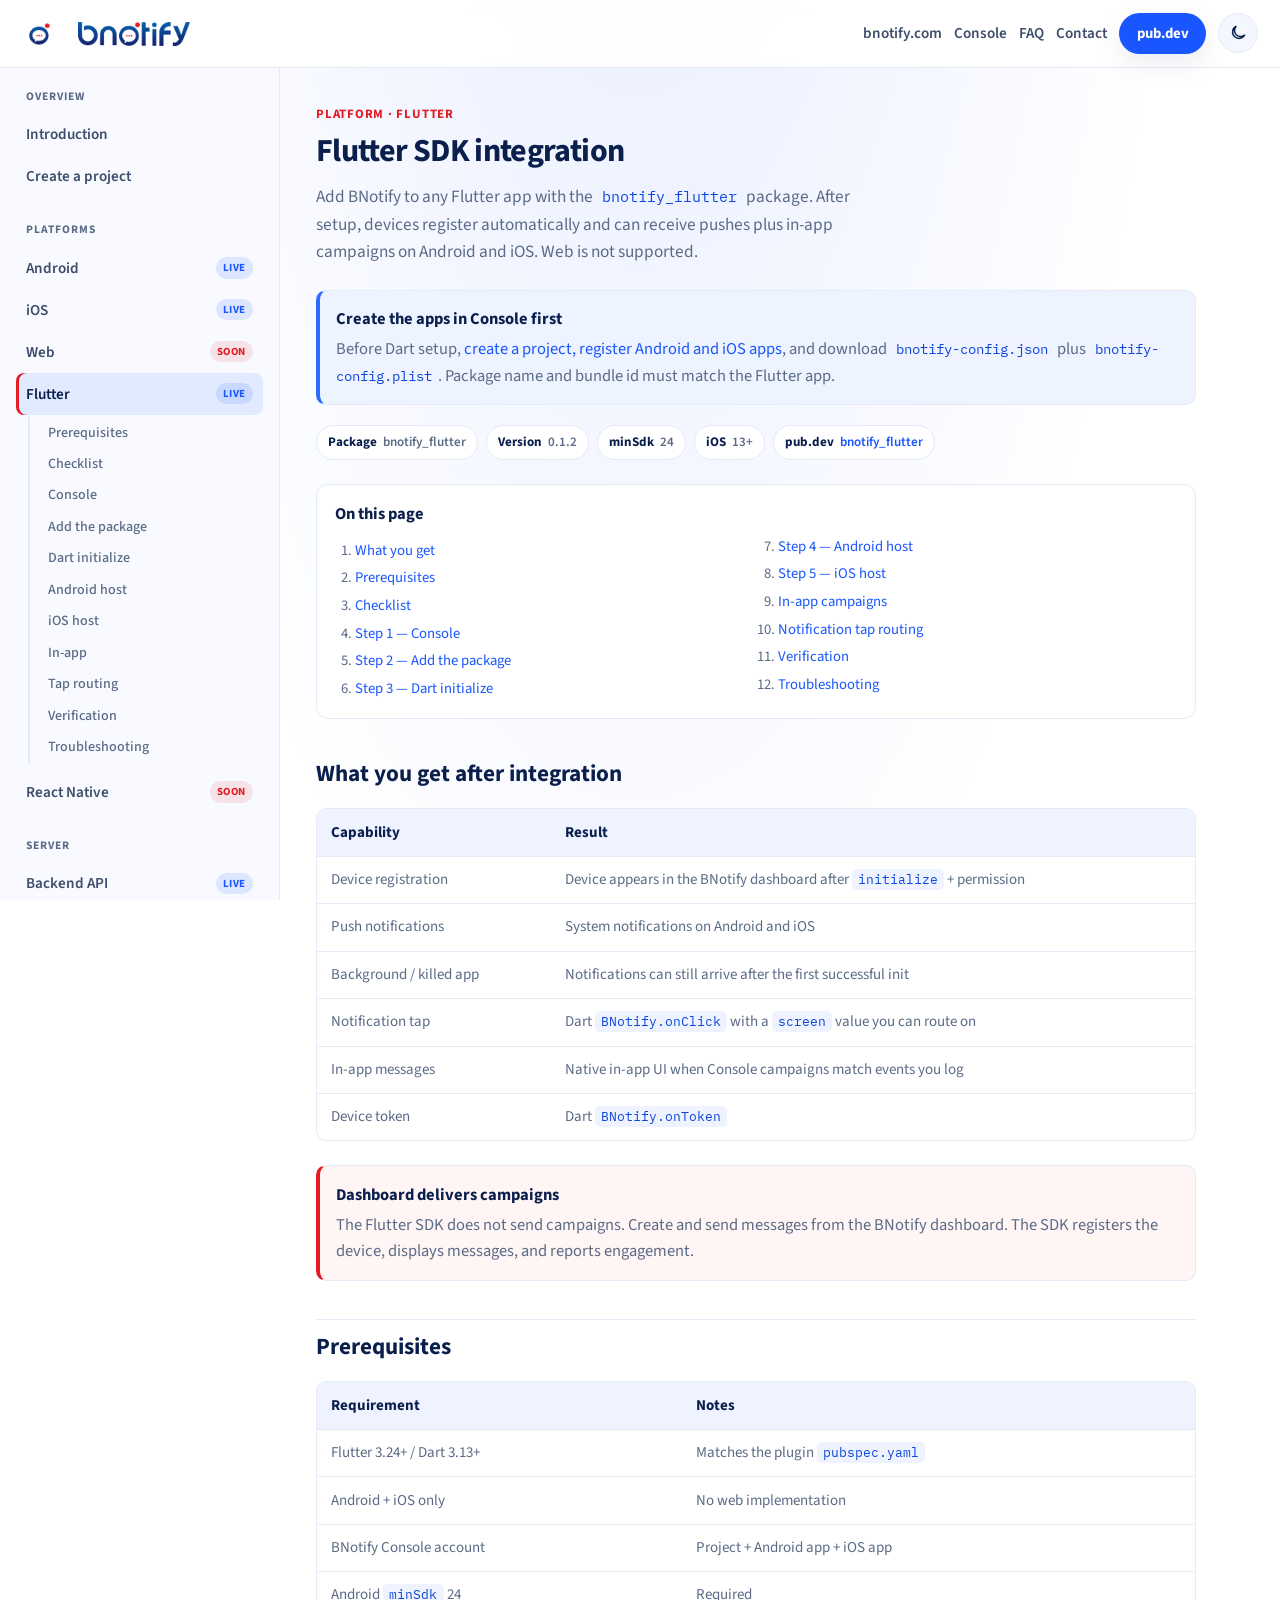
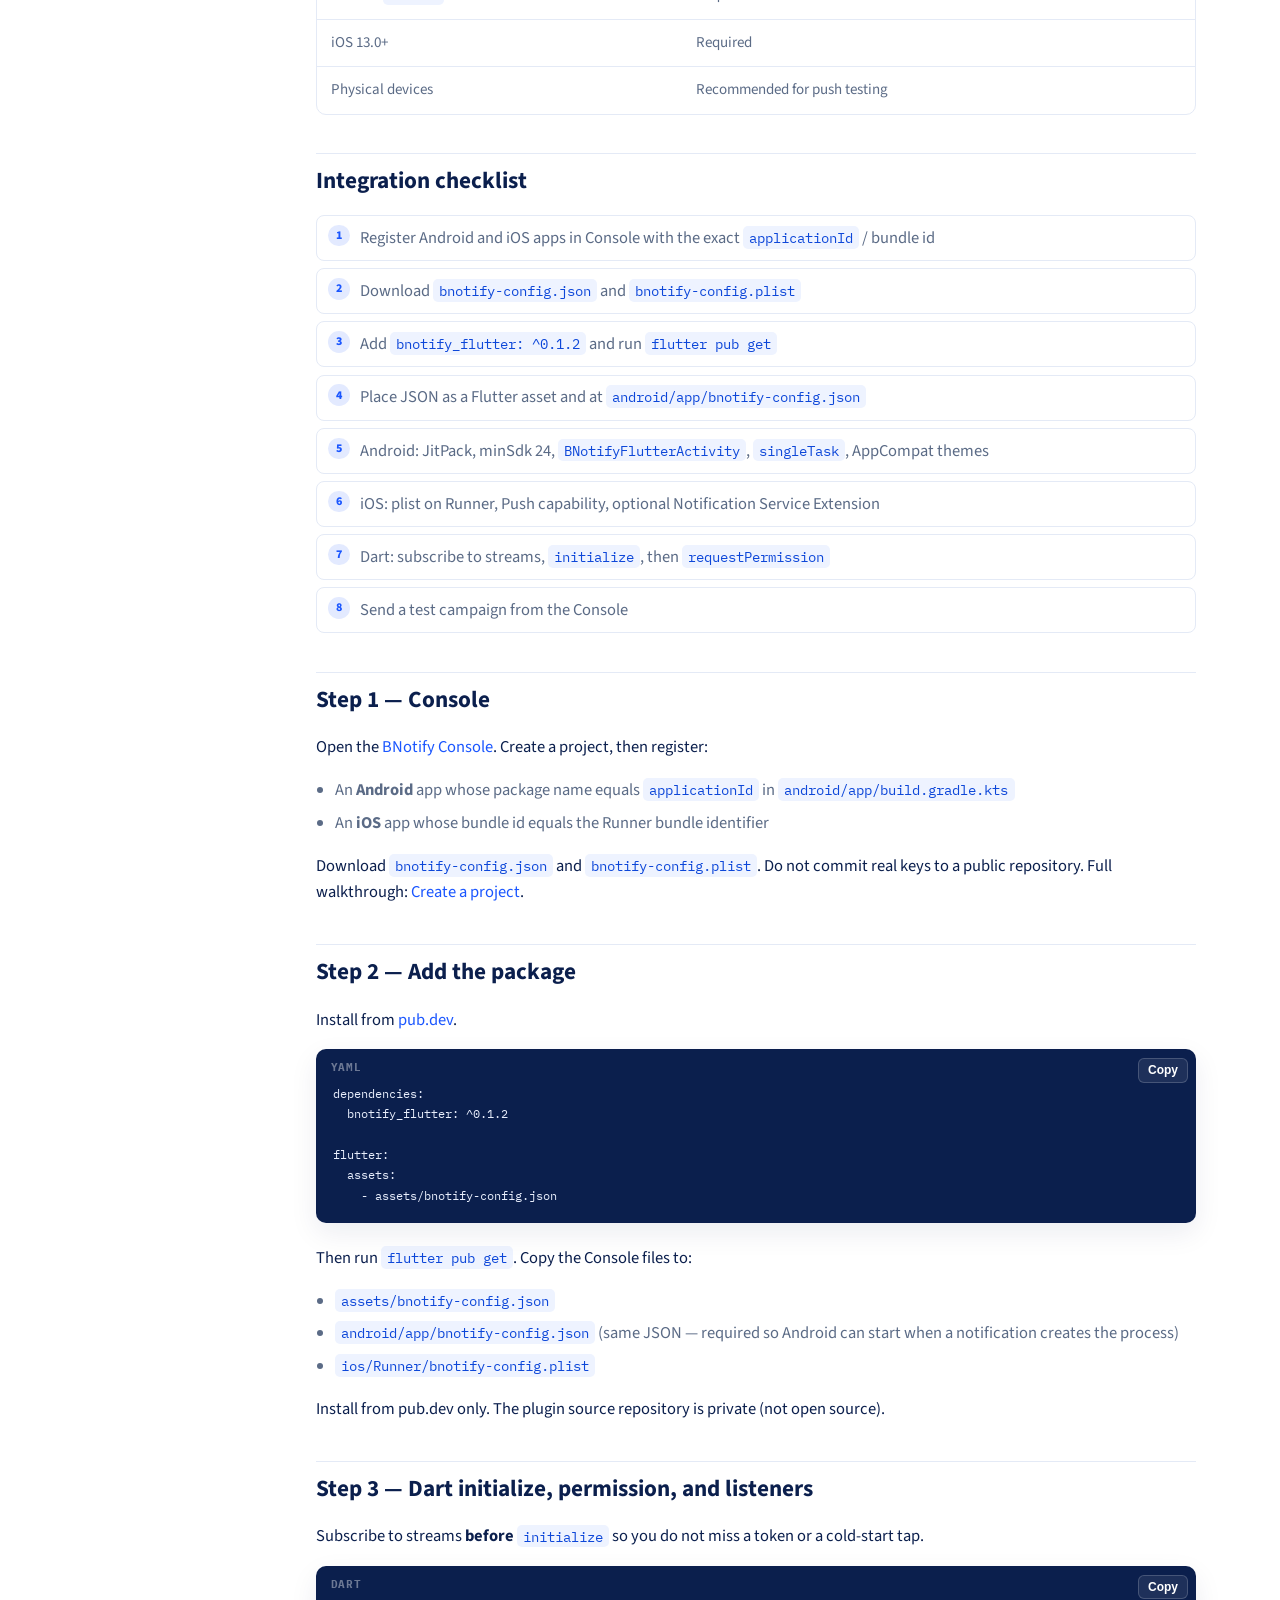
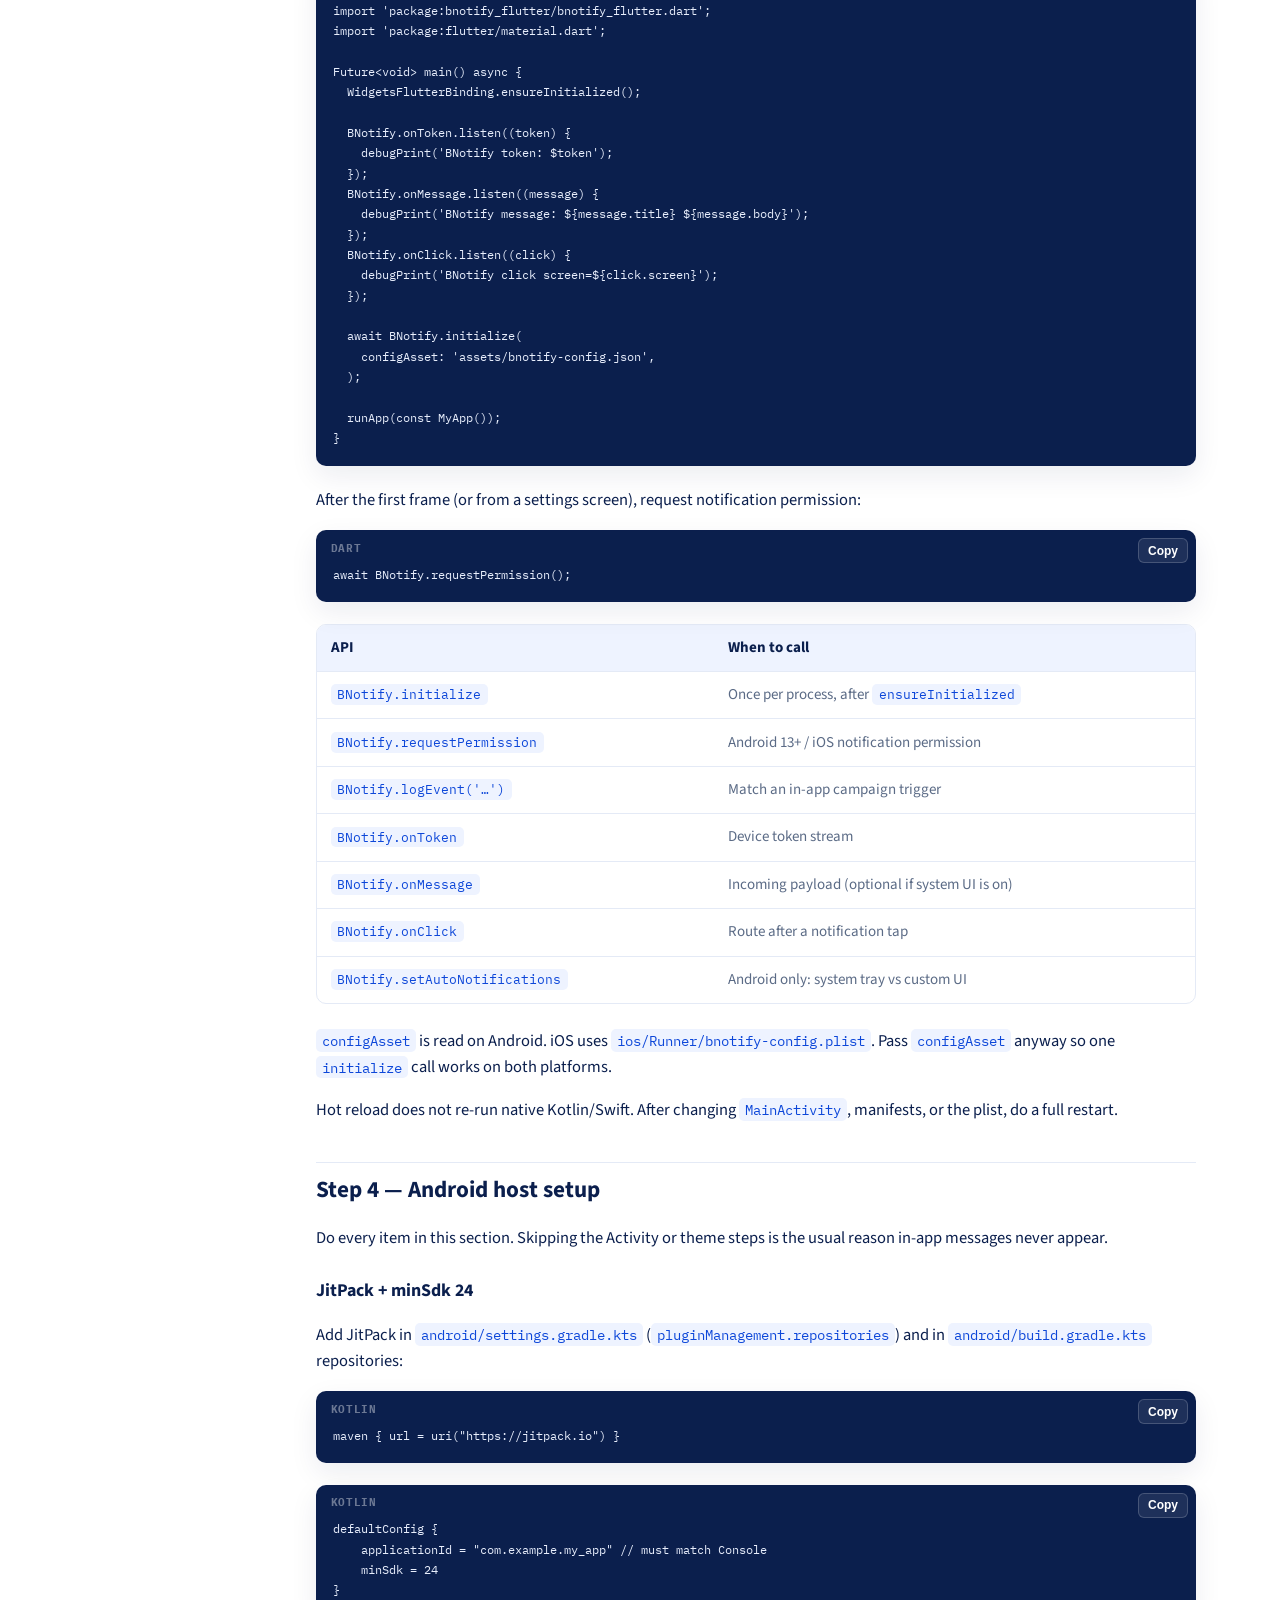
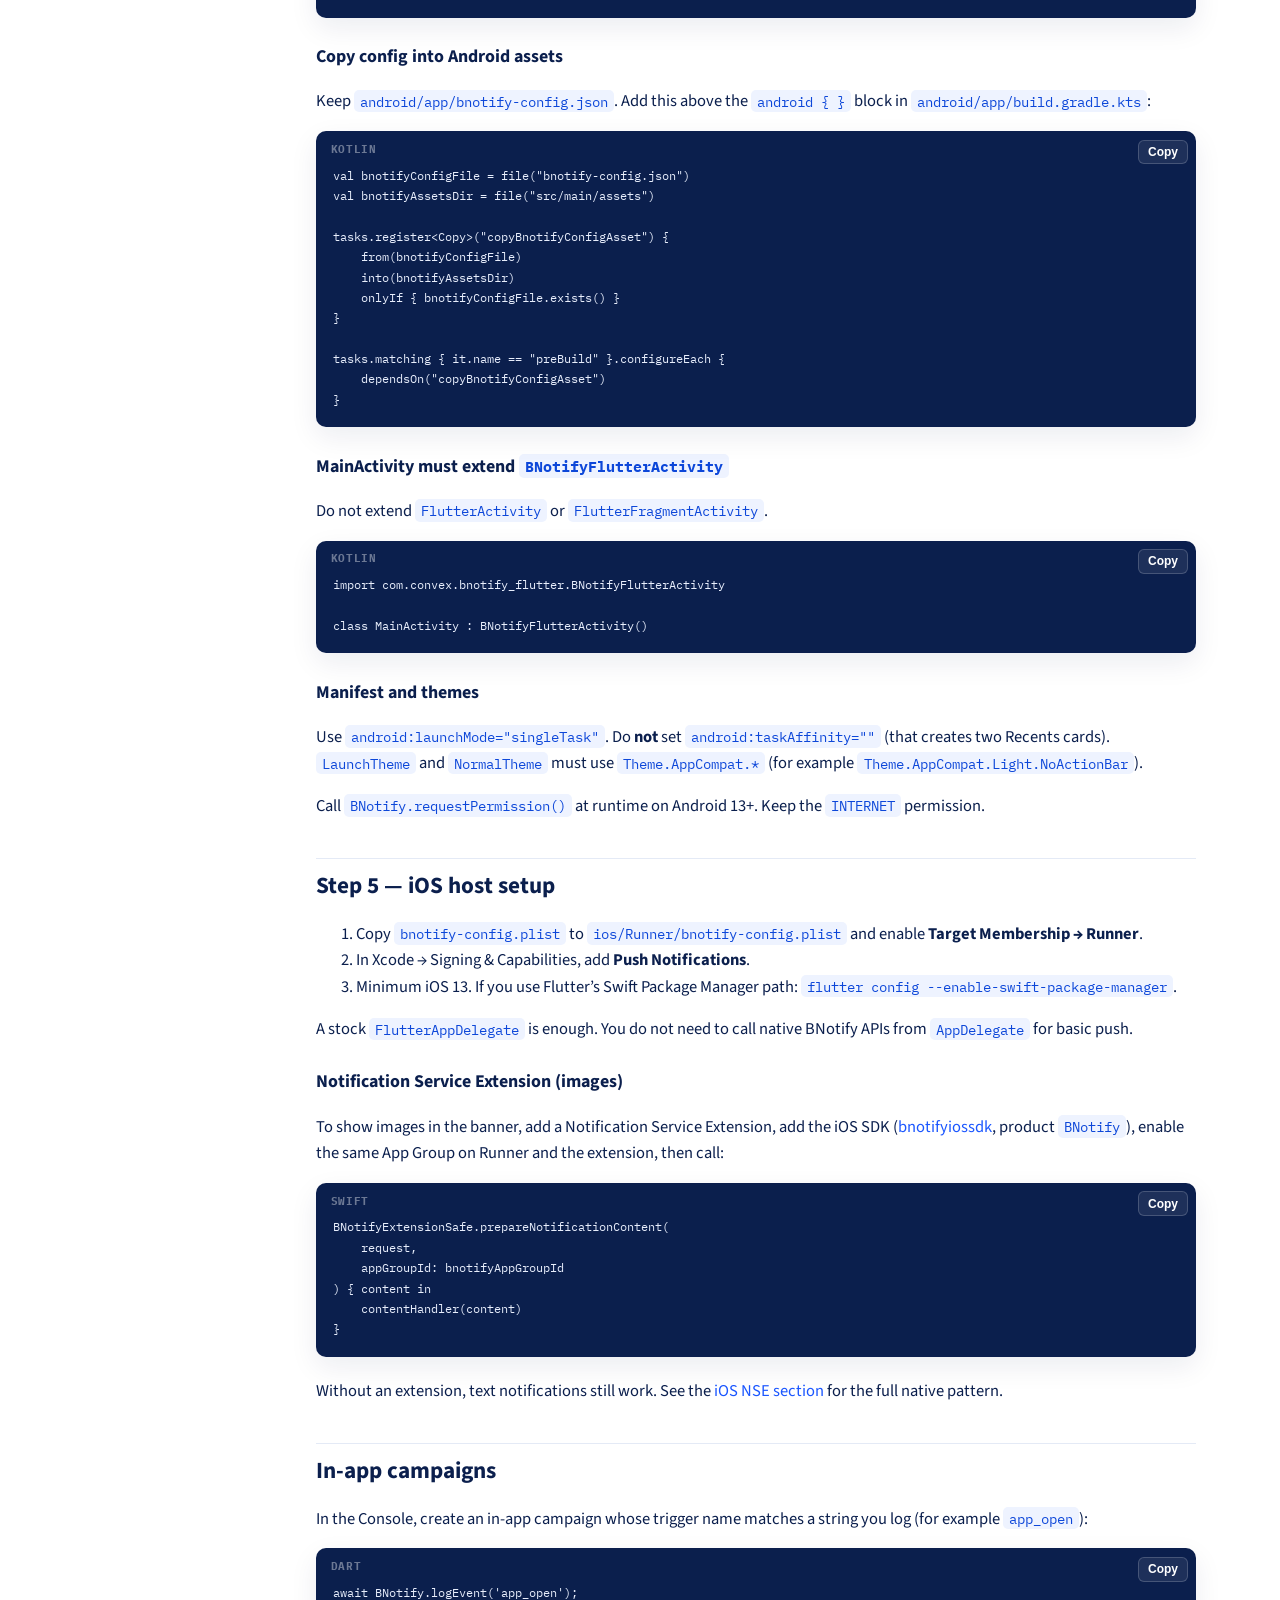
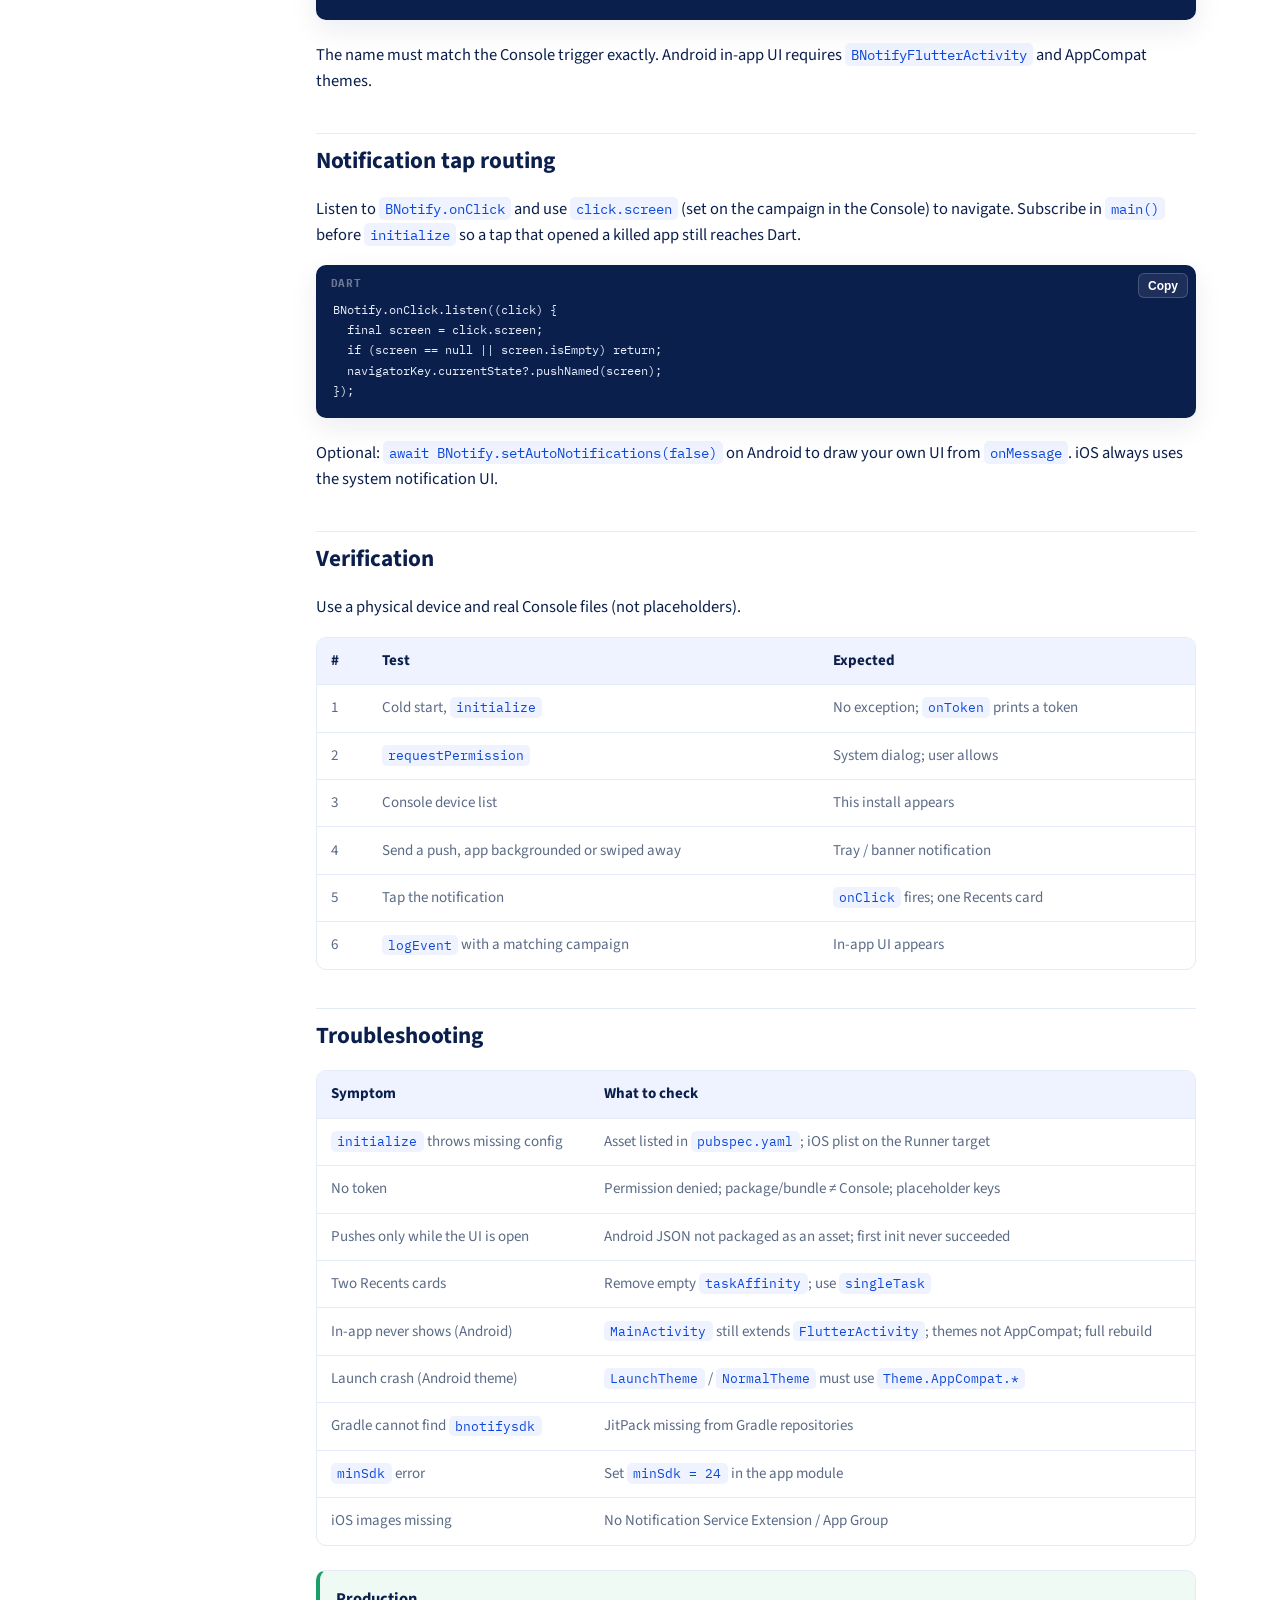
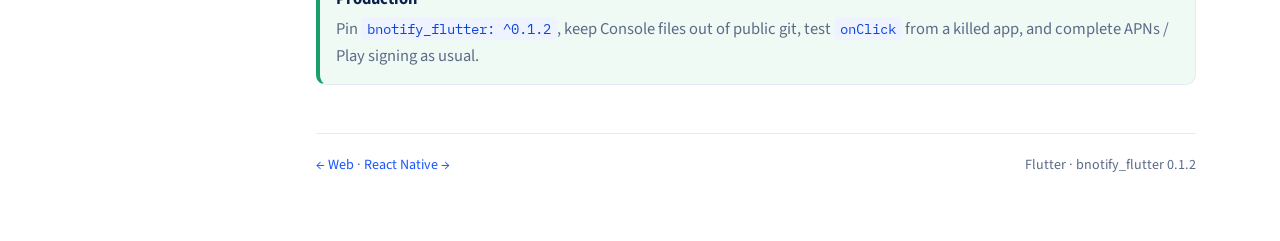
<file: flutter.html>
<!DOCTYPE html>
<html lang="en" data-theme="light">
<head>
  <meta charset="UTF-8" />
  <meta name="viewport" content="width=device-width, initial-scale=1" />
  <title>Flutter Integration — BNotify SDK</title>
  <meta name="description" content="Step-by-step guide to integrate the BNotify Flutter SDK from pub.dev." />
  <link rel="icon" href="assets/img/icon.png" type="image/png" />
  <link rel="preconnect" href="https://fonts.googleapis.com" />
  <link rel="preconnect" href="https://fonts.gstatic.com" crossorigin />
  <link href="https://fonts.googleapis.com/css2?family=IBM+Plex+Mono:wght@400;500;600&family=Source+Sans+3:wght@400;500;600;700;800&display=swap" rel="stylesheet" />
  <link rel="stylesheet" href="assets/css/docs.css" />
  <script>
    (function () {
      var t = localStorage.getItem("bn-theme");
      document.documentElement.setAttribute("data-theme", t === "dark" ? "dark" : "light");
    })();
  </script>
</head>
<body>
  <header class="topbar">
    <a class="brand" href="index.html">
      <img class="brand-icon" src="assets/img/icon.png" alt="BNotify icon" />
      <img class="brand-logo" src="assets/img/logo.png" alt="bnotify" />
    </a>
    <div class="topbar-actions">
      <a class="topbar-link" href="https://bnotify.com/" target="_blank" rel="noopener">bnotify.com</a>
      <a class="topbar-link" href="https://console.bnotify.com/projects" target="_blank" rel="noopener">Console</a>
      <a class="topbar-link" href="faq.html">FAQ</a>
      <a class="topbar-link" href="contact.html">Contact</a>
      <a class="btn btn-primary" href="https://pub.dev/packages/bnotify_flutter" target="_blank" rel="noopener">pub.dev</a>
      <button class="theme-toggle" id="themeToggle" type="button" aria-label="Switch to dark theme" title="Dark theme">
        <svg class="icon-moon" viewBox="0 0 24 24" fill="none" stroke="currentColor" stroke-width="2" aria-hidden="true"><path d="M21 14.3A8.5 8.5 0 1 1 9.7 3 7 7 0 0 0 21 14.3z"/></svg>
        <svg class="icon-sun" viewBox="0 0 24 24" fill="none" stroke="currentColor" stroke-width="2" aria-hidden="true"><circle cx="12" cy="12" r="4"/><path d="M12 2v2M12 20v2M4.93 4.93l1.41 1.41M17.66 17.66l1.41 1.41M2 12h2M20 12h2M4.93 19.07l1.41-1.41M17.66 6.34l1.41-1.41"/></svg>
      </button>
      <button class="menu-toggle" id="menuToggle" aria-label="Open navigation">☰</button>
    </div>
  </header>

  <div class="layout">
    <aside class="sidebar" id="sidebar">
      <div class="sidebar-section">
        <div class="sidebar-label">Overview</div>
        <a class="nav-link" data-page="index.html" href="index.html">Introduction</a>
        <a class="nav-link" data-page="console.html" href="console.html">Create a project</a>
      </div>
      <div class="sidebar-section">
        <div class="sidebar-label">Platforms</div>
        <a class="nav-link" data-page="android.html" href="android.html">Android <span class="badge badge-live">Live</span></a>
        <a class="nav-link" data-page="ios.html" href="ios.html">iOS <span class="badge badge-live">Live</span></a>
        <a class="nav-link" data-page="web.html" href="web.html">Web <span class="badge badge-soon">Soon</span></a>
        <a class="nav-link" data-page="flutter.html" href="flutter.html">Flutter <span class="badge badge-live">Live</span></a>
        <div class="nav-sub">
          <a href="#prerequisites">Prerequisites</a>
          <a href="#checklist">Checklist</a>
          <a href="#console">Console</a>
          <a href="#pub">Add the package</a>
          <a href="#dart">Dart initialize</a>
          <a href="#android">Android host</a>
          <a href="#ios">iOS host</a>
          <a href="#inapp">In-app</a>
          <a href="#routing">Tap routing</a>
          <a href="#verify">Verification</a>
          <a href="#troubleshoot">Troubleshooting</a>
        </div>
        <a class="nav-link" data-page="react-native.html" href="react-native.html">React Native <span class="badge badge-soon">Soon</span></a>
      </div>
      <div class="sidebar-section">
        <div class="sidebar-label">Server</div>
        <a class="nav-link" data-page="backend-api.html" href="backend-api.html">Backend API <span class="badge badge-live">Live</span></a>
      </div>
      <div class="sidebar-section">
        <div class="sidebar-label">Support</div>
        <a class="nav-link" href="https://console.bnotify.com/projects" target="_blank" rel="noopener">Console Dashboard</a>
        <a class="nav-link" data-page="faq.html" href="faq.html">FAQ</a>
        <a class="nav-link" data-page="contact.html" href="contact.html">Contact</a>
      </div>
    </aside>

    <main class="content">
      <div class="content-inner">
        <div class="page-kicker">Platform · Flutter</div>
        <h1>Flutter SDK integration</h1>
        <p class="lead">Add BNotify to any Flutter app with the <code>bnotify_flutter</code> package. After setup, devices register automatically and can receive pushes plus in-app campaigns on Android and iOS. Web is not supported.</p>

        <div class="callout info">
          <div class="callout-title">Create the apps in Console first</div>
          <p>Before Dart setup, <a href="console.html">create a project, register Android and iOS apps</a>, and download <code>bnotify-config.json</code> plus <code>bnotify-config.plist</code>. Package name and bundle id must match the Flutter app.</p>
        </div>

        <div class="meta-row">
          <span class="chip"><strong>Package</strong> bnotify_flutter</span>
          <span class="chip"><strong>Version</strong> 0.1.2</span>
          <span class="chip"><strong>minSdk</strong> 24</span>
          <span class="chip"><strong>iOS</strong> 13+</span>
          <span class="chip"><strong>pub.dev</strong> <a href="https://pub.dev/packages/bnotify_flutter" target="_blank" rel="noopener">bnotify_flutter</a></span>
        </div>

        <div class="toc-inline">
          <strong>On this page</strong>
          <ol>
            <li><a href="#what-you-get">What you get</a></li>
            <li><a href="#prerequisites">Prerequisites</a></li>
            <li><a href="#checklist">Checklist</a></li>
            <li><a href="#console">Step 1 — Console</a></li>
            <li><a href="#pub">Step 2 — Add the package</a></li>
            <li><a href="#dart">Step 3 — Dart initialize</a></li>
            <li><a href="#android">Step 4 — Android host</a></li>
            <li><a href="#ios">Step 5 — iOS host</a></li>
            <li><a href="#inapp">In-app campaigns</a></li>
            <li><a href="#routing">Notification tap routing</a></li>
            <li><a href="#verify">Verification</a></li>
            <li><a href="#troubleshoot">Troubleshooting</a></li>
          </ol>
        </div>

        <h2 id="what-you-get">What you get after integration</h2>
        <div class="table-wrap">
          <table>
            <thead><tr><th>Capability</th><th>Result</th></tr></thead>
            <tbody>
              <tr><td>Device registration</td><td>Device appears in the BNotify dashboard after <code>initialize</code> + permission</td></tr>
              <tr><td>Push notifications</td><td>System notifications on Android and iOS</td></tr>
              <tr><td>Background / killed app</td><td>Notifications can still arrive after the first successful init</td></tr>
              <tr><td>Notification tap</td><td>Dart <code>BNotify.onClick</code> with a <code>screen</code> value you can route on</td></tr>
              <tr><td>In-app messages</td><td>Native in-app UI when Console campaigns match events you log</td></tr>
              <tr><td>Device token</td><td>Dart <code>BNotify.onToken</code></td></tr>
            </tbody>
          </table>
        </div>
        <div class="callout warn">
          <div class="callout-title">Dashboard delivers campaigns</div>
          <p>The Flutter SDK does not send campaigns. Create and send messages from the BNotify dashboard. The SDK registers the device, displays messages, and reports engagement.</p>
        </div>

        <h2 id="prerequisites">Prerequisites</h2>
        <div class="table-wrap">
          <table>
            <thead><tr><th>Requirement</th><th>Notes</th></tr></thead>
            <tbody>
              <tr><td>Flutter 3.24+ / Dart 3.13+</td><td>Matches the plugin <code>pubspec.yaml</code></td></tr>
              <tr><td>Android + iOS only</td><td>No web implementation</td></tr>
              <tr><td>BNotify Console account</td><td>Project + Android app + iOS app</td></tr>
              <tr><td>Android <code>minSdk</code> 24</td><td>Required</td></tr>
              <tr><td>iOS 13.0+</td><td>Required</td></tr>
              <tr><td>Physical devices</td><td>Recommended for push testing</td></tr>
            </tbody>
          </table>
        </div>

        <h2 id="checklist">Integration checklist</h2>
        <ul class="checklist">
          <li><span class="mark">1</span><span>Register Android and iOS apps in Console with the exact <code>applicationId</code> / bundle id</span></li>
          <li><span class="mark">2</span><span>Download <code>bnotify-config.json</code> and <code>bnotify-config.plist</code></span></li>
          <li><span class="mark">3</span><span>Add <code>bnotify_flutter: ^0.1.2</code> and run <code>flutter pub get</code></span></li>
          <li><span class="mark">4</span><span>Place JSON as a Flutter asset and at <code>android/app/bnotify-config.json</code></span></li>
          <li><span class="mark">5</span><span>Android: JitPack, minSdk 24, <code>BNotifyFlutterActivity</code>, <code>singleTask</code>, AppCompat themes</span></li>
          <li><span class="mark">6</span><span>iOS: plist on Runner, Push capability, optional Notification Service Extension</span></li>
          <li><span class="mark">7</span><span>Dart: subscribe to streams, <code>initialize</code>, then <code>requestPermission</code></span></li>
          <li><span class="mark">8</span><span>Send a test campaign from the Console</span></li>
        </ul>

        <h2 id="console">Step 1 — Console</h2>
        <p>Open the <a href="https://console.bnotify.com/" target="_blank" rel="noopener">BNotify Console</a>. Create a project, then register:</p>
        <ul class="clean">
          <li>An <strong>Android</strong> app whose package name equals <code>applicationId</code> in <code>android/app/build.gradle.kts</code></li>
          <li>An <strong>iOS</strong> app whose bundle id equals the Runner bundle identifier</li>
        </ul>
        <p>Download <code>bnotify-config.json</code> and <code>bnotify-config.plist</code>. Do not commit real keys to a public repository. Full walkthrough: <a href="console.html">Create a project</a>.</p>

        <h2 id="pub">Step 2 — Add the package</h2>
        <p>Install from <a href="https://pub.dev/packages/bnotify_flutter" target="_blank" rel="noopener">pub.dev</a>.</p>
        <div class="pre-wrap">
          <span class="lang">YAML</span>
          <button class="copy-btn" type="button">Copy</button>
          <pre><code>dependencies:
  bnotify_flutter: ^0.1.2

flutter:
  assets:
    - assets/bnotify-config.json</code></pre>
        </div>
        <p>Then run <code>flutter pub get</code>. Copy the Console files to:</p>
        <ul class="clean">
          <li><code>assets/bnotify-config.json</code></li>
          <li><code>android/app/bnotify-config.json</code> (same JSON — required so Android can start when a notification creates the process)</li>
          <li><code>ios/Runner/bnotify-config.plist</code></li>
        </ul>
        <p>Install from pub.dev only. The plugin source repository is private (not open source).</p>

        <h2 id="dart">Step 3 — Dart initialize, permission, and listeners</h2>
        <p>Subscribe to streams <strong>before</strong> <code>initialize</code> so you do not miss a token or a cold-start tap.</p>
        <div class="pre-wrap">
          <span class="lang">Dart</span>
          <button class="copy-btn" type="button">Copy</button>
          <pre><code>import 'package:bnotify_flutter/bnotify_flutter.dart';
import 'package:flutter/material.dart';

Future&lt;void&gt; main() async {
  WidgetsFlutterBinding.ensureInitialized();

  BNotify.onToken.listen((token) {
    debugPrint('BNotify token: $token');
  });
  BNotify.onMessage.listen((message) {
    debugPrint('BNotify message: ${message.title} ${message.body}');
  });
  BNotify.onClick.listen((click) {
    debugPrint('BNotify click screen=${click.screen}');
  });

  await BNotify.initialize(
    configAsset: 'assets/bnotify-config.json',
  );

  runApp(const MyApp());
}</code></pre>
        </div>
        <p>After the first frame (or from a settings screen), request notification permission:</p>
        <div class="pre-wrap">
          <span class="lang">Dart</span>
          <button class="copy-btn" type="button">Copy</button>
          <pre><code>await BNotify.requestPermission();</code></pre>
        </div>
        <div class="table-wrap">
          <table>
            <thead><tr><th>API</th><th>When to call</th></tr></thead>
            <tbody>
              <tr><td><code>BNotify.initialize</code></td><td>Once per process, after <code>ensureInitialized</code></td></tr>
              <tr><td><code>BNotify.requestPermission</code></td><td>Android 13+ / iOS notification permission</td></tr>
              <tr><td><code>BNotify.logEvent('…')</code></td><td>Match an in-app campaign trigger</td></tr>
              <tr><td><code>BNotify.onToken</code></td><td>Device token stream</td></tr>
              <tr><td><code>BNotify.onMessage</code></td><td>Incoming payload (optional if system UI is on)</td></tr>
              <tr><td><code>BNotify.onClick</code></td><td>Route after a notification tap</td></tr>
              <tr><td><code>BNotify.setAutoNotifications</code></td><td>Android only: system tray vs custom UI</td></tr>
            </tbody>
          </table>
        </div>
        <p><code>configAsset</code> is read on Android. iOS uses <code>ios/Runner/bnotify-config.plist</code>. Pass <code>configAsset</code> anyway so one <code>initialize</code> call works on both platforms.</p>
        <p>Hot reload does not re-run native Kotlin/Swift. After changing <code>MainActivity</code>, manifests, or the plist, do a full restart.</p>

        <h2 id="android">Step 4 — Android host setup</h2>
        <p>Do every item in this section. Skipping the Activity or theme steps is the usual reason in-app messages never appear.</p>

        <h3>JitPack + minSdk 24</h3>
        <p>Add JitPack in <code>android/settings.gradle.kts</code> (<code>pluginManagement.repositories</code>) and in <code>android/build.gradle.kts</code> repositories:</p>
        <div class="pre-wrap">
          <span class="lang">Kotlin</span>
          <button class="copy-btn" type="button">Copy</button>
          <pre><code>maven { url = uri("https://jitpack.io") }</code></pre>
        </div>
        <div class="pre-wrap">
          <span class="lang">Kotlin</span>
          <button class="copy-btn" type="button">Copy</button>
          <pre><code>defaultConfig {
    applicationId = "com.example.my_app" // must match Console
    minSdk = 24
}</code></pre>
        </div>

        <h3>Copy config into Android assets</h3>
        <p>Keep <code>android/app/bnotify-config.json</code>. Add this above the <code>android { }</code> block in <code>android/app/build.gradle.kts</code>:</p>
        <div class="pre-wrap">
          <span class="lang">Kotlin</span>
          <button class="copy-btn" type="button">Copy</button>
          <pre><code>val bnotifyConfigFile = file("bnotify-config.json")
val bnotifyAssetsDir = file("src/main/assets")

tasks.register&lt;Copy&gt;("copyBnotifyConfigAsset") {
    from(bnotifyConfigFile)
    into(bnotifyAssetsDir)
    onlyIf { bnotifyConfigFile.exists() }
}

tasks.matching { it.name == "preBuild" }.configureEach {
    dependsOn("copyBnotifyConfigAsset")
}</code></pre>
        </div>

        <h3>MainActivity must extend <code>BNotifyFlutterActivity</code></h3>
        <p>Do not extend <code>FlutterActivity</code> or <code>FlutterFragmentActivity</code>.</p>
        <div class="pre-wrap">
          <span class="lang">Kotlin</span>
          <button class="copy-btn" type="button">Copy</button>
          <pre><code>import com.convex.bnotify_flutter.BNotifyFlutterActivity

class MainActivity : BNotifyFlutterActivity()</code></pre>
        </div>

        <h3>Manifest and themes</h3>
        <p>Use <code>android:launchMode="singleTask"</code>. Do <strong>not</strong> set <code>android:taskAffinity=""</code> (that creates two Recents cards). <code>LaunchTheme</code> and <code>NormalTheme</code> must use <code>Theme.AppCompat.*</code> (for example <code>Theme.AppCompat.Light.NoActionBar</code>).</p>
        <p>Call <code>BNotify.requestPermission()</code> at runtime on Android 13+. Keep the <code>INTERNET</code> permission.</p>

        <h2 id="ios">Step 5 — iOS host setup</h2>
        <ol>
          <li>Copy <code>bnotify-config.plist</code> to <code>ios/Runner/bnotify-config.plist</code> and enable <strong>Target Membership → Runner</strong>.</li>
          <li>In Xcode → Signing &amp; Capabilities, add <strong>Push Notifications</strong>.</li>
          <li>Minimum iOS 13. If you use Flutter’s Swift Package Manager path: <code>flutter config --enable-swift-package-manager</code>.</li>
        </ol>
        <p>A stock <code>FlutterAppDelegate</code> is enough. You do not need to call native BNotify APIs from <code>AppDelegate</code> for basic push.</p>

        <h3>Notification Service Extension (images)</h3>
        <p>To show images in the banner, add a Notification Service Extension, add the iOS SDK (<a href="https://gitlab.com/hamza.hafeez/bnotifyiossdk.git" target="_blank" rel="noopener">bnotifyiossdk</a>, product <code>BNotify</code>), enable the same App Group on Runner and the extension, then call:</p>
        <div class="pre-wrap">
          <span class="lang">Swift</span>
          <button class="copy-btn" type="button">Copy</button>
          <pre><code>BNotifyExtensionSafe.prepareNotificationContent(
    request,
    appGroupId: bnotifyAppGroupId
) { content in
    contentHandler(content)
}</code></pre>
        </div>
        <p>Without an extension, text notifications still work. See the <a href="ios.html#nse">iOS NSE section</a> for the full native pattern.</p>

        <h2 id="inapp">In-app campaigns</h2>
        <p>In the Console, create an in-app campaign whose trigger name matches a string you log (for example <code>app_open</code>):</p>
        <div class="pre-wrap">
          <span class="lang">Dart</span>
          <button class="copy-btn" type="button">Copy</button>
          <pre><code>await BNotify.logEvent('app_open');</code></pre>
        </div>
        <p>The name must match the Console trigger exactly. Android in-app UI requires <code>BNotifyFlutterActivity</code> and AppCompat themes.</p>

        <h2 id="routing">Notification tap routing</h2>
        <p>Listen to <code>BNotify.onClick</code> and use <code>click.screen</code> (set on the campaign in the Console) to navigate. Subscribe in <code>main()</code> before <code>initialize</code> so a tap that opened a killed app still reaches Dart.</p>
        <div class="pre-wrap">
          <span class="lang">Dart</span>
          <button class="copy-btn" type="button">Copy</button>
          <pre><code>BNotify.onClick.listen((click) {
  final screen = click.screen;
  if (screen == null || screen.isEmpty) return;
  navigatorKey.currentState?.pushNamed(screen);
});</code></pre>
        </div>
        <p>Optional: <code>await BNotify.setAutoNotifications(false)</code> on Android to draw your own UI from <code>onMessage</code>. iOS always uses the system notification UI.</p>

        <h2 id="verify">Verification</h2>
        <p>Use a physical device and real Console files (not placeholders).</p>
        <div class="table-wrap">
          <table>
            <thead><tr><th>#</th><th>Test</th><th>Expected</th></tr></thead>
            <tbody>
              <tr><td>1</td><td>Cold start, <code>initialize</code></td><td>No exception; <code>onToken</code> prints a token</td></tr>
              <tr><td>2</td><td><code>requestPermission</code></td><td>System dialog; user allows</td></tr>
              <tr><td>3</td><td>Console device list</td><td>This install appears</td></tr>
              <tr><td>4</td><td>Send a push, app backgrounded or swiped away</td><td>Tray / banner notification</td></tr>
              <tr><td>5</td><td>Tap the notification</td><td><code>onClick</code> fires; one Recents card</td></tr>
              <tr><td>6</td><td><code>logEvent</code> with a matching campaign</td><td>In-app UI appears</td></tr>
            </tbody>
          </table>
        </div>

        <h2 id="troubleshoot">Troubleshooting</h2>
        <div class="table-wrap">
          <table>
            <thead><tr><th>Symptom</th><th>What to check</th></tr></thead>
            <tbody>
              <tr><td><code>initialize</code> throws missing config</td><td>Asset listed in <code>pubspec.yaml</code>; iOS plist on the Runner target</td></tr>
              <tr><td>No token</td><td>Permission denied; package/bundle ≠ Console; placeholder keys</td></tr>
              <tr><td>Pushes only while the UI is open</td><td>Android JSON not packaged as an asset; first init never succeeded</td></tr>
              <tr><td>Two Recents cards</td><td>Remove empty <code>taskAffinity</code>; use <code>singleTask</code></td></tr>
              <tr><td>In-app never shows (Android)</td><td><code>MainActivity</code> still extends <code>FlutterActivity</code>; themes not AppCompat; full rebuild</td></tr>
              <tr><td>Launch crash (Android theme)</td><td><code>LaunchTheme</code> / <code>NormalTheme</code> must use <code>Theme.AppCompat.*</code></td></tr>
              <tr><td>Gradle cannot find <code>bnotifysdk</code></td><td>JitPack missing from Gradle repositories</td></tr>
              <tr><td><code>minSdk</code> error</td><td>Set <code>minSdk = 24</code> in the app module</td></tr>
              <tr><td>iOS images missing</td><td>No Notification Service Extension / App Group</td></tr>
            </tbody>
          </table>
        </div>

        <div class="callout tip">
          <div class="callout-title">Production</div>
          <p>Pin <code>bnotify_flutter: ^0.1.2</code>, keep Console files out of public git, test <code>onClick</code> from a killed app, and complete APNs / Play signing as usual.</p>
        </div>

        <footer class="footer">
          <span><a href="web.html">← Web</a> · <a href="react-native.html">React Native →</a></span>
          <span>Flutter · bnotify_flutter 0.1.2</span>
        </footer>
      </div>
    </main>
  </div>
  <script src="assets/js/docs.js"></script>
</body>
</html>
</file>
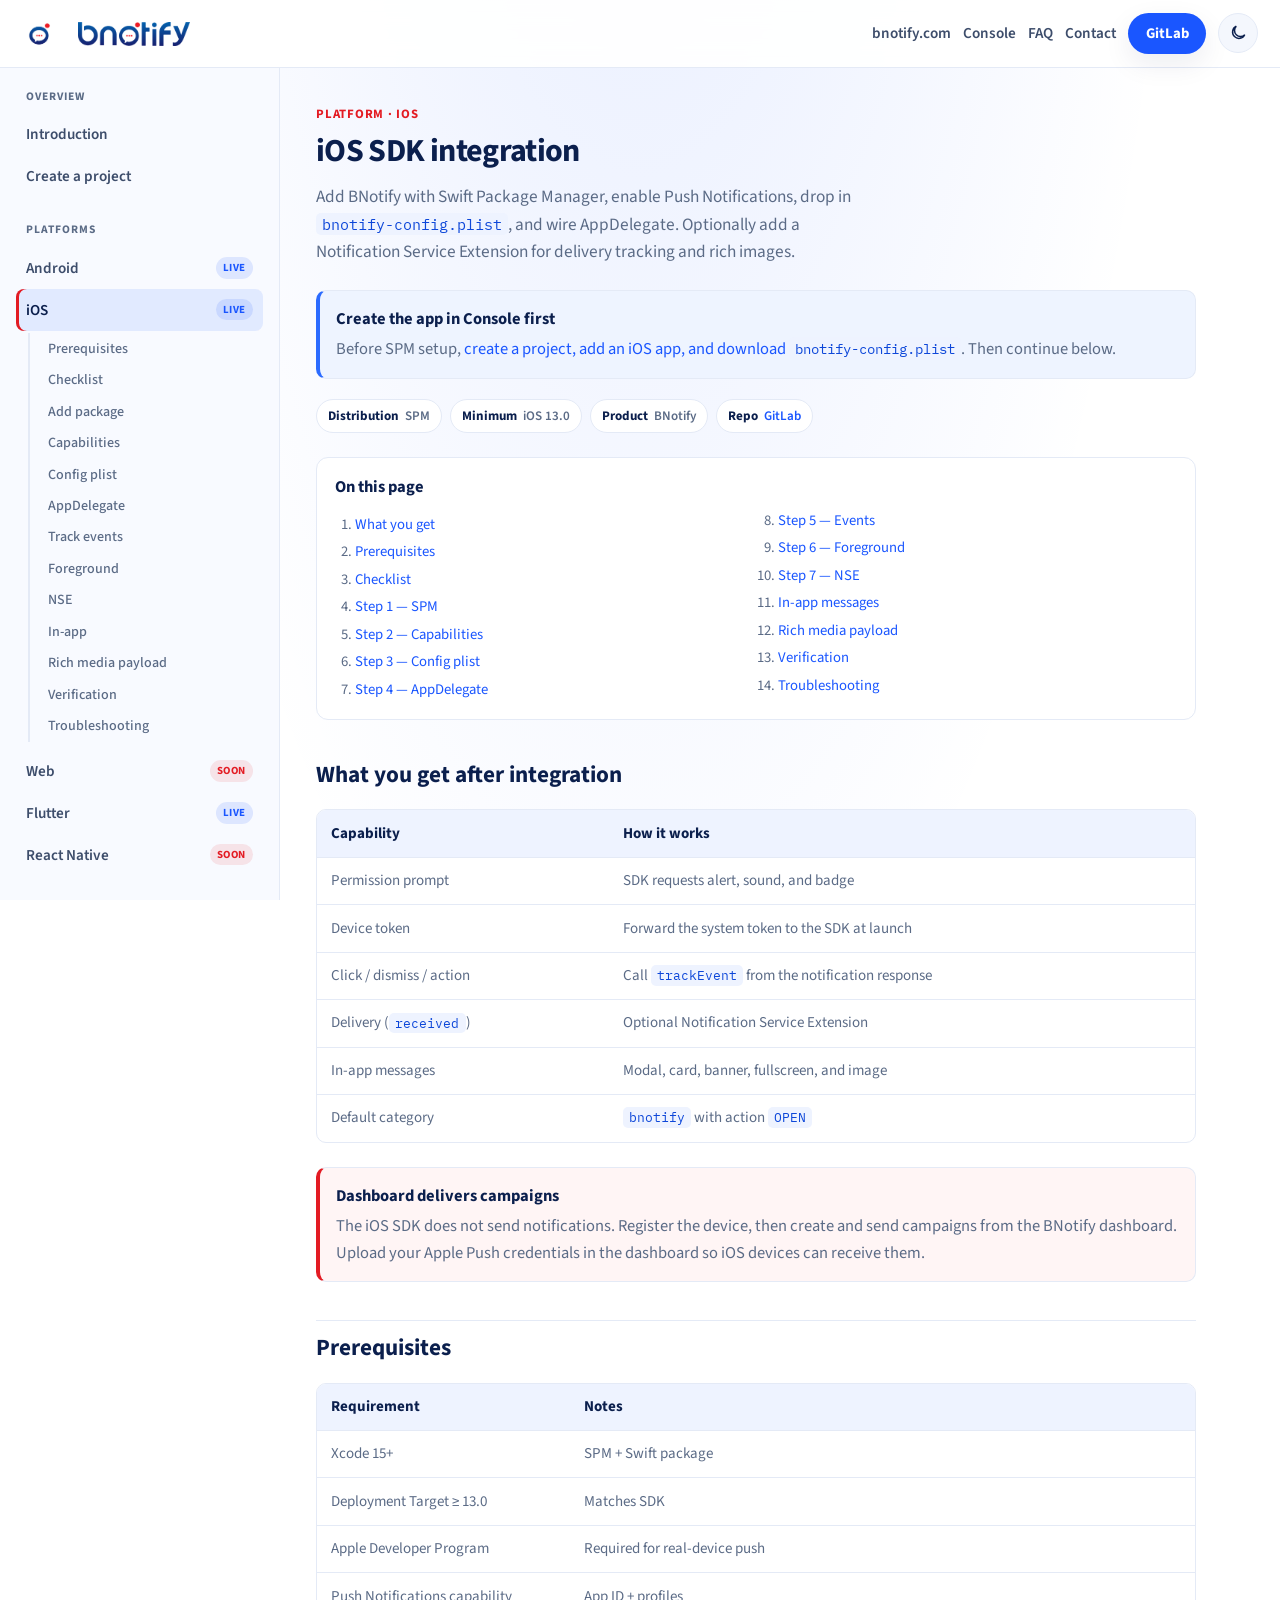
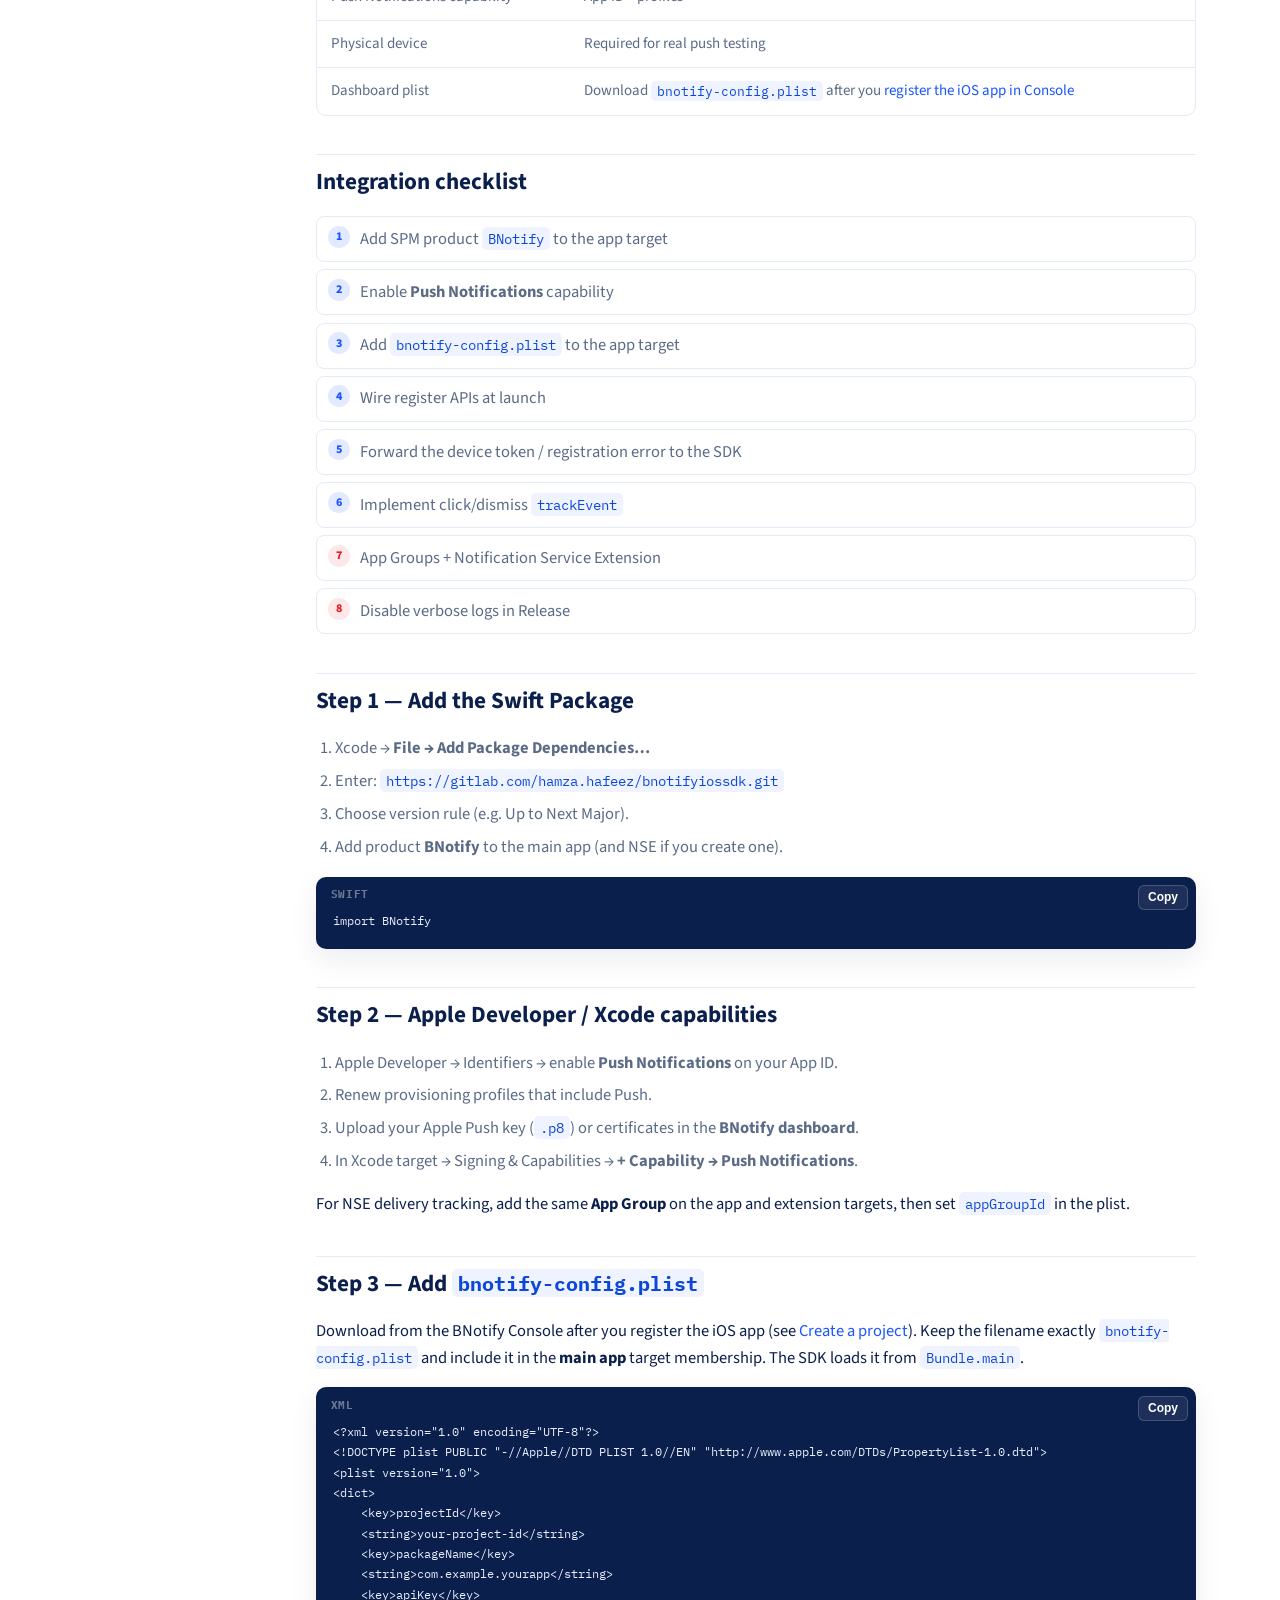
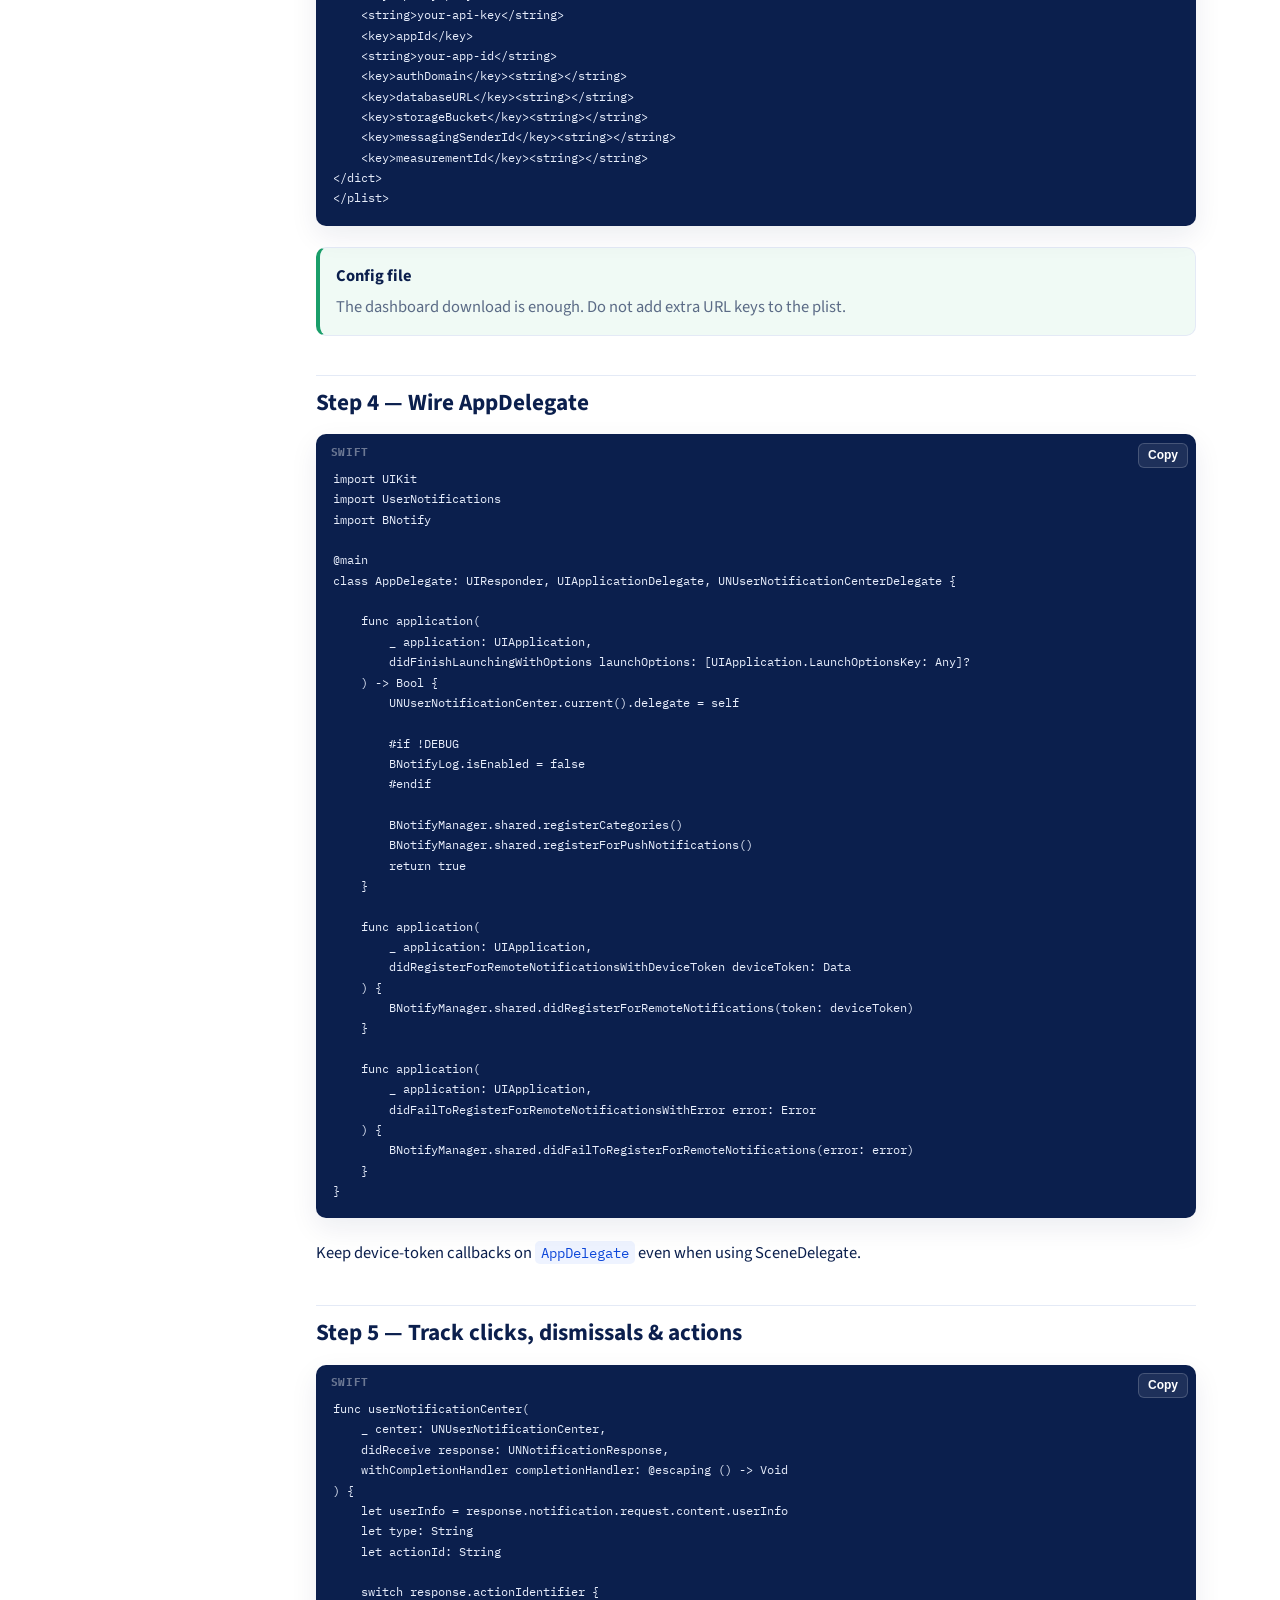
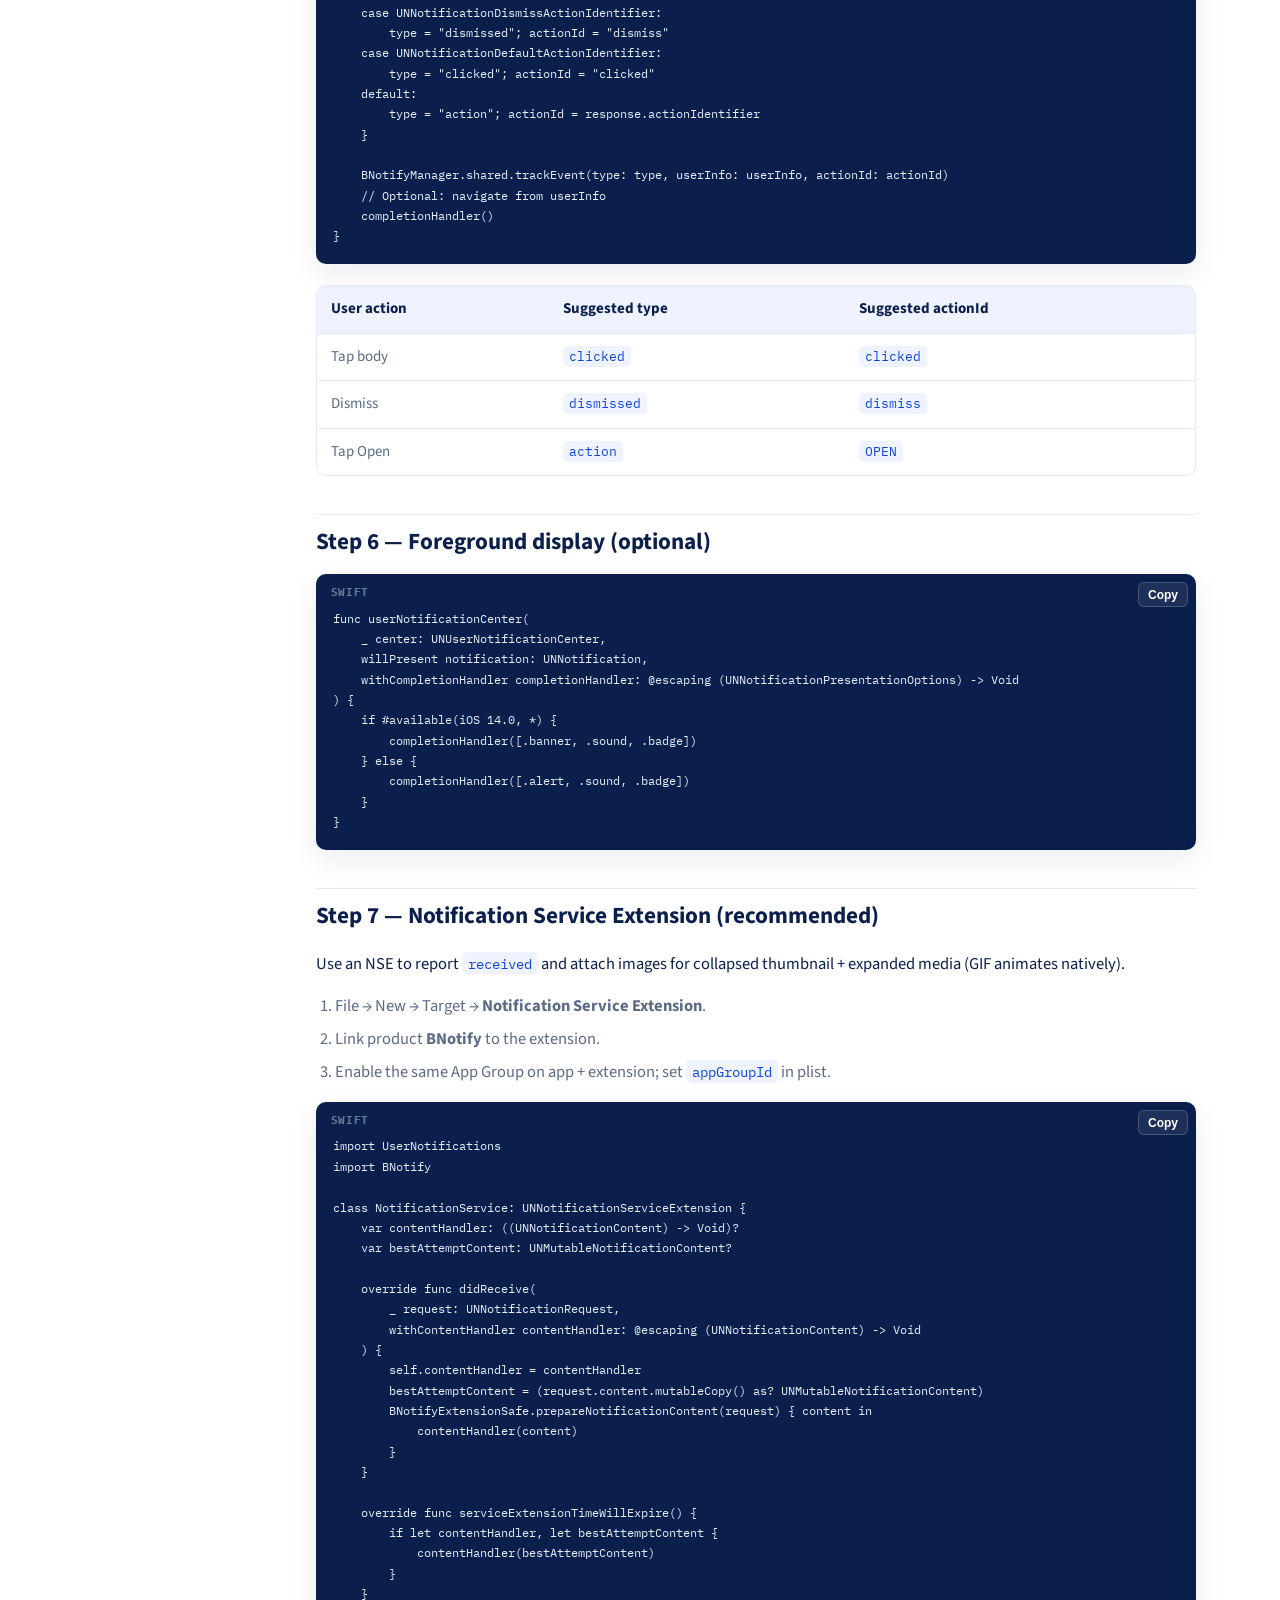
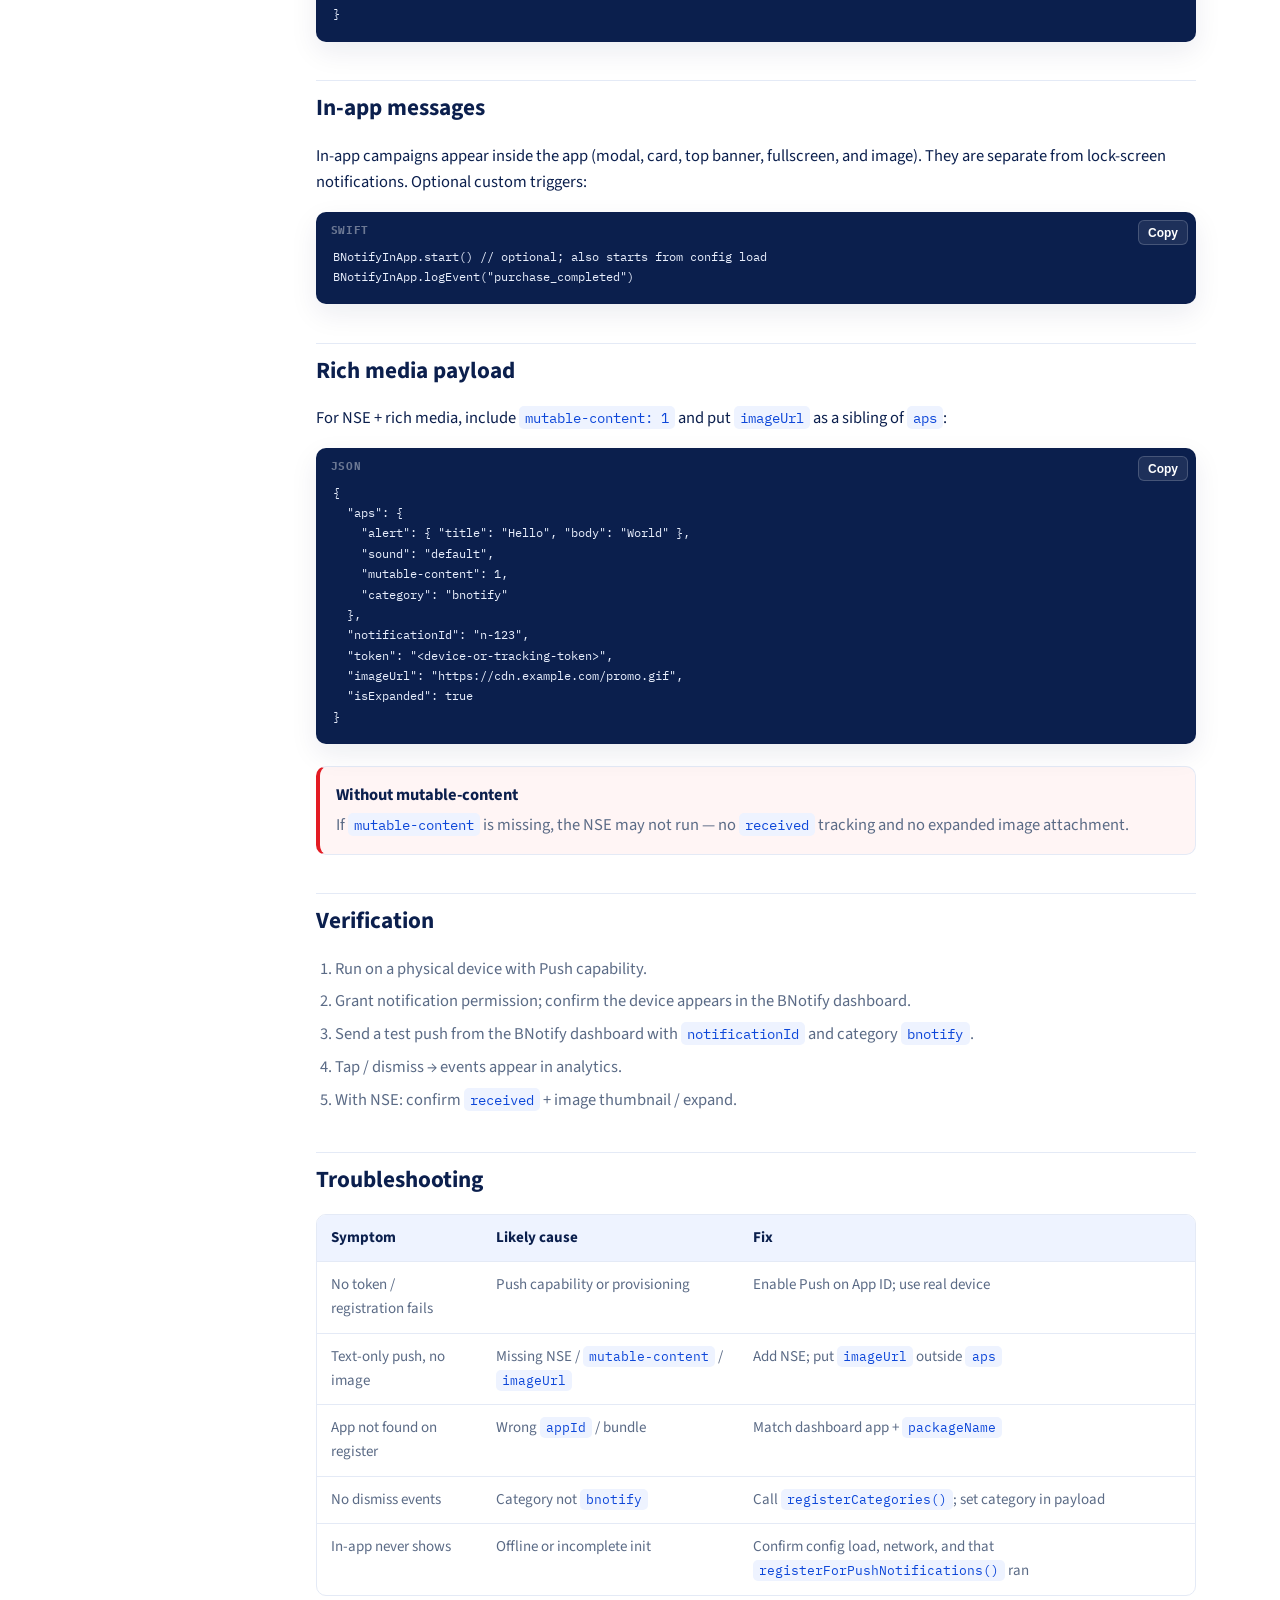
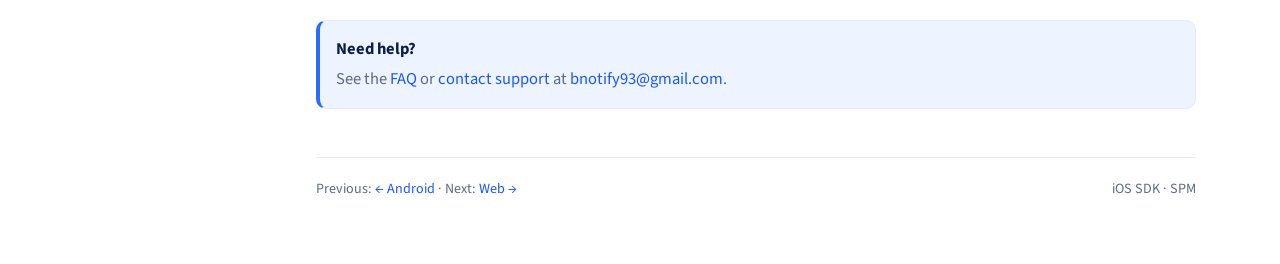
<file: ios.html>
<!DOCTYPE html>
<html lang="en" data-theme="light">
<head>
  <meta charset="UTF-8" />
  <meta name="viewport" content="width=device-width, initial-scale=1" />
  <title>iOS Integration — BNotify SDK</title>
  <meta name="description" content="Step-by-step guide to integrate the BNotify iOS SDK via Swift Package Manager." />
  <link rel="icon" href="assets/img/icon.png" type="image/png" />
  <link rel="preconnect" href="https://fonts.googleapis.com" />
  <link rel="preconnect" href="https://fonts.gstatic.com" crossorigin />
  <link href="https://fonts.googleapis.com/css2?family=IBM+Plex+Mono:wght@400;500;600&family=Source+Sans+3:wght@400;500;600;700;800&display=swap" rel="stylesheet" />
  <link rel="stylesheet" href="assets/css/docs.css" />
  <script>
    (function () {
      var t = localStorage.getItem("bn-theme");
      document.documentElement.setAttribute("data-theme", t === "dark" ? "dark" : "light");
    })();
  </script>
</head>
<body>
  <header class="topbar">
    <a class="brand" href="index.html">
      <img class="brand-icon" src="assets/img/icon.png" alt="BNotify icon" />
      <img class="brand-logo" src="assets/img/logo.png" alt="bnotify" />
    </a>
    <div class="topbar-actions">
      <a class="topbar-link" href="https://bnotify.com/" target="_blank" rel="noopener">bnotify.com</a>
      <a class="topbar-link" href="https://console.bnotify.com/projects" target="_blank" rel="noopener">Console</a>
      <a class="topbar-link" href="faq.html">FAQ</a>
      <a class="topbar-link" href="contact.html">Contact</a>
      <a class="btn btn-primary" href="https://gitlab.com/hamza.hafeez/bnotifyiossdk" target="_blank" rel="noopener">GitLab</a>
      <button class="theme-toggle" id="themeToggle" type="button" aria-label="Switch to dark theme" title="Dark theme">
        <svg class="icon-moon" viewBox="0 0 24 24" fill="none" stroke="currentColor" stroke-width="2" aria-hidden="true"><path d="M21 14.3A8.5 8.5 0 1 1 9.7 3 7 7 0 0 0 21 14.3z"/></svg>
        <svg class="icon-sun" viewBox="0 0 24 24" fill="none" stroke="currentColor" stroke-width="2" aria-hidden="true"><circle cx="12" cy="12" r="4"/><path d="M12 2v2M12 20v2M4.93 4.93l1.41 1.41M17.66 17.66l1.41 1.41M2 12h2M20 12h2M4.93 19.07l1.41-1.41M17.66 6.34l1.41-1.41"/></svg>
      </button>
      <button class="menu-toggle" id="menuToggle" aria-label="Open navigation">☰</button>
    </div>
  </header>

  <div class="layout">
    <aside class="sidebar" id="sidebar">
      <div class="sidebar-section">
        <div class="sidebar-label">Overview</div>
        <a class="nav-link" data-page="index.html" href="index.html">Introduction</a>
        <a class="nav-link" data-page="console.html" href="console.html">Create a project</a>
      </div>
      <div class="sidebar-section">
        <div class="sidebar-label">Platforms</div>
        <a class="nav-link" data-page="android.html" href="android.html">Android <span class="badge badge-live">Live</span></a>
        <a class="nav-link" data-page="ios.html" href="ios.html">iOS <span class="badge badge-live">Live</span></a>
        <div class="nav-sub">
          <a href="#prerequisites">Prerequisites</a>
          <a href="#checklist">Checklist</a>
          <a href="#spm">Add package</a>
          <a href="#capabilities">Capabilities</a>
          <a href="#plist">Config plist</a>
          <a href="#appdelegate">AppDelegate</a>
          <a href="#events">Track events</a>
          <a href="#foreground">Foreground</a>
          <a href="#nse">NSE</a>
          <a href="#inapp">In-app</a>
          <a href="#payload">Rich media payload</a>
          <a href="#verify">Verification</a>
          <a href="#troubleshoot">Troubleshooting</a>
        </div>
        <a class="nav-link" data-page="web.html" href="web.html">Web <span class="badge badge-soon">Soon</span></a>
        <a class="nav-link" data-page="flutter.html" href="flutter.html">Flutter <span class="badge badge-live">Live</span></a>
        <a class="nav-link" data-page="react-native.html" href="react-native.html">React Native <span class="badge badge-soon">Soon</span></a>
      </div>
      <div class="sidebar-section">
        <div class="sidebar-label">Server</div>
        <a class="nav-link" data-page="backend-api.html" href="backend-api.html">Backend API <span class="badge badge-live">Live</span></a>
      </div>
      <div class="sidebar-section">
        <div class="sidebar-label">Support</div>
        <a class="nav-link" href="https://console.bnotify.com/projects" target="_blank" rel="noopener">Console Dashboard</a>
        <a class="nav-link" data-page="faq.html" href="faq.html">FAQ</a>
        <a class="nav-link" data-page="contact.html" href="contact.html">Contact</a>
      </div>
    </aside>

    <main class="content">
      <div class="content-inner">
        <div class="page-kicker">Platform · iOS</div>
        <h1>iOS SDK integration</h1>
        <p class="lead">Add BNotify with Swift Package Manager, enable Push Notifications, drop in <code>bnotify-config.plist</code>, and wire AppDelegate. Optionally add a Notification Service Extension for delivery tracking and rich images.</p>

        <div class="callout info">
          <div class="callout-title">Create the app in Console first</div>
          <p>Before SPM setup, <a href="console.html">create a project, add an iOS app, and download <code>bnotify-config.plist</code></a>. Then continue below.</p>
        </div>

        <div class="meta-row">
          <span class="chip"><strong>Distribution</strong> SPM</span>
          <span class="chip"><strong>Minimum</strong> iOS 13.0</span>
          <span class="chip"><strong>Product</strong> BNotify</span>
          <span class="chip"><strong>Repo</strong> <a href="https://gitlab.com/hamza.hafeez/bnotifyiossdk" target="_blank" rel="noopener">GitLab</a></span>
        </div>

        <div class="toc-inline">
          <strong>On this page</strong>
          <ol>
            <li><a href="#what-you-get">What you get</a></li>
            <li><a href="#prerequisites">Prerequisites</a></li>
            <li><a href="#checklist">Checklist</a></li>
            <li><a href="#spm">Step 1 — SPM</a></li>
            <li><a href="#capabilities">Step 2 — Capabilities</a></li>
            <li><a href="#plist">Step 3 — Config plist</a></li>
            <li><a href="#appdelegate">Step 4 — AppDelegate</a></li>
            <li><a href="#events">Step 5 — Events</a></li>
            <li><a href="#foreground">Step 6 — Foreground</a></li>
            <li><a href="#nse">Step 7 — NSE</a></li>
            <li><a href="#inapp">In-app messages</a></li>
            <li><a href="#payload">Rich media payload</a></li>
            <li><a href="#verify">Verification</a></li>
            <li><a href="#troubleshoot">Troubleshooting</a></li>
          </ol>
        </div>

        <h2 id="what-you-get">What you get after integration</h2>
        <div class="table-wrap">
          <table>
            <thead><tr><th>Capability</th><th>How it works</th></tr></thead>
            <tbody>
              <tr><td>Permission prompt</td><td>SDK requests alert, sound, and badge</td></tr>
              <tr><td>Device token</td><td>Forward the system token to the SDK at launch</td></tr>
              <tr><td>Click / dismiss / action</td><td>Call <code>trackEvent</code> from the notification response</td></tr>
              <tr><td>Delivery (<code>received</code>)</td><td>Optional Notification Service Extension</td></tr>
              <tr><td>In-app messages</td><td>Modal, card, banner, fullscreen, and image</td></tr>
              <tr><td>Default category</td><td><code>bnotify</code> with action <code>OPEN</code></td></tr>
            </tbody>
          </table>
        </div>
        <div class="callout warn">
          <div class="callout-title">Dashboard delivers campaigns</div>
          <p>The iOS SDK does not send notifications. Register the device, then create and send campaigns from the BNotify dashboard. Upload your Apple Push credentials in the dashboard so iOS devices can receive them.</p>
        </div>

        <h2 id="prerequisites">Prerequisites</h2>
        <div class="table-wrap">
          <table>
            <thead><tr><th>Requirement</th><th>Notes</th></tr></thead>
            <tbody>
              <tr><td>Xcode 15+</td><td>SPM + Swift package</td></tr>
              <tr><td>Deployment Target ≥ 13.0</td><td>Matches SDK</td></tr>
              <tr><td>Apple Developer Program</td><td>Required for real-device push</td></tr>
              <tr><td>Push Notifications capability</td><td>App ID + profiles</td></tr>
              <tr><td>Physical device</td><td>Required for real push testing</td></tr>
              <tr><td>Dashboard plist</td><td>Download <code>bnotify-config.plist</code> after you <a href="console.html">register the iOS app in Console</a></td></tr>
            </tbody>
          </table>
        </div>

        <h2 id="checklist">Integration checklist</h2>
        <ul class="checklist">
          <li><span class="mark">1</span><span>Add SPM product <code>BNotify</code> to the app target</span></li>
          <li><span class="mark">2</span><span>Enable <strong>Push Notifications</strong> capability</span></li>
          <li><span class="mark">3</span><span>Add <code>bnotify-config.plist</code> to the app target</span></li>
          <li><span class="mark">4</span><span>Wire register APIs at launch</span></li>
          <li><span class="mark">5</span><span>Forward the device token / registration error to the SDK</span></li>
          <li><span class="mark">6</span><span>Implement click/dismiss <code>trackEvent</code></span></li>
          <li><span class="mark opt">7</span><span>App Groups + Notification Service Extension</span></li>
          <li><span class="mark opt">8</span><span>Disable verbose logs in Release</span></li>
        </ul>

        <h2 id="spm">Step 1 — Add the Swift Package</h2>
        <ol class="steps">
          <li>Xcode → <strong>File → Add Package Dependencies…</strong></li>
          <li>Enter: <code>https://gitlab.com/hamza.hafeez/bnotifyiossdk.git</code></li>
          <li>Choose version rule (e.g. Up to Next Major).</li>
          <li>Add product <strong>BNotify</strong> to the main app (and NSE if you create one).</li>
        </ol>
        <div class="pre-wrap">
          <span class="lang">Swift</span>
          <button class="copy-btn" type="button">Copy</button>
          <pre><code>import BNotify</code></pre>
        </div>

        <h2 id="capabilities">Step 2 — Apple Developer / Xcode capabilities</h2>
        <ol class="steps">
          <li>Apple Developer → Identifiers → enable <strong>Push Notifications</strong> on your App ID.</li>
          <li>Renew provisioning profiles that include Push.</li>
          <li>Upload your Apple Push key (<code>.p8</code>) or certificates in the <strong>BNotify dashboard</strong>.</li>
          <li>In Xcode target → Signing &amp; Capabilities → <strong>+ Capability → Push Notifications</strong>.</li>
        </ol>
        <p>For NSE delivery tracking, add the same <strong>App Group</strong> on the app and extension targets, then set <code>appGroupId</code> in the plist.</p>

        <h2 id="plist">Step 3 — Add <code>bnotify-config.plist</code></h2>
        <p>Download from the BNotify Console after you register the iOS app (see <a href="console.html">Create a project</a>). Keep the filename exactly <code>bnotify-config.plist</code> and include it in the <strong>main app</strong> target membership. The SDK loads it from <code>Bundle.main</code>.</p>
        <div class="pre-wrap">
          <span class="lang">XML</span>
          <button class="copy-btn" type="button">Copy</button>
          <pre><code>&lt;?xml version="1.0" encoding="UTF-8"?&gt;
&lt;!DOCTYPE plist PUBLIC "-//Apple//DTD PLIST 1.0//EN" "http://www.apple.com/DTDs/PropertyList-1.0.dtd"&gt;
&lt;plist version="1.0"&gt;
&lt;dict&gt;
    &lt;key&gt;projectId&lt;/key&gt;
    &lt;string&gt;your-project-id&lt;/string&gt;
    &lt;key&gt;packageName&lt;/key&gt;
    &lt;string&gt;com.example.yourapp&lt;/string&gt;
    &lt;key&gt;apiKey&lt;/key&gt;
    &lt;string&gt;your-api-key&lt;/string&gt;
    &lt;key&gt;appId&lt;/key&gt;
    &lt;string&gt;your-app-id&lt;/string&gt;
    &lt;key&gt;authDomain&lt;/key&gt;&lt;string&gt;&lt;/string&gt;
    &lt;key&gt;databaseURL&lt;/key&gt;&lt;string&gt;&lt;/string&gt;
    &lt;key&gt;storageBucket&lt;/key&gt;&lt;string&gt;&lt;/string&gt;
    &lt;key&gt;messagingSenderId&lt;/key&gt;&lt;string&gt;&lt;/string&gt;
    &lt;key&gt;measurementId&lt;/key&gt;&lt;string&gt;&lt;/string&gt;
&lt;/dict&gt;
&lt;/plist&gt;</code></pre>
        </div>
        <div class="callout tip">
          <div class="callout-title">Config file</div>
          <p>The dashboard download is enough. Do not add extra URL keys to the plist.</p>
        </div>

        <h2 id="appdelegate">Step 4 — Wire AppDelegate</h2>
        <div class="pre-wrap">
          <span class="lang">Swift</span>
          <button class="copy-btn" type="button">Copy</button>
          <pre><code>import UIKit
import UserNotifications
import BNotify

@main
class AppDelegate: UIResponder, UIApplicationDelegate, UNUserNotificationCenterDelegate {

    func application(
        _ application: UIApplication,
        didFinishLaunchingWithOptions launchOptions: [UIApplication.LaunchOptionsKey: Any]?
    ) -&gt; Bool {
        UNUserNotificationCenter.current().delegate = self

        #if !DEBUG
        BNotifyLog.isEnabled = false
        #endif

        BNotifyManager.shared.registerCategories()
        BNotifyManager.shared.registerForPushNotifications()
        return true
    }

    func application(
        _ application: UIApplication,
        didRegisterForRemoteNotificationsWithDeviceToken deviceToken: Data
    ) {
        BNotifyManager.shared.didRegisterForRemoteNotifications(token: deviceToken)
    }

    func application(
        _ application: UIApplication,
        didFailToRegisterForRemoteNotificationsWithError error: Error
    ) {
        BNotifyManager.shared.didFailToRegisterForRemoteNotifications(error: error)
    }
}</code></pre>
        </div>
        <p>Keep device-token callbacks on <code>AppDelegate</code> even when using SceneDelegate.</p>

        <h2 id="events">Step 5 — Track clicks, dismissals &amp; actions</h2>
        <div class="pre-wrap">
          <span class="lang">Swift</span>
          <button class="copy-btn" type="button">Copy</button>
          <pre><code>func userNotificationCenter(
    _ center: UNUserNotificationCenter,
    didReceive response: UNNotificationResponse,
    withCompletionHandler completionHandler: @escaping () -&gt; Void
) {
    let userInfo = response.notification.request.content.userInfo
    let type: String
    let actionId: String

    switch response.actionIdentifier {
    case UNNotificationDismissActionIdentifier:
        type = "dismissed"; actionId = "dismiss"
    case UNNotificationDefaultActionIdentifier:
        type = "clicked"; actionId = "clicked"
    default:
        type = "action"; actionId = response.actionIdentifier
    }

    BNotifyManager.shared.trackEvent(type: type, userInfo: userInfo, actionId: actionId)
    // Optional: navigate from userInfo
    completionHandler()
}</code></pre>
        </div>
        <div class="table-wrap">
          <table>
            <thead><tr><th>User action</th><th>Suggested type</th><th>Suggested actionId</th></tr></thead>
            <tbody>
              <tr><td>Tap body</td><td><code>clicked</code></td><td><code>clicked</code></td></tr>
              <tr><td>Dismiss</td><td><code>dismissed</code></td><td><code>dismiss</code></td></tr>
              <tr><td>Tap Open</td><td><code>action</code></td><td><code>OPEN</code></td></tr>
            </tbody>
          </table>
        </div>

        <h2 id="foreground">Step 6 — Foreground display (optional)</h2>
        <div class="pre-wrap">
          <span class="lang">Swift</span>
          <button class="copy-btn" type="button">Copy</button>
          <pre><code>func userNotificationCenter(
    _ center: UNUserNotificationCenter,
    willPresent notification: UNNotification,
    withCompletionHandler completionHandler: @escaping (UNNotificationPresentationOptions) -&gt; Void
) {
    if #available(iOS 14.0, *) {
        completionHandler([.banner, .sound, .badge])
    } else {
        completionHandler([.alert, .sound, .badge])
    }
}</code></pre>
        </div>

        <h2 id="nse">Step 7 — Notification Service Extension (recommended)</h2>
        <p>Use an NSE to report <code>received</code> and attach images for collapsed thumbnail + expanded media (GIF animates natively).</p>
        <ol class="steps">
          <li>File → New → Target → <strong>Notification Service Extension</strong>.</li>
          <li>Link product <strong>BNotify</strong> to the extension.</li>
          <li>Enable the same App Group on app + extension; set <code>appGroupId</code> in plist.</li>
        </ol>
        <div class="pre-wrap">
          <span class="lang">Swift</span>
          <button class="copy-btn" type="button">Copy</button>
          <pre><code>import UserNotifications
import BNotify

class NotificationService: UNNotificationServiceExtension {
    var contentHandler: ((UNNotificationContent) -&gt; Void)?
    var bestAttemptContent: UNMutableNotificationContent?

    override func didReceive(
        _ request: UNNotificationRequest,
        withContentHandler contentHandler: @escaping (UNNotificationContent) -&gt; Void
    ) {
        self.contentHandler = contentHandler
        bestAttemptContent = (request.content.mutableCopy() as? UNMutableNotificationContent)
        BNotifyExtensionSafe.prepareNotificationContent(request) { content in
            contentHandler(content)
        }
    }

    override func serviceExtensionTimeWillExpire() {
        if let contentHandler, let bestAttemptContent {
            contentHandler(bestAttemptContent)
        }
    }
}</code></pre>
        </div>

        <h2 id="inapp">In-app messages</h2>
        <p>In-app campaigns appear inside the app (modal, card, top banner, fullscreen, and image). They are separate from lock-screen notifications. Optional custom triggers:</p>
        <div class="pre-wrap">
          <span class="lang">Swift</span>
          <button class="copy-btn" type="button">Copy</button>
          <pre><code>BNotifyInApp.start() // optional; also starts from config load
BNotifyInApp.logEvent("purchase_completed")</code></pre>
        </div>

        <h2 id="payload">Rich media payload</h2>
        <p>For NSE + rich media, include <code>mutable-content: 1</code> and put <code>imageUrl</code> as a sibling of <code>aps</code>:</p>
        <div class="pre-wrap">
          <span class="lang">JSON</span>
          <button class="copy-btn" type="button">Copy</button>
          <pre><code>{
  "aps": {
    "alert": { "title": "Hello", "body": "World" },
    "sound": "default",
    "mutable-content": 1,
    "category": "bnotify"
  },
  "notificationId": "n-123",
  "token": "&lt;device-or-tracking-token&gt;",
  "imageUrl": "https://cdn.example.com/promo.gif",
  "isExpanded": true
}</code></pre>
        </div>
        <div class="callout warn">
          <div class="callout-title">Without mutable-content</div>
          <p>If <code>mutable-content</code> is missing, the NSE may not run — no <code>received</code> tracking and no expanded image attachment.</p>
        </div>

        <h2 id="verify">Verification</h2>
        <ol class="steps">
          <li>Run on a physical device with Push capability.</li>
          <li>Grant notification permission; confirm the device appears in the BNotify dashboard.</li>
          <li>Send a test push from the BNotify dashboard with <code>notificationId</code> and category <code>bnotify</code>.</li>
          <li>Tap / dismiss → events appear in analytics.</li>
          <li>With NSE: confirm <code>received</code> + image thumbnail / expand.</li>
        </ol>

        <h2 id="troubleshoot">Troubleshooting</h2>
        <div class="table-wrap">
          <table>
            <thead><tr><th>Symptom</th><th>Likely cause</th><th>Fix</th></tr></thead>
            <tbody>
              <tr><td>No token / registration fails</td><td>Push capability or provisioning</td><td>Enable Push on App ID; use real device</td></tr>
              <tr><td>Text-only push, no image</td><td>Missing NSE / <code>mutable-content</code> / <code>imageUrl</code></td><td>Add NSE; put <code>imageUrl</code> outside <code>aps</code></td></tr>
              <tr><td>App not found on register</td><td>Wrong <code>appId</code> / bundle</td><td>Match dashboard app + <code>packageName</code></td></tr>
              <tr><td>No dismiss events</td><td>Category not <code>bnotify</code></td><td>Call <code>registerCategories()</code>; set category in payload</td></tr>
              <tr><td>In-app never shows</td><td>Offline or incomplete init</td><td>Confirm config load, network, and that <code>registerForPushNotifications()</code> ran</td></tr>
            </tbody>
          </table>
        </div>

        <div class="callout info">
          <div class="callout-title">Need help?</div>
          <p>See the <a href="faq.html">FAQ</a> or <a href="contact.html">contact support</a> at <a href="mailto:bnotify93@gmail.com">bnotify93@gmail.com</a>.</p>
        </div>

        <footer class="footer">
          <span>Previous: <a href="android.html">← Android</a> · Next: <a href="web.html">Web →</a></span>
          <span>iOS SDK · SPM</span>
        </footer>
      </div>
    </main>
  </div>
  <script src="assets/js/docs.js"></script>
</body>
</html>
</file>
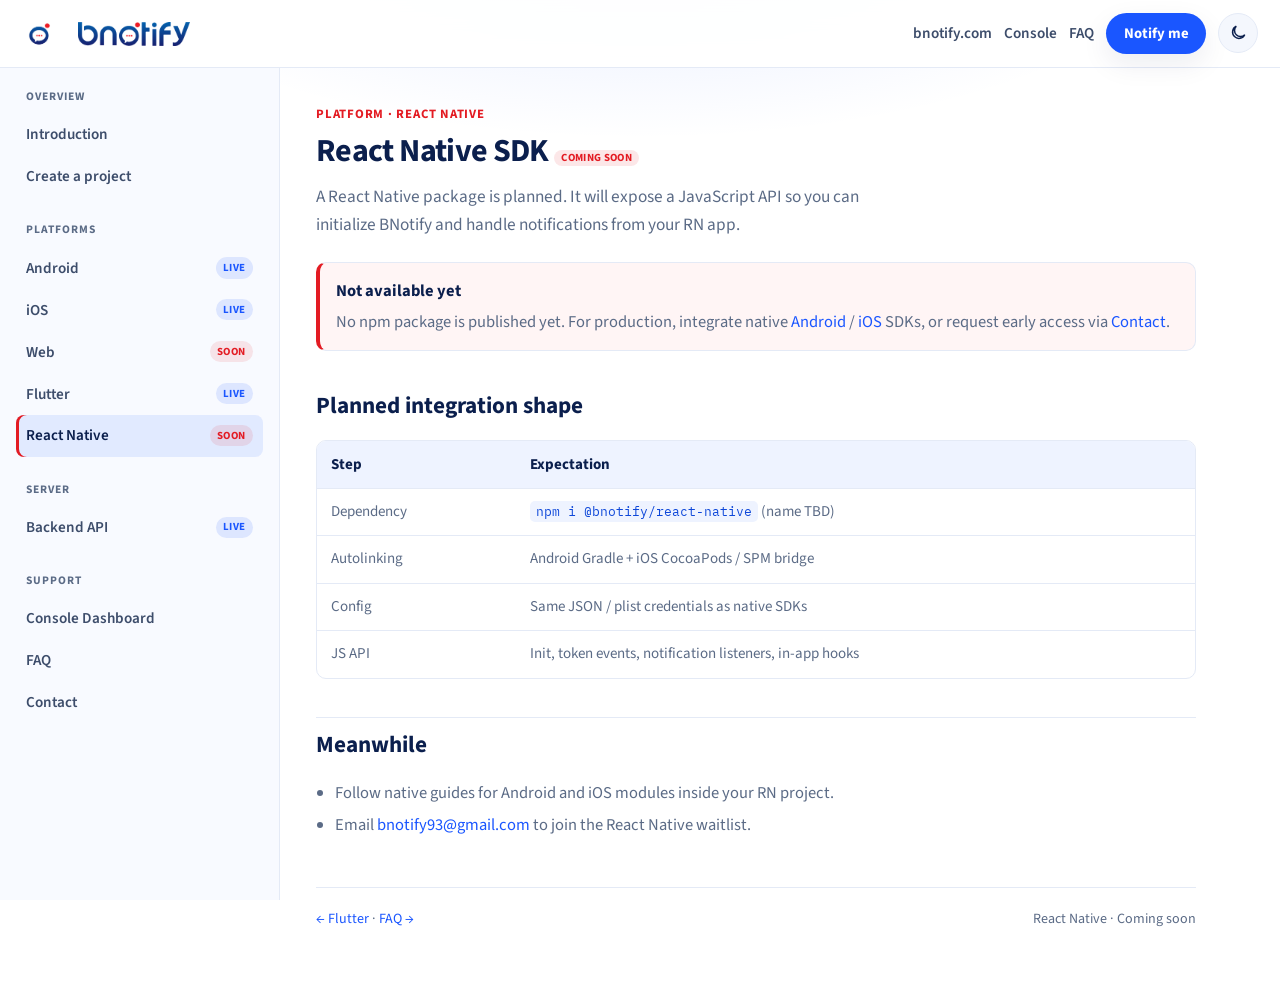
<file: react-native.html>
<!DOCTYPE html>
<html lang="en" data-theme="light">
<head>
  <meta charset="UTF-8" />
  <meta name="viewport" content="width=device-width, initial-scale=1" />
  <title>React Native — BNotify SDK (Coming Soon)</title>
  <link rel="icon" href="assets/img/icon.png" type="image/png" />
  <link rel="preconnect" href="https://fonts.googleapis.com" />
  <link rel="preconnect" href="https://fonts.gstatic.com" crossorigin />
  <link href="https://fonts.googleapis.com/css2?family=IBM+Plex+Mono:wght@400;500;600&family=Source+Sans+3:wght@400;500;600;700;800&display=swap" rel="stylesheet" />
  <link rel="stylesheet" href="assets/css/docs.css" />
  <script>
    (function () {
      var t = localStorage.getItem("bn-theme");
      document.documentElement.setAttribute("data-theme", t === "dark" ? "dark" : "light");
    })();
  </script>
</head>
<body>
  <header class="topbar">
    <a class="brand" href="index.html">
      <img class="brand-icon" src="assets/img/icon.png" alt="BNotify icon" />
      <img class="brand-logo" src="assets/img/logo.png" alt="bnotify" />
    </a>
    <div class="topbar-actions">
      <a class="topbar-link" href="https://bnotify.com/" target="_blank" rel="noopener">bnotify.com</a>
      <a class="topbar-link" href="https://console.bnotify.com/projects" target="_blank" rel="noopener">Console</a>
      <a class="topbar-link" href="faq.html">FAQ</a>
      <a class="btn btn-primary" href="contact.html">Notify me</a>
      <button class="theme-toggle" id="themeToggle" type="button" aria-label="Switch to dark theme" title="Dark theme">
        <svg class="icon-moon" viewBox="0 0 24 24" fill="none" stroke="currentColor" stroke-width="2" aria-hidden="true"><path d="M21 14.3A8.5 8.5 0 1 1 9.7 3 7 7 0 0 0 21 14.3z"/></svg>
        <svg class="icon-sun" viewBox="0 0 24 24" fill="none" stroke="currentColor" stroke-width="2" aria-hidden="true"><circle cx="12" cy="12" r="4"/><path d="M12 2v2M12 20v2M4.93 4.93l1.41 1.41M17.66 17.66l1.41 1.41M2 12h2M20 12h2M4.93 19.07l1.41-1.41M17.66 6.34l1.41-1.41"/></svg>
      </button>
      <button class="menu-toggle" id="menuToggle" aria-label="Open navigation">☰</button>
    </div>
  </header>
  <div class="layout">
    <aside class="sidebar" id="sidebar">
      <div class="sidebar-section">
        <div class="sidebar-label">Overview</div>
        <a class="nav-link" data-page="index.html" href="index.html">Introduction</a>
        <a class="nav-link" data-page="console.html" href="console.html">Create a project</a>
      </div>
      <div class="sidebar-section">
        <div class="sidebar-label">Platforms</div>
        <a class="nav-link" data-page="android.html" href="android.html">Android <span class="badge badge-live">Live</span></a>
        <a class="nav-link" data-page="ios.html" href="ios.html">iOS <span class="badge badge-live">Live</span></a>
        <a class="nav-link" data-page="web.html" href="web.html">Web <span class="badge badge-soon">Soon</span></a>
        <a class="nav-link" data-page="flutter.html" href="flutter.html">Flutter <span class="badge badge-live">Live</span></a>
        <a class="nav-link" data-page="react-native.html" href="react-native.html">React Native <span class="badge badge-soon">Soon</span></a>
      </div>
      <div class="sidebar-section">
        <div class="sidebar-label">Server</div>
        <a class="nav-link" data-page="backend-api.html" href="backend-api.html">Backend API <span class="badge badge-live">Live</span></a>
      </div>
      <div class="sidebar-section">
        <div class="sidebar-label">Support</div>
        <a class="nav-link" href="https://console.bnotify.com/projects" target="_blank" rel="noopener">Console Dashboard</a>
        <a class="nav-link" data-page="faq.html" href="faq.html">FAQ</a>
        <a class="nav-link" data-page="contact.html" href="contact.html">Contact</a>
      </div>
    </aside>
    <main class="content">
      <div class="content-inner">
        <div class="page-kicker">Platform · React Native</div>
        <h1>React Native SDK <span class="badge badge-soon">Coming soon</span></h1>
        <p class="lead">A React Native package is planned. It will expose a JavaScript API so you can initialize BNotify and handle notifications from your RN app.</p>

        <div class="callout warn">
          <div class="callout-title">Not available yet</div>
          <p>No npm package is published yet. For production, integrate native <a href="android.html">Android</a> / <a href="ios.html">iOS</a> SDKs, or request early access via <a href="contact.html">Contact</a>.</p>
        </div>

        <h2>Planned integration shape</h2>
        <div class="table-wrap">
          <table>
            <thead><tr><th>Step</th><th>Expectation</th></tr></thead>
            <tbody>
              <tr><td>Dependency</td><td><code>npm i @bnotify/react-native</code> (name TBD)</td></tr>
              <tr><td>Autolinking</td><td>Android Gradle + iOS CocoaPods / SPM bridge</td></tr>
              <tr><td>Config</td><td>Same JSON / plist credentials as native SDKs</td></tr>
              <tr><td>JS API</td><td>Init, token events, notification listeners, in-app hooks</td></tr>
            </tbody>
          </table>
        </div>

        <h2>Meanwhile</h2>
        <ul class="clean">
          <li>Follow native guides for Android and iOS modules inside your RN project.</li>
          <li>Email <a href="mailto:bnotify93@gmail.com">bnotify93@gmail.com</a> to join the React Native waitlist.</li>
        </ul>

        <footer class="footer">
          <span><a href="flutter.html">← Flutter</a> · <a href="faq.html">FAQ →</a></span>
          <span>React Native · Coming soon</span>
        </footer>
      </div>
    </main>
  </div>
  <script src="assets/js/docs.js"></script>
</body>
</html>
</file>
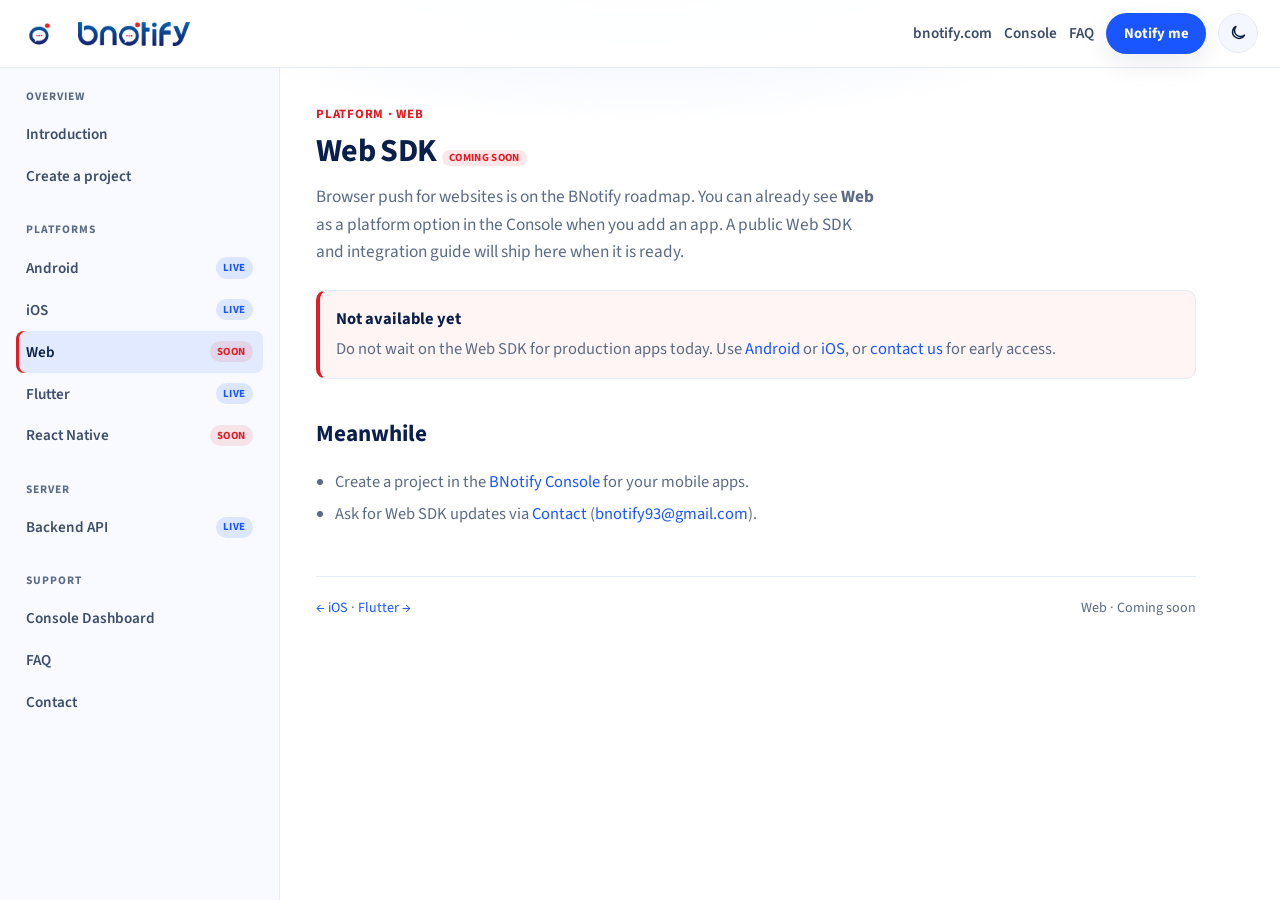
<file: web.html>
<!DOCTYPE html>
<html lang="en" data-theme="light">
<head>
  <meta charset="UTF-8" />
  <meta name="viewport" content="width=device-width, initial-scale=1" />
  <title>Web — BNotify SDK (Coming Soon)</title>
  <link rel="icon" href="assets/img/icon.png" type="image/png" />
  <link rel="preconnect" href="https://fonts.googleapis.com" />
  <link rel="preconnect" href="https://fonts.gstatic.com" crossorigin />
  <link href="https://fonts.googleapis.com/css2?family=IBM+Plex+Mono:wght@400;500;600&family=Source+Sans+3:wght@400;500;600;700;800&display=swap" rel="stylesheet" />
  <link rel="stylesheet" href="assets/css/docs.css" />
  <script>
    (function () {
      var t = localStorage.getItem("bn-theme");
      document.documentElement.setAttribute("data-theme", t === "dark" ? "dark" : "light");
    })();
  </script>
</head>
<body>
  <header class="topbar">
    <a class="brand" href="index.html">
      <img class="brand-icon" src="assets/img/icon.png" alt="BNotify icon" />
      <img class="brand-logo" src="assets/img/logo.png" alt="bnotify" />
    </a>
    <div class="topbar-actions">
      <a class="topbar-link" href="https://bnotify.com/" target="_blank" rel="noopener">bnotify.com</a>
      <a class="topbar-link" href="https://console.bnotify.com/projects" target="_blank" rel="noopener">Console</a>
      <a class="topbar-link" href="faq.html">FAQ</a>
      <a class="btn btn-primary" href="contact.html">Notify me</a>
      <button class="theme-toggle" id="themeToggle" type="button" aria-label="Switch to dark theme" title="Dark theme">
        <svg class="icon-moon" viewBox="0 0 24 24" fill="none" stroke="currentColor" stroke-width="2" aria-hidden="true"><path d="M21 14.3A8.5 8.5 0 1 1 9.7 3 7 7 0 0 0 21 14.3z"/></svg>
        <svg class="icon-sun" viewBox="0 0 24 24" fill="none" stroke="currentColor" stroke-width="2" aria-hidden="true"><circle cx="12" cy="12" r="4"/><path d="M12 2v2M12 20v2M4.93 4.93l1.41 1.41M17.66 17.66l1.41 1.41M2 12h2M20 12h2M4.93 19.07l1.41-1.41M17.66 6.34l1.41-1.41"/></svg>
      </button>
      <button class="menu-toggle" id="menuToggle" aria-label="Open navigation">☰</button>
    </div>
  </header>
  <div class="layout">
    <aside class="sidebar" id="sidebar">
      <div class="sidebar-section">
        <div class="sidebar-label">Overview</div>
        <a class="nav-link" data-page="index.html" href="index.html">Introduction</a>
        <a class="nav-link" data-page="console.html" href="console.html">Create a project</a>
      </div>
      <div class="sidebar-section">
        <div class="sidebar-label">Platforms</div>
        <a class="nav-link" data-page="android.html" href="android.html">Android <span class="badge badge-live">Live</span></a>
        <a class="nav-link" data-page="ios.html" href="ios.html">iOS <span class="badge badge-live">Live</span></a>
        <a class="nav-link" data-page="web.html" href="web.html">Web <span class="badge badge-soon">Soon</span></a>
        <a class="nav-link" data-page="flutter.html" href="flutter.html">Flutter <span class="badge badge-live">Live</span></a>
        <a class="nav-link" data-page="react-native.html" href="react-native.html">React Native <span class="badge badge-soon">Soon</span></a>
      </div>
      <div class="sidebar-section">
        <div class="sidebar-label">Server</div>
        <a class="nav-link" data-page="backend-api.html" href="backend-api.html">Backend API <span class="badge badge-live">Live</span></a>
      </div>
      <div class="sidebar-section">
        <div class="sidebar-label">Support</div>
        <a class="nav-link" href="https://console.bnotify.com/projects" target="_blank" rel="noopener">Console Dashboard</a>
        <a class="nav-link" data-page="faq.html" href="faq.html">FAQ</a>
        <a class="nav-link" data-page="contact.html" href="contact.html">Contact</a>
      </div>
    </aside>
    <main class="content">
      <div class="content-inner">
        <div class="page-kicker">Platform · Web</div>
        <h1>Web SDK <span class="badge badge-soon">Coming soon</span></h1>
        <p class="lead">Browser push for websites is on the BNotify roadmap. You can already see <strong>Web</strong> as a platform option in the Console when you add an app. A public Web SDK and integration guide will ship here when it is ready.</p>

        <div class="callout warn">
          <div class="callout-title">Not available yet</div>
          <p>Do not wait on the Web SDK for production apps today. Use <a href="android.html">Android</a> or <a href="ios.html">iOS</a>, or <a href="contact.html">contact us</a> for early access.</p>
        </div>

        <h2>Meanwhile</h2>
        <ul class="clean">
          <li>Create a project in the <a href="console.html">BNotify Console</a> for your mobile apps.</li>
          <li>Ask for Web SDK updates via <a href="contact.html">Contact</a> (<a href="mailto:bnotify93@gmail.com">bnotify93@gmail.com</a>).</li>
        </ul>

        <footer class="footer">
          <span><a href="ios.html">← iOS</a> · <a href="flutter.html">Flutter →</a></span>
          <span>Web · Coming soon</span>
        </footer>
      </div>
    </main>
  </div>
  <script src="assets/js/docs.js"></script>
</body>
</html>
</file>
<file: assets/css/docs.css>
/* BNotify SDK Docs — light default (bnotify.com blue/white), optional dark */
:root {
  --bn-red: #e31b23;
  --bn-red-dark: #c4161d;
  --bn-cyan: #3ecbff;
  --bn-blue-500: #1a56ff;
  --bn-blue-400: #2b6bff;
  --bn-blue-600: #0d47d9;
  --bn-navy: #0b1f4d;
  --bn-sidebar-w: 280px;
  --bn-top-h: 68px;
  --bn-radius: 14px;
  --font-sans: "Source Sans 3", "Segoe UI", sans-serif;
  --font-mono: "IBM Plex Mono", ui-monospace, monospace;

  --bn-bg: #ffffff;
  --bn-bg-glow: radial-gradient(ellipse 80% 40% at 50% -8%, rgba(26, 86, 255, 0.12), transparent 55%);
  --bn-surface: #ffffff;
  --bn-surface-2: #f4f7fd;
  --bn-ink: #0b1f4d;
  --bn-heading: #0b1f4d;
  --bn-muted: #5b6b86;
  --bn-line: #e4eaf6;
  --bn-link: #1a56ff;
  --bn-link-hover: #0d47d9;
  --bn-code-bg: #0b1f4d;
  --bn-code-border: rgba(11, 31, 77, 0.18);
  --bn-inline-code-bg: #eef3ff;
  --bn-inline-code-fg: #0d47d9;
  --bn-topbar-bg: rgba(255, 255, 255, 0.92);
  --bn-topbar-border: #e4eaf6;
  --bn-brand: #0b1f4d;
  --bn-nav: #3d4d6b;
  --bn-nav-hover: #0b1f4d;
  --bn-nav-active-bg: rgba(26, 86, 255, 0.1);
  --bn-nav-active-fg: #0b1f4d;
  --bn-sidebar-bg: #f8faff;
  --bn-btn-primary-bg: #1a56ff;
  --bn-btn-primary-fg: #ffffff;
  --bn-btn-primary-hover: #0d47d9;
  --bn-btn-secondary-fg: #0b1f4d;
  --bn-btn-secondary-border: #c9d6f0;
  --bn-chip-strong: #0b1f4d;
  --bn-th-bg: #eef3ff;
  --bn-th-fg: #0b1f4d;
  --bn-input-bg: #f8faff;
  --bn-input-fg: #0b1f4d;
  --bn-shadow: 0 10px 28px rgba(11, 31, 77, 0.08);
  --bn-hero-bg: linear-gradient(115deg, #1a7bff 0%, #1a56ff 42%, #0b2f8a 100%);
  --bn-hero-border: transparent;
  --bn-badge-live-bg: rgba(26, 86, 255, 0.12);
  --bn-badge-live-fg: #1a56ff;
  --bn-badge-soon-bg: rgba(227, 27, 35, 0.1);
  --bn-badge-soon-fg: #e31b23;
  --bn-callout-info-bg: #eef4ff;
  --bn-callout-warn-bg: #fff5f5;
  --bn-callout-tip-bg: #f0faf5;
  --bn-mark-bg: rgba(26, 86, 255, 0.12);
  --bn-mark-fg: #1a56ff;
}

html[data-theme="dark"] {
  --bn-bg: #05070d;
  --bn-bg-glow:
    radial-gradient(ellipse 80% 50% at 50% -10%, rgba(43, 89, 195, 0.22), transparent 55%),
    radial-gradient(ellipse 60% 40% at 80% 100%, rgba(227, 27, 35, 0.08), transparent 50%);
  --bn-surface: #0b1220;
  --bn-surface-2: #111a2e;
  --bn-ink: #f5f7fb;
  --bn-heading: #ffffff;
  --bn-muted: #9aa6bf;
  --bn-line: rgba(255, 255, 255, 0.1);
  --bn-link: #4d7dff;
  --bn-link-hover: #ffffff;
  --bn-code-bg: #070d1a;
  --bn-code-border: rgba(255, 255, 255, 0.12);
  --bn-inline-code-bg: rgba(255, 255, 255, 0.08);
  --bn-inline-code-fg: #c9d7ff;
  --bn-topbar-bg: rgba(0, 0, 0, 0.85);
  --bn-topbar-border: rgba(255, 255, 255, 0.1);
  --bn-brand: #ffffff;
  --bn-nav: rgba(255, 255, 255, 0.86);
  --bn-nav-hover: #ffffff;
  --bn-nav-active-bg: rgba(43, 89, 195, 0.22);
  --bn-nav-active-fg: #ffffff;
  --bn-sidebar-bg: rgba(5, 7, 13, 0.92);
  --bn-btn-primary-bg: #ffffff;
  --bn-btn-primary-fg: #0a1224;
  --bn-btn-primary-hover: #eef2ff;
  --bn-btn-secondary-fg: #ffffff;
  --bn-btn-secondary-border: rgba(255, 255, 255, 0.35);
  --bn-chip-strong: #ffffff;
  --bn-th-bg: rgba(255, 255, 255, 0.04);
  --bn-th-fg: #ffffff;
  --bn-input-bg: #070d1a;
  --bn-input-fg: #ffffff;
  --bn-shadow: 0 12px 40px rgba(0, 0, 0, 0.45);
  --bn-hero-bg:
    radial-gradient(circle at 85% 15%, rgba(227, 27, 35, 0.25), transparent 35%),
    linear-gradient(145deg, #000 0%, #0b172e 55%, #123a8f 140%);
  --bn-hero-border: rgba(255, 255, 255, 0.1);
  --bn-badge-live-bg: rgba(43, 89, 195, 0.25);
  --bn-badge-live-fg: #9db7ff;
  --bn-badge-soon-bg: rgba(227, 27, 35, 0.18);
  --bn-badge-soon-fg: #ff8a8f;
  --bn-callout-info-bg: rgba(43, 89, 195, 0.12);
  --bn-callout-warn-bg: rgba(227, 27, 35, 0.1);
  --bn-callout-tip-bg: rgba(26, 158, 106, 0.1);
  --bn-mark-bg: rgba(43, 89, 195, 0.25);
  --bn-mark-fg: #9db7ff;
}

*,
*::before,
*::after {
  box-sizing: border-box;
}

html {
  scroll-behavior: smooth;
  color-scheme: light;
}

html[data-theme="dark"] {
  color-scheme: dark;
}

body {
  margin: 0;
  font-family: var(--font-sans);
  color: var(--bn-ink);
  background: var(--bn-bg-glow), var(--bn-bg);
  line-height: 1.6;
  font-size: 16.5px;
  -webkit-font-smoothing: antialiased;
  min-height: 100vh;
}

a {
  color: var(--bn-link);
  text-decoration: none;
}

a:hover {
  color: var(--bn-link-hover);
  text-decoration: underline;
}

img {
  max-width: 100%;
  height: auto;
}

.topbar {
  position: sticky;
  top: 0;
  z-index: 50;
  height: var(--bn-top-h);
  display: flex;
  align-items: center;
  justify-content: space-between;
  padding: 0 1.35rem;
  background: var(--bn-topbar-bg);
  backdrop-filter: blur(12px);
  border-bottom: 1px solid var(--bn-topbar-border);
}

.brand {
  display: flex;
  align-items: center;
  gap: 0.75rem;
  color: var(--bn-brand);
  text-decoration: none;
}

.brand:hover {
  text-decoration: none;
  color: var(--bn-brand);
}

.brand-icon {
  width: 36px;
  height: 36px;
  border-radius: 8px;
  background: #fff;
  object-fit: contain;
}

.brand-logo {
  height: 32px;
  width: auto;
  display: block;
  padding: 4px 8px;
  border-radius: 8px;
  background: #fff;
}

.brand-text {
  display: none;
}

.topbar-actions {
  display: flex;
  align-items: center;
  gap: 0.75rem;
}

.topbar-link {
  color: var(--bn-nav);
  font-size: 0.95rem;
  font-weight: 600;
  text-decoration: none;
}

.topbar-link:hover {
  color: var(--bn-nav-hover);
  text-decoration: none;
}

.theme-toggle {
  display: inline-grid;
  place-items: center;
  width: 40px;
  height: 40px;
  border-radius: 999px;
  border: 1px solid var(--bn-line);
  background: var(--bn-surface-2);
  color: var(--bn-heading);
  cursor: pointer;
  flex-shrink: 0;
}

.theme-toggle:hover {
  border-color: var(--bn-blue-400);
}

.theme-toggle .icon-sun,
.theme-toggle .icon-moon {
  display: none;
  width: 18px;
  height: 18px;
}

html:not([data-theme="dark"]) .theme-toggle .icon-moon {
  display: block;
}

html[data-theme="dark"] .theme-toggle .icon-sun {
  display: block;
}

.btn {
  display: inline-flex;
  align-items: center;
  justify-content: center;
  gap: 0.4rem;
  padding: 0.55rem 1.1rem;
  border-radius: 999px;
  border: none;
  font: inherit;
  font-weight: 700;
  font-size: 0.92rem;
  cursor: pointer;
  text-decoration: none;
  transition: transform 0.15s ease, background 0.15s ease, box-shadow 0.15s ease, border-color 0.15s ease;
}

.btn:hover {
  text-decoration: none;
  transform: translateY(-1px);
}

.btn-primary {
  background: var(--bn-btn-primary-bg);
  color: var(--bn-btn-primary-fg);
  box-shadow: var(--bn-shadow);
}

.btn-primary:hover {
  background: var(--bn-btn-primary-hover);
  color: var(--bn-btn-primary-fg);
}

.btn-secondary {
  background: transparent;
  color: var(--bn-btn-secondary-fg);
  border: 1px solid var(--bn-btn-secondary-border);
}

.btn-secondary:hover {
  background: var(--bn-surface-2);
  color: var(--bn-heading);
}

.hero .btn-primary {
  background: #fff;
  color: #0b1f4d;
}

.hero .btn-primary:hover {
  background: #eef4ff;
  color: #0b1f4d;
}

.hero .btn-secondary {
  color: #fff;
  border-color: rgba(255, 255, 255, 0.45);
}

.hero .btn-secondary:hover {
  background: rgba(255, 255, 255, 0.12);
  color: #fff;
}

.btn-accent {
  background: var(--bn-red);
  color: #fff;
}

.menu-toggle {
  display: none;
  background: transparent;
  border: 1px solid var(--bn-line);
  color: var(--bn-heading);
  border-radius: 8px;
  width: 40px;
  height: 40px;
  font-size: 1.2rem;
  cursor: pointer;
}

.layout {
  display: grid;
  grid-template-columns: var(--bn-sidebar-w) 1fr;
  min-height: calc(100vh - var(--bn-top-h));
}

.sidebar {
  position: sticky;
  top: var(--bn-top-h);
  height: calc(100vh - var(--bn-top-h));
  overflow: auto;
  background: var(--bn-sidebar-bg);
  border-right: 1px solid var(--bn-line);
  padding: 1.25rem 1rem 2rem;
}

.sidebar-section {
  margin-bottom: 1.5rem;
}

.sidebar-label {
  font-size: 0.72rem;
  font-weight: 700;
  letter-spacing: 0.08em;
  text-transform: uppercase;
  color: var(--bn-muted);
  padding: 0 0.65rem;
  margin-bottom: 0.45rem;
}

.nav-link {
  display: flex;
  align-items: center;
  justify-content: space-between;
  gap: 0.5rem;
  padding: 0.55rem 0.65rem;
  border-radius: 8px;
  color: var(--bn-nav);
  font-weight: 600;
  font-size: 0.95rem;
  text-decoration: none;
}

.nav-link:hover {
  background: var(--bn-nav-active-bg);
  color: var(--bn-nav-hover);
  text-decoration: none;
}

.nav-link.active {
  background: var(--bn-nav-active-bg);
  color: var(--bn-nav-active-fg);
  box-shadow: inset 3px 0 0 var(--bn-red);
}

.nav-sub {
  margin: 0.15rem 0 0.5rem 0.75rem;
  padding-left: 0.65rem;
  border-left: 2px solid var(--bn-line);
}

.nav-sub a {
  display: block;
  padding: 0.28rem 0.5rem;
  color: var(--bn-muted);
  font-size: 0.88rem;
  font-weight: 500;
  border-radius: 6px;
  text-decoration: none;
}

.nav-sub a:hover,
.nav-sub a.active {
  color: var(--bn-heading);
  background: var(--bn-nav-active-bg);
  text-decoration: none;
}

.badge {
  display: inline-flex;
  align-items: center;
  padding: 0.12rem 0.45rem;
  border-radius: 999px;
  font-size: 0.68rem;
  font-weight: 700;
  letter-spacing: 0.03em;
  text-transform: uppercase;
  white-space: nowrap;
}

.badge-live {
  background: var(--bn-badge-live-bg);
  color: var(--bn-badge-live-fg);
}

.badge-soon {
  background: var(--bn-badge-soon-bg);
  color: var(--bn-badge-soon-fg);
}

.content {
  min-width: 0;
  padding: 2rem 2.25rem 4rem;
}

.content-inner {
  max-width: 880px;
}

.page-kicker {
  display: inline-flex;
  align-items: center;
  gap: 0.4rem;
  color: var(--bn-red);
  font-size: 0.8rem;
  font-weight: 700;
  letter-spacing: 0.06em;
  text-transform: uppercase;
  margin-bottom: 0.5rem;
}

h1 {
  margin: 0 0 0.75rem;
  font-size: clamp(1.85rem, 2.5vw, 2.35rem);
  line-height: 1.2;
  color: var(--bn-heading);
  letter-spacing: -0.02em;
}

h2 {
  margin: 2.4rem 0 0.85rem;
  padding-top: 0.5rem;
  border-top: 1px solid var(--bn-line);
  font-size: 1.45rem;
  color: var(--bn-heading);
  scroll-margin-top: calc(var(--bn-top-h) + 1rem);
}

h2:first-of-type {
  border-top: none;
  margin-top: 1.75rem;
}

h3 {
  margin: 1.6rem 0 0.55rem;
  font-size: 1.12rem;
  color: var(--bn-heading);
  scroll-margin-top: calc(var(--bn-top-h) + 1rem);
}

.lead {
  font-size: 1.08rem;
  color: var(--bn-muted);
  margin: 0 0 1.5rem;
  max-width: 62ch;
}

.meta-row {
  display: flex;
  flex-wrap: wrap;
  gap: 0.5rem;
  margin-bottom: 1.5rem;
}

.chip {
  display: inline-flex;
  align-items: center;
  gap: 0.35rem;
  padding: 0.35rem 0.7rem;
  background: var(--bn-surface);
  border: 1px solid var(--bn-line);
  border-radius: 999px;
  font-size: 0.82rem;
  color: var(--bn-muted);
  font-weight: 600;
}

.chip strong {
  color: var(--bn-chip-strong);
  font-weight: 700;
}

.card-grid {
  display: grid;
  grid-template-columns: repeat(2, minmax(0, 1fr));
  gap: 1rem;
  margin: 1.25rem 0 2rem;
}

.platform-card {
  background: var(--bn-surface);
  border: 1px solid var(--bn-line);
  border-radius: var(--bn-radius);
  padding: 1.25rem;
  box-shadow: var(--bn-shadow);
  display: flex;
  flex-direction: column;
  gap: 0.75rem;
  transition: border-color 0.15s ease, transform 0.15s ease;
  text-decoration: none;
  color: inherit;
}

.platform-card:hover {
  border-color: var(--bn-blue-400);
  transform: translateY(-2px);
  text-decoration: none;
  color: inherit;
}

.platform-card.disabled {
  opacity: 0.92;
  cursor: default;
}

.platform-card.disabled:hover {
  transform: none;
  border-color: var(--bn-line);
}

.platform-card h3 {
  margin: 0;
  font-size: 1.15rem;
  color: var(--bn-heading);
}

.platform-card p {
  margin: 0;
  color: var(--bn-muted);
  font-size: 0.95rem;
  flex: 1;
}

.platform-card .card-foot {
  display: flex;
  align-items: center;
  justify-content: space-between;
  margin-top: 0.25rem;
  color: var(--bn-muted);
  font-size: 0.85rem;
}

.card-icon {
  width: 42px;
  height: 42px;
  border-radius: 10px;
  display: grid;
  place-items: center;
  background: linear-gradient(145deg, #1a56ff, #0b2f8a);
  color: #fff;
  font-weight: 800;
  font-size: 0.85rem;
}

.card-icon.soon {
  background: linear-gradient(145deg, #8a97b0, #5b6b86);
}

.callout {
  border-radius: 10px;
  padding: 0.95rem 1rem;
  margin: 1rem 0 1.25rem;
  border: 1px solid var(--bn-line);
  background: var(--bn-surface);
}

.callout-title {
  font-weight: 700;
  margin-bottom: 0.25rem;
  color: var(--bn-heading);
}

.callout p {
  margin: 0;
  color: var(--bn-muted);
}

.callout.info {
  border-left: 4px solid var(--bn-blue-400);
  background: var(--bn-callout-info-bg);
}

.callout.warn {
  border-left: 4px solid var(--bn-red);
  background: var(--bn-callout-warn-bg);
}

.callout.tip {
  border-left: 4px solid #1a9e6a;
  background: var(--bn-callout-tip-bg);
}

.table-wrap {
  overflow-x: auto;
  margin: 1rem 0 1.5rem;
  border: 1px solid var(--bn-line);
  border-radius: 10px;
  background: var(--bn-surface);
}

table {
  width: 100%;
  border-collapse: collapse;
  font-size: 0.94rem;
}

th,
td {
  text-align: left;
  padding: 0.7rem 0.9rem;
  border-bottom: 1px solid var(--bn-line);
  vertical-align: top;
}

th {
  background: var(--bn-th-bg);
  color: var(--bn-th-fg);
  font-weight: 700;
  white-space: nowrap;
}

td {
  color: var(--bn-muted);
}

tr:last-child td {
  border-bottom: none;
}

.pre-wrap {
  position: relative;
  margin: 0.85rem 0 1.35rem;
  border-radius: 10px;
  overflow: hidden;
  border: 1px solid var(--bn-code-border);
  background: var(--bn-code-bg);
  box-shadow: var(--bn-shadow);
}

.pre-wrap .lang {
  position: absolute;
  top: 0.55rem;
  left: 0.85rem;
  font-size: 0.7rem;
  font-weight: 700;
  letter-spacing: 0.06em;
  text-transform: uppercase;
  color: rgba(255, 255, 255, 0.4);
  font-family: var(--font-mono);
}

.copy-btn {
  position: absolute;
  top: 0.45rem;
  right: 0.45rem;
  z-index: 2;
  background: rgba(255, 255, 255, 0.08);
  color: #fff;
  border: 1px solid rgba(255, 255, 255, 0.18);
  border-radius: 6px;
  padding: 0.28rem 0.55rem;
  font-size: 0.75rem;
  font-weight: 600;
  cursor: pointer;
}

.copy-btn:hover {
  background: rgba(255, 255, 255, 0.16);
}

.copy-btn.copied {
  background: var(--bn-red);
  border-color: var(--bn-red);
}

pre {
  margin: 0;
  padding: 2.1rem 1rem 1rem;
  overflow-x: auto;
  color: #e8eefc;
  font-family: var(--font-mono);
  font-size: 0.82rem;
  line-height: 1.55;
}

code {
  font-family: var(--font-mono);
  font-size: 0.88em;
}

:not(pre) > code {
  background: var(--bn-inline-code-bg);
  color: var(--bn-inline-code-fg);
  padding: 0.12rem 0.38rem;
  border-radius: 5px;
  font-size: 0.86em;
}

ol.steps,
ul.clean {
  padding-left: 1.2rem;
  color: var(--bn-muted);
}

ol.steps li,
ul.clean li {
  margin: 0.4rem 0;
}

.checklist {
  list-style: none;
  padding: 0;
  margin: 1rem 0 1.5rem;
}

.checklist li {
  display: flex;
  gap: 0.65rem;
  align-items: flex-start;
  padding: 0.55rem 0.7rem;
  background: var(--bn-surface);
  border: 1px solid var(--bn-line);
  border-radius: 8px;
  margin-bottom: 0.45rem;
  color: var(--bn-muted);
}

.checklist .mark {
  flex: 0 0 auto;
  width: 1.35rem;
  height: 1.35rem;
  border-radius: 50%;
  display: grid;
  place-items: center;
  font-size: 0.75rem;
  font-weight: 800;
  background: var(--bn-mark-bg);
  color: var(--bn-mark-fg);
}

.checklist .mark.opt {
  background: var(--bn-badge-soon-bg);
  color: var(--bn-badge-soon-fg);
}

.hero {
  display: grid;
  grid-template-columns: 1.25fr 0.95fr;
  gap: 0;
  align-items: stretch;
  margin-bottom: 2rem;
  padding: 0;
  border-radius: 18px;
  background: #fff;
  color: #fff;
  border: 1px solid var(--bn-line);
  box-shadow: var(--bn-shadow);
  position: relative;
  overflow: hidden;
}

.hero-copy {
  position: relative;
  z-index: 1;
  background: var(--bn-hero-bg);
  padding: 1.75rem 1.65rem;
}

.hero h1 {
  color: #fff;
  margin-bottom: 0.6rem;
}

.hero .page-kicker {
  color: var(--bn-cyan);
}

.hero p {
  margin: 0 0 1.1rem;
  color: rgba(255, 255, 255, 0.86);
  max-width: 42ch;
}

.hero-actions {
  display: flex;
  flex-wrap: wrap;
  gap: 0.6rem;
}

.hero-brand {
  position: relative;
  z-index: 1;
  display: grid;
  place-items: center;
  padding: 1.5rem 1.25rem;
  background: #fff;
}

.hero-brand img {
  width: min(100%, 280px);
  filter: none;
}

.doc-figure {
  margin: 1rem 0 1.6rem;
  border: 1px solid var(--bn-line);
  border-radius: 12px;
  overflow: hidden;
  background: var(--bn-surface);
  box-shadow: var(--bn-shadow);
}

.doc-figure img {
  display: block;
  width: 100%;
  height: auto;
  background: #f4f7fd;
}

.doc-figure figcaption {
  padding: 0.7rem 0.95rem;
  font-size: 0.88rem;
  color: var(--bn-muted);
  border-top: 1px solid var(--bn-line);
}

.faq details {
  background: var(--bn-surface);
  border: 1px solid var(--bn-line);
  border-radius: 10px;
  padding: 0.85rem 1rem;
  margin-bottom: 0.65rem;
}

.faq summary {
  cursor: pointer;
  font-weight: 700;
  color: var(--bn-heading);
  list-style: none;
}

.faq summary::-webkit-details-marker {
  display: none;
}

.faq summary::before {
  content: "+";
  display: inline-block;
  width: 1.2rem;
  color: var(--bn-red);
  font-weight: 800;
}

.faq details[open] summary::before {
  content: "–";
}

.faq details p {
  margin: 0.65rem 0 0.2rem;
  color: var(--bn-muted);
}

.contact-panel {
  background: var(--bn-surface);
  border: 1px solid var(--bn-line);
  border-radius: 14px;
  padding: 1.5rem;
  box-shadow: var(--bn-shadow);
}

.contact-panel label {
  display: block;
  font-weight: 700;
  font-size: 0.88rem;
  margin-bottom: 0.35rem;
  color: var(--bn-heading);
}

.contact-panel input,
.contact-panel select,
.contact-panel textarea {
  width: 100%;
  margin-bottom: 1rem;
  padding: 0.7rem 0.8rem;
  border: 1px solid var(--bn-line);
  border-radius: 8px;
  font: inherit;
  background: var(--bn-input-bg);
  color: var(--bn-input-fg);
}

.contact-panel input:focus,
.contact-panel select:focus,
.contact-panel textarea:focus {
  outline: 2px solid rgba(26, 86, 255, 0.28);
  border-color: var(--bn-blue-400);
}

.contact-email {
  display: flex;
  align-items: center;
  gap: 0.75rem;
  padding: 1rem;
  border-radius: 10px;
  background: linear-gradient(90deg, var(--bn-callout-info-bg), var(--bn-callout-warn-bg));
  border: 1px solid var(--bn-line);
  margin-bottom: 1.25rem;
}

.contact-email strong {
  color: var(--bn-heading);
}

.footer {
  margin-top: 3rem;
  padding-top: 1.25rem;
  border-top: 1px solid var(--bn-line);
  color: var(--bn-muted);
  font-size: 0.88rem;
  display: flex;
  flex-wrap: wrap;
  gap: 0.5rem 1rem;
  justify-content: space-between;
}

.toc-inline {
  background: var(--bn-surface);
  border: 1px solid var(--bn-line);
  border-radius: 12px;
  padding: 1rem 1.15rem;
  margin: 1.25rem 0 1.75rem;
}

.toc-inline strong {
  display: block;
  margin-bottom: 0.5rem;
  color: var(--bn-heading);
}

.toc-inline ol {
  margin: 0;
  padding-left: 1.2rem;
  columns: 2;
  column-gap: 1.5rem;
  color: var(--bn-muted);
}

.toc-inline li {
  break-inside: avoid;
  margin: 0.25rem 0;
  font-size: 0.92rem;
}

.site-links {
  display: flex;
  flex-wrap: wrap;
  gap: 0.75rem;
  margin: 1rem 0 1.5rem;
}

@media (max-width: 980px) {
  .layout {
    grid-template-columns: 1fr;
  }

  .sidebar {
    position: fixed;
    inset: var(--bn-top-h) auto 0 0;
    width: min(86vw, 300px);
    transform: translateX(-105%);
    transition: transform 0.2s ease;
    z-index: 40;
    box-shadow: var(--bn-shadow);
    background: var(--bn-sidebar-bg);
  }

  .sidebar.open {
    transform: translateX(0);
  }

  .menu-toggle {
    display: inline-grid;
    place-items: center;
  }

  .content {
    padding: 1.25rem 1rem 3rem;
  }

  .hero {
    grid-template-columns: 1fr;
  }

  .card-grid {
    grid-template-columns: 1fr;
  }

  .toc-inline ol {
    columns: 1;
  }

  .brand-logo {
    height: 26px;
    padding: 3px 6px;
  }
}

@media print {
  @page {
    size: A4;
    margin: 14mm 12mm 16mm;
  }

  * {
    -webkit-print-color-adjust: exact;
    print-color-adjust: exact;
  }

  .topbar,
  .sidebar,
  .copy-btn,
  .menu-toggle,
  .theme-toggle,
  .toc-inline,
  .nav-sub {
    display: none !important;
  }

  .layout {
    display: block !important;
    min-height: 0 !important;
  }

  .content,
  .content-inner {
    max-width: none !important;
    width: auto !important;
    margin: 0 !important;
    padding: 0 !important;
  }

  body {
    background: #fff !important;
  }

  .pre-wrap,
  table,
  .callout,
  figure,
  .platform-card,
  tr {
    break-inside: avoid;
  }

  h1, h2, h3 {
    break-after: avoid;
  }

  img {
    max-width: 100% !important;
  }

  p a[href^="http"]::after,
  li a[href^="http"]::after,
  .lead a[href^="http"]::after {
    content: " (" attr(href) ")";
    font-size: 0.85em;
    word-break: break-all;
  }

  .content-inner::after {
    content: "BNotify SDK Documentation · https://bnotify.github.io/sdk-docs/";
    display: block;
    margin-top: 2rem;
    font-size: 0.8rem;
    color: #5b6b86;
  }
}
</file>
